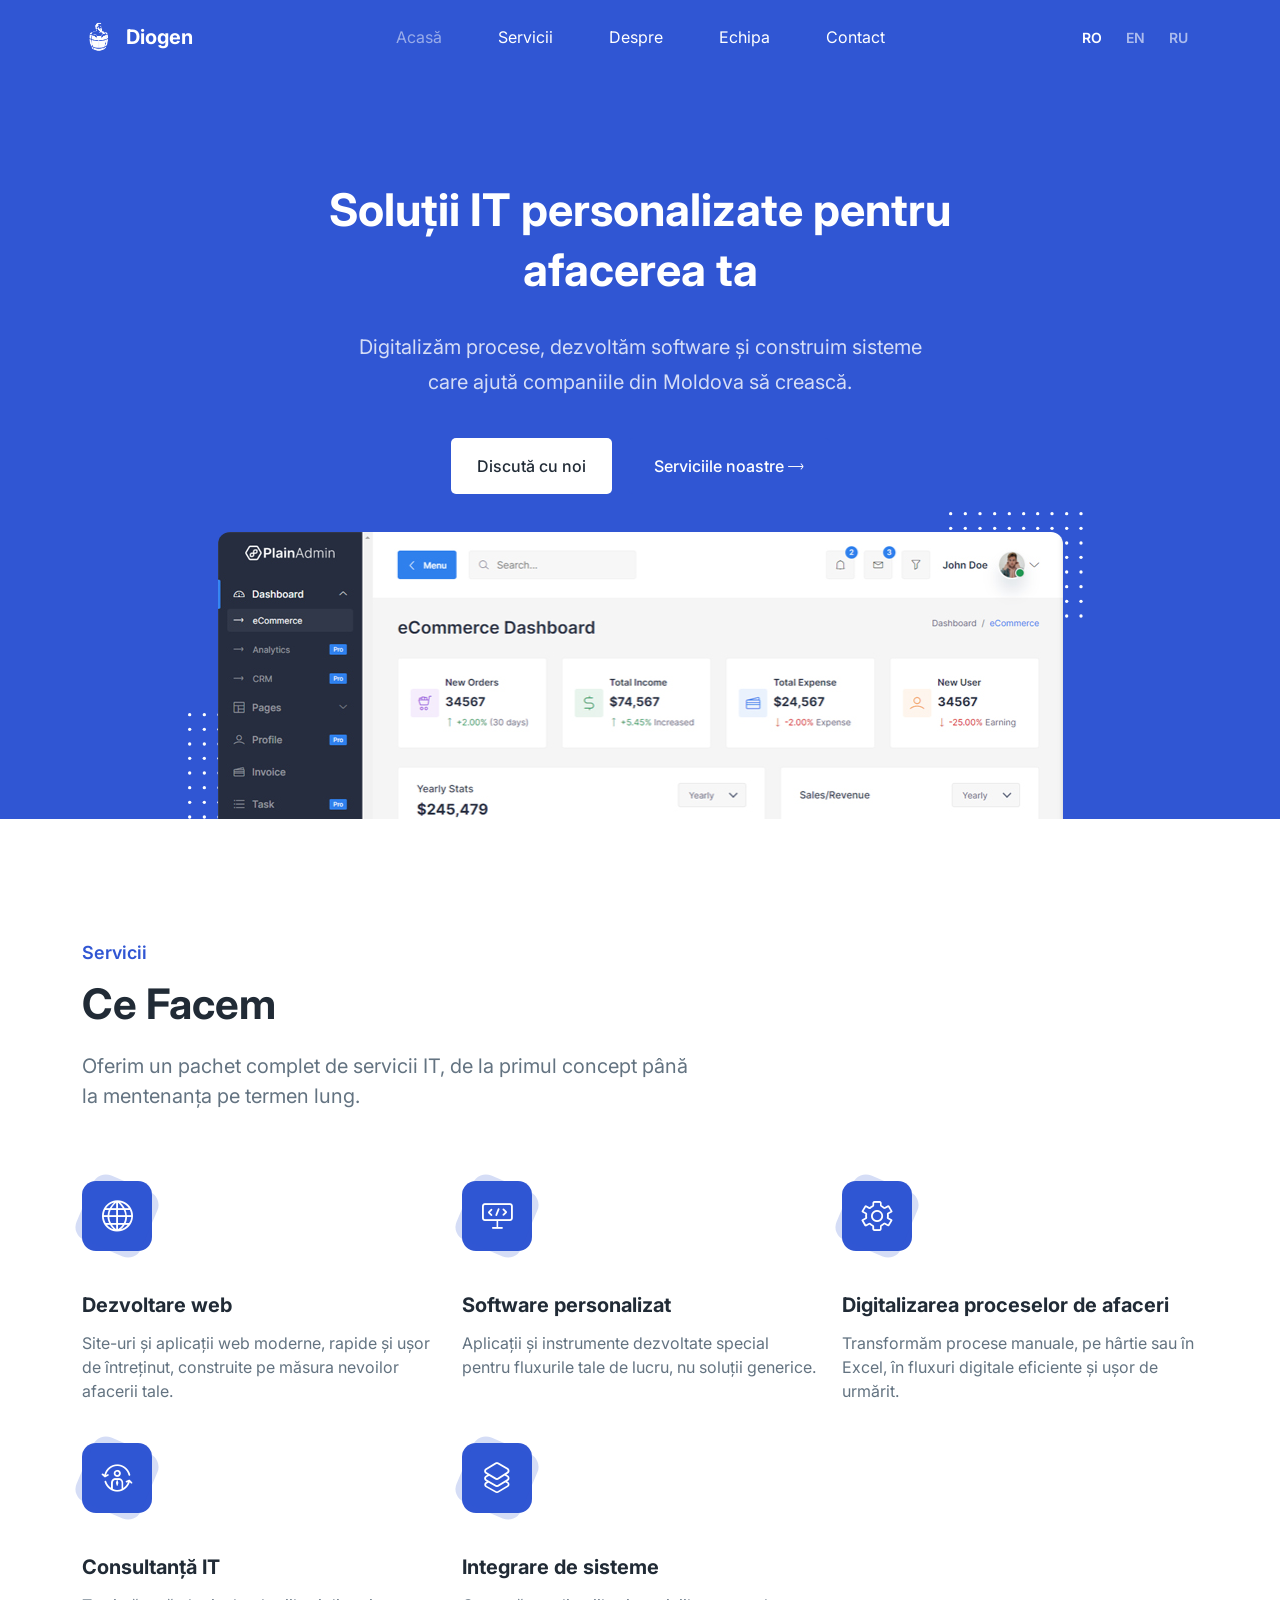
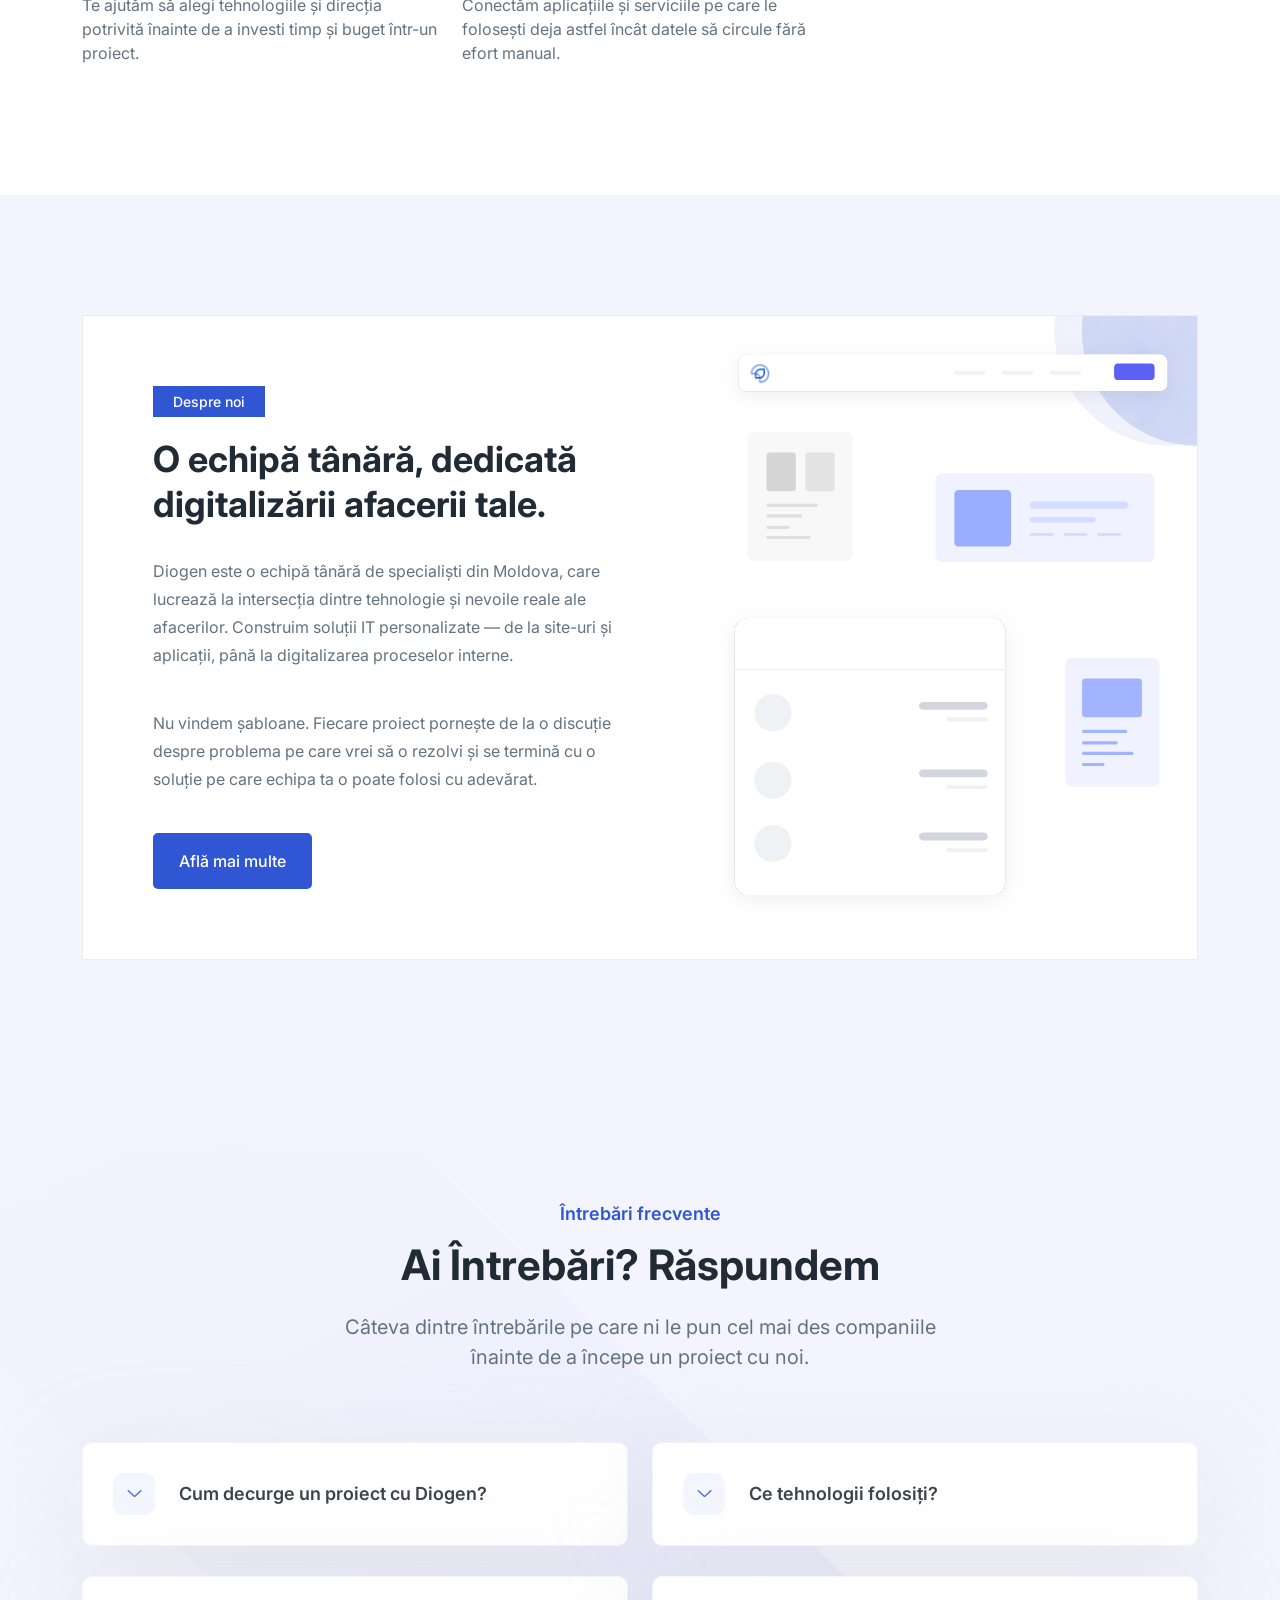
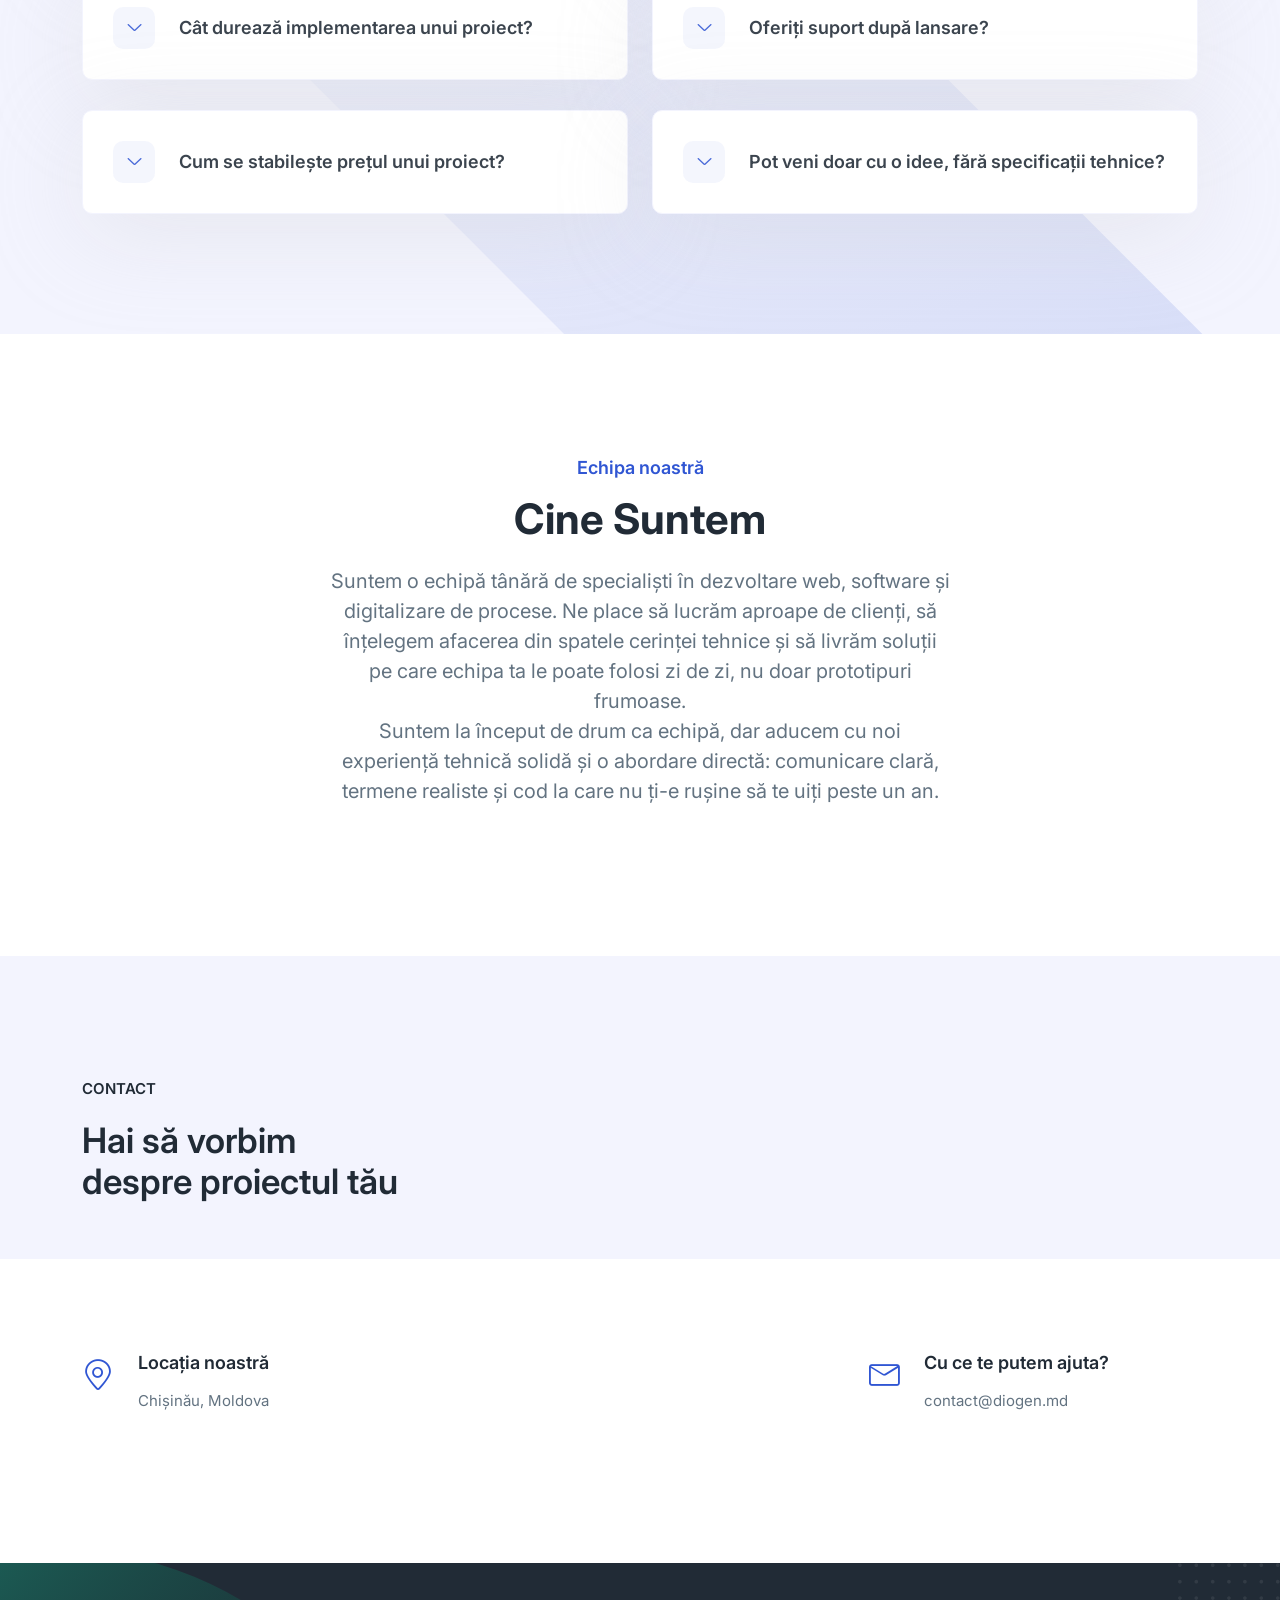
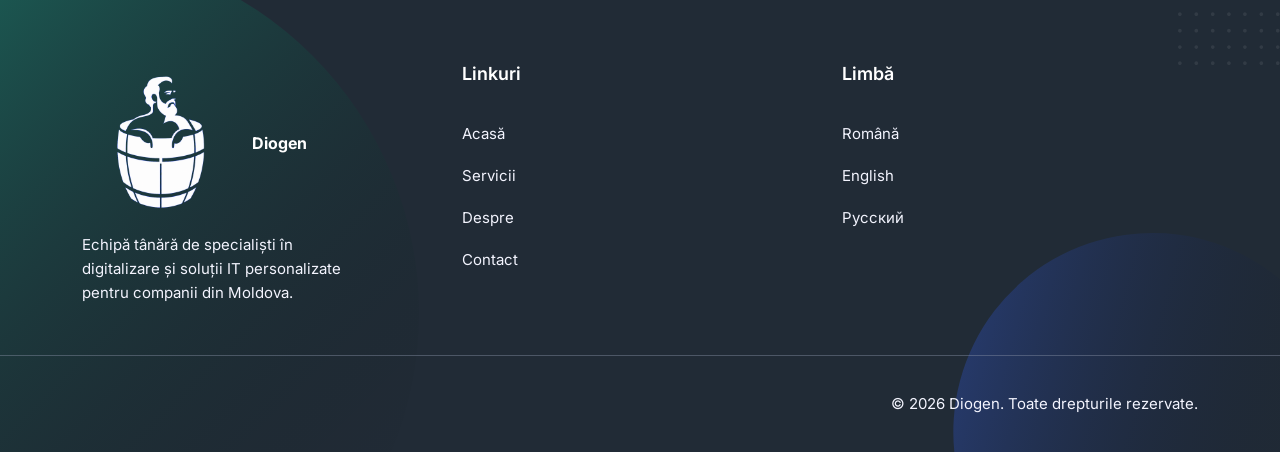
<file: index.html>
<!DOCTYPE html>
<html lang="ro">
  <head>
    <meta charset="UTF-8" />
    <meta http-equiv="X-UA-Compatible" content="IE=edge" />
    <meta name="viewport" content="width=device-width, initial-scale=1.0" />
    <title>Diogen | Digitalizare și soluții IT în Moldova</title>

    <!-- Primary Meta Tags -->
    <meta
      name="title"
      content="Diogen | Digitalizare și soluții IT în Moldova"
    />
    <meta
      name="description"
      content="Diogen este o echipă tânără de specialiști care oferă servicii de digitalizare și soluții IT personalizate pentru companii din Moldova."
    />

    <!-- Open Graph / Facebook -->
    <meta property="og:type" content="website" />
    <meta property="og:url" content="https://diogen.md/" />
    <meta
      property="og:title"
      content="Diogen | Digitalizare și soluții IT în Moldova"
    />
    <meta
      property="og:description"
      content="Diogen este o echipă tânără de specialiști care oferă servicii de digitalizare și soluții IT personalizate pentru companii din Moldova."
    />

    <!-- Twitter -->
    <meta property="twitter:card" content="summary_large_image" />
    <meta property="twitter:url" content="https://diogen.md/" />
    <meta
      property="twitter:title"
      content="Diogen | Digitalizare și soluții IT în Moldova"
    />
    <meta
      property="twitter:description"
      content="Diogen este o echipă tânără de specialiști care oferă servicii de digitalizare și soluții IT personalizate pentru companii din Moldova."
    />

    <!--====== Favicon Icon ======-->
    <link
      rel="shortcut icon"
      href="assets/images/favicon.svg"
      type="image/svg"
    />

    <!-- ===== All CSS files ===== -->
    <link rel="stylesheet" href="assets/css/bootstrap.min.css" />
    <link rel="stylesheet" href="assets/css/animate.css" />
    <link rel="stylesheet" href="assets/css/lineicons.css" />
    <link rel="stylesheet" href="assets/css/ud-styles.css" />
  </head>
  <body>
    <!-- ====== Header Start ====== -->
    <header class="ud-header">
      <div class="container">
        <div class="row">
          <div class="col-lg-12">
            <nav class="navbar navbar-expand-lg">
              <a class="navbar-brand d-flex align-items-center" href="index.html">
                <img src="assets/images/logo/logo_white.png" alt="Diogen" class="ud-logo-icon ud-logo-icon-light" />
                <img src="assets/images/logo/logo_dark.png" alt="Diogen" class="ud-logo-icon ud-logo-icon-dark" />
                <span class="fw-bold ud-logo-text">Diogen</span>
              </a>
              <button class="navbar-toggler">
                <span class="toggler-icon"> </span>
                <span class="toggler-icon"> </span>
                <span class="toggler-icon"> </span>
              </button>

              <div class="navbar-collapse">
                <ul id="nav" class="navbar-nav mx-auto">
                  <li class="nav-item">
                    <a class="ud-menu-scroll" href="#home">Acasă</a>
                  </li>
                  <li class="nav-item">
                    <a class="ud-menu-scroll" href="#features">Servicii</a>
                  </li>
                  <li class="nav-item">
                    <a class="ud-menu-scroll" href="#about">Despre</a>
                  </li>
                  <li class="nav-item">
                    <a class="ud-menu-scroll" href="#team">Echipa</a>
                  </li>
                  <li class="nav-item">
                    <a class="ud-menu-scroll" href="#contact">Contact</a>
                  </li>
                </ul>
              </div>

              <div class="navbar-btn d-none d-sm-inline-block">
                <ul class="ud-lang-switcher">
                  <li><a href="index.html" class="active">RO</a></li>
                  <li><a href="en/index.html">EN</a></li>
                  <li><a href="ru/index.html">RU</a></li>
                </ul>
              </div>
            </nav>
          </div>
        </div>
      </div>
    </header>
    <!-- ====== Header End ====== -->

    <!-- ====== Hero Start ====== -->
    <section class="ud-hero" id="home">
      <div class="container">
        <div class="row">
          <div class="col-lg-12">
            <div class="ud-hero-content wow fadeInUp" data-wow-delay=".2s">
              <h1 class="ud-hero-title">
                Soluții IT personalizate pentru afacerea ta
              </h1>
              <p class="ud-hero-desc">
                Digitalizăm procese, dezvoltăm software și construim sisteme
                care ajută companiile din Moldova să crească.
              </p>
              <ul class="ud-hero-buttons">
                <li>
                  <a href="#contact" class="ud-main-btn ud-white-btn ud-menu-scroll">
                    Discută cu noi
                  </a>
                </li>
                <li>
                  <a href="#features" class="ud-main-btn ud-link-btn ud-menu-scroll">
                    Serviciile noastre <i class="lni lni-arrow-right"></i>
                  </a>
                </li>
              </ul>
            </div>
            <div class="ud-hero-image wow fadeInUp" data-wow-delay=".25s">
              <img src="assets/images/hero/hero-image.svg" alt="hero-image" />
              <img
                src="assets/images/hero/dotted-shape.svg"
                alt="shape"
                class="shape shape-1"
              />
              <img
                src="assets/images/hero/dotted-shape.svg"
                alt="shape"
                class="shape shape-2"
              />
            </div>
          </div>
        </div>
      </div>
    </section>
    <!-- ====== Hero End ====== -->

    <!-- ====== Features Start ====== -->
    <section id="features" class="ud-features">
      <div class="container">
        <div class="row">
          <div class="col-lg-12">
            <div class="ud-section-title">
              <span>Servicii</span>
              <h2>Ce facem</h2>
              <p>
                Oferim un pachet complet de servicii IT, de la primul concept
                până la mentenanța pe termen lung.
              </p>
            </div>
          </div>
        </div>
        <div class="row">
          <div class="col-lg-4 col-md-6">
            <div class="ud-single-feature wow fadeInUp" data-wow-delay=".1s">
              <div class="ud-feature-icon">
                <i class="lni lni-world"></i>
              </div>
              <div class="ud-feature-content">
                <h3 class="ud-feature-title">Dezvoltare web</h3>
                <p class="ud-feature-desc">
                  Site-uri și aplicații web moderne, rapide și ușor de
                  întreținut, construite pe măsura nevoilor afacerii tale.
                </p>
              </div>
            </div>
          </div>
          <div class="col-lg-4 col-md-6">
            <div class="ud-single-feature wow fadeInUp" data-wow-delay=".15s">
              <div class="ud-feature-icon">
                <i class="lni lni-code-alt"></i>
              </div>
              <div class="ud-feature-content">
                <h3 class="ud-feature-title">Software personalizat</h3>
                <p class="ud-feature-desc">
                  Aplicații și instrumente dezvoltate special pentru fluxurile
                  tale de lucru, nu soluții generice.
                </p>
              </div>
            </div>
          </div>
          <div class="col-lg-4 col-md-6">
            <div class="ud-single-feature wow fadeInUp" data-wow-delay=".2s">
              <div class="ud-feature-icon">
                <i class="lni lni-cog"></i>
              </div>
              <div class="ud-feature-content">
                <h3 class="ud-feature-title">
                  Digitalizarea proceselor de afaceri
                </h3>
                <p class="ud-feature-desc">
                  Transformăm procese manuale, pe hârtie sau în Excel, în
                  fluxuri digitale eficiente și ușor de urmărit.
                </p>
              </div>
            </div>
          </div>
          <div class="col-lg-4 col-md-6">
            <div class="ud-single-feature wow fadeInUp" data-wow-delay=".25s">
              <div class="ud-feature-icon">
                <i class="lni lni-consulting"></i>
              </div>
              <div class="ud-feature-content">
                <h3 class="ud-feature-title">Consultanță IT</h3>
                <p class="ud-feature-desc">
                  Te ajutăm să alegi tehnologiile și direcția potrivită
                  înainte de a investi timp și buget într-un proiect.
                </p>
              </div>
            </div>
          </div>
          <div class="col-lg-4 col-md-6">
            <div class="ud-single-feature wow fadeInUp" data-wow-delay=".3s">
              <div class="ud-feature-icon">
                <i class="lni lni-layers"></i>
              </div>
              <div class="ud-feature-content">
                <h3 class="ud-feature-title">Integrare de sisteme</h3>
                <p class="ud-feature-desc">
                  Conectăm aplicațiile și serviciile pe care le folosești deja
                  astfel încât datele să circule fără efort manual.
                </p>
              </div>
            </div>
          </div>
        </div>
      </div>
    </section>
    <!-- ====== Features End ====== -->

    <!-- ====== About Start ====== -->
    <section id="about" class="ud-about">
      <div class="container">
        <div class="ud-about-wrapper wow fadeInUp" data-wow-delay=".2s">
          <div class="ud-about-content-wrapper">
            <div class="ud-about-content">
              <span class="tag">Despre noi</span>
              <h2>O echipă tânără, dedicată digitalizării afacerii tale.</h2>
              <p>
                Diogen este o echipă tânără de specialiști din Moldova, care
                lucrează la intersecția dintre tehnologie și nevoile reale ale
                afacerilor. Construim soluții IT personalizate — de la site-uri
                și aplicații, până la digitalizarea proceselor interne.
              </p>
              <p>
                Nu vindem șabloane. Fiecare proiect pornește de la o discuție
                despre problema pe care vrei să o rezolvi și se termină cu o
                soluție pe care echipa ta o poate folosi cu adevărat.
              </p>
              <a href="#contact" class="ud-main-btn ud-menu-scroll">Află mai multe</a>
            </div>
          </div>
          <div class="ud-about-image">
            <img src="assets/images/about/about-image.svg" alt="about-image" />
          </div>
        </div>
      </div>
    </section>
    <!-- ====== About End ====== -->

    <!-- ====== FAQ Start ====== -->
    <section id="faq" class="ud-faq">
      <div class="shape">
        <img src="assets/images/faq/shape.svg" alt="shape" />
      </div>
      <div class="container">
        <div class="row">
          <div class="col-lg-12">
            <div class="ud-section-title text-center mx-auto">
              <span>Întrebări frecvente</span>
              <h2>Ai întrebări? Răspundem</h2>
              <p>
                Câteva dintre întrebările pe care ni le pun cel mai des
                companiile înainte de a începe un proiect cu noi.
              </p>
            </div>
          </div>
        </div>

        <div class="row">
          <div class="col-lg-6">
            <div class="ud-single-faq wow fadeInUp" data-wow-delay=".1s">
              <div class="accordion">
                <button
                  class="ud-faq-btn collapsed"
                  data-bs-toggle="collapse"
                  data-bs-target="#collapseOne"
                >
                  <span class="icon flex-shrink-0">
                    <i class="lni lni-chevron-down"></i>
                  </span>
                  <span>Cum decurge un proiect cu Diogen?</span>
                </button>
                <div id="collapseOne" class="accordion-collapse collapse">
                  <div class="ud-faq-body">
                    Pornim de la o discuție despre obiectivele tale, urmată de
                    o propunere clară de scop și cost. Odată agreat proiectul,
                    lucrăm în etape scurte, cu verificări periodice, astfel
                    încât să vezi progresul constant, nu doar rezultatul final.
                  </div>
                </div>
              </div>
            </div>
            <div class="ud-single-faq wow fadeInUp" data-wow-delay=".15s">
              <div class="accordion">
                <button
                  class="ud-faq-btn collapsed"
                  data-bs-toggle="collapse"
                  data-bs-target="#collapseTwo"
                >
                  <span class="icon flex-shrink-0">
                    <i class="lni lni-chevron-down"></i>
                  </span>
                  <span>Cât durează implementarea unui proiect?</span>
                </button>
                <div id="collapseTwo" class="accordion-collapse collapse">
                  <div class="ud-faq-body">
                    Depinde de complexitate — un site de prezentare poate dura
                    câteva săptămâni, în timp ce digitalizarea unui proces
                    intern sau un sistem personalizat poate dura câteva luni.
                    Îți oferim o estimare realistă încă din faza de discuții.
                  </div>
                </div>
              </div>
            </div>
            <div class="ud-single-faq wow fadeInUp" data-wow-delay=".2s">
              <div class="accordion">
                <button
                  class="ud-faq-btn collapsed"
                  data-bs-toggle="collapse"
                  data-bs-target="#collapseThree"
                >
                  <span class="icon flex-shrink-0">
                    <i class="lni lni-chevron-down"></i>
                  </span>
                  <span>Cum se stabilește prețul unui proiect?</span>
                </button>
                <div id="collapseThree" class="accordion-collapse collapse">
                  <div class="ud-faq-body">
                    Prețul depinde de amploarea proiectului și de tehnologiile
                    implicate. După discuția inițială primești o ofertă cu
                    scopul lucrării și costul estimat, fără costuri ascunse.
                  </div>
                </div>
              </div>
            </div>
          </div>
          <div class="col-lg-6">
            <div class="ud-single-faq wow fadeInUp" data-wow-delay=".1s">
              <div class="accordion">
                <button
                  class="ud-faq-btn collapsed"
                  data-bs-toggle="collapse"
                  data-bs-target="#collapseFour"
                >
                  <span class="icon flex-shrink-0">
                    <i class="lni lni-chevron-down"></i>
                  </span>
                  <span>Ce tehnologii folosiți?</span>
                </button>
                <div id="collapseFour" class="accordion-collapse collapse">
                  <div class="ud-faq-body">
                    Alegem tehnologia în funcție de proiect, nu invers.
                    Lucrăm de obicei cu stack-uri web moderne, iar pentru
                    integrări și automatizări adaptăm soluția la sistemele pe
                    care le ai deja.
                  </div>
                </div>
              </div>
            </div>
            <div class="ud-single-faq wow fadeInUp" data-wow-delay=".15s">
              <div class="accordion">
                <button
                  class="ud-faq-btn collapsed"
                  data-bs-toggle="collapse"
                  data-bs-target="#collapseFive"
                >
                  <span class="icon flex-shrink-0">
                    <i class="lni lni-chevron-down"></i>
                  </span>
                  <span>Oferiți suport după lansare?</span>
                </button>
                <div id="collapseFive" class="accordion-collapse collapse">
                  <div class="ud-faq-body">
                    Da. După lansare rămânem disponibili pentru mentenanță,
                    remedierea eventualelor probleme și dezvoltarea de noi
                    funcționalități, pe măsură ce afacerea ta crește.
                  </div>
                </div>
              </div>
            </div>
            <div class="ud-single-faq wow fadeInUp" data-wow-delay=".2s">
              <div class="accordion">
                <button
                  class="ud-faq-btn collapsed"
                  data-bs-toggle="collapse"
                  data-bs-target="#collapseSix"
                >
                  <span class="icon flex-shrink-0">
                    <i class="lni lni-chevron-down"></i>
                  </span>
                  <span>Pot veni doar cu o idee, fără specificații tehnice?</span>
                </button>
                <div id="collapseSix" class="accordion-collapse collapse">
                  <div class="ud-faq-body">
                    Da, te ajutăm chiar noi să transformăm ideea într-un plan
                    tehnic clar. Nu ai nevoie de cunoștințe tehnice pentru a
                    începe o discuție cu noi.
                  </div>
                </div>
              </div>
            </div>
          </div>
        </div>
      </div>
    </section>
    <!-- ====== FAQ End ====== -->

    <!-- ====== Team Start ====== -->
    <section id="team" class="ud-team">
      <div class="container">
        <div class="row">
          <div class="col-lg-8 mx-auto">
            <div class="ud-section-title mx-auto text-center">
              <span>Echipa noastră</span>
              <h2>Cine suntem</h2>
              <p>
                Suntem o echipă tânără de specialiști în dezvoltare web,
                software și digitalizare de procese. Ne place să lucrăm
                aproape de clienți, să înțelegem afacerea din spatele
                cerinței tehnice și să livrăm soluții pe care echipa ta le
                poate folosi zi de zi, nu doar prototipuri frumoase.
              </p>
              <p>
                Suntem la început de drum ca echipă, dar aducem cu noi
                experiență tehnică solidă și o abordare directă: comunicare
                clară, termene realiste și cod la care nu ți-e rușine să te
                uiți peste un an.
              </p>
            </div>
          </div>
        </div>
      </div>
    </section>
    <!-- ====== Team End ====== -->

    <!-- ====== Contact Start ====== -->
    <section id="contact" class="ud-contact">
      <div class="container">
        <div class="row align-items-center">
          <div class="col-lg-12">
            <div class="ud-contact-content-wrapper">
              <div class="ud-contact-title">
                <span>CONTACT</span>
                <h2>
                  Hai să vorbim <br />
                  despre proiectul tău
                </h2>
              </div>
              <!-- TODO: replace placeholder contact details with real ones once available -->
              <div class="ud-contact-info-wrapper">
                <div class="ud-single-info">
                  <div class="ud-info-icon">
                    <i class="lni lni-map-marker"></i>
                  </div>
                  <div class="ud-info-meta">
                    <h5>Locația noastră</h5>
                    <p>Chișinău, Moldova</p>
                  </div>
                </div>
                <div class="ud-single-info">
                  <div class="ud-info-icon">
                    <i class="lni lni-envelope"></i>
                  </div>
                  <div class="ud-info-meta">
                    <h5>Cu ce te putem ajuta?</h5>
                    <p>contact@diogen.md</p>
                  </div>
                </div>
              </div>
            </div>
          </div>
        </div>
      </div>
    </section>
    <!-- ====== Contact End ====== -->

    <!-- ====== Footer Start ====== -->
    <footer class="ud-footer wow fadeInUp" data-wow-delay=".15s">
      <div class="shape shape-1">
        <img src="assets/images/footer/shape-1.svg" alt="shape" />
      </div>
      <div class="shape shape-2">
        <img src="assets/images/footer/shape-2.svg" alt="shape" />
      </div>
      <div class="shape shape-3">
        <img src="assets/images/footer/shape-3.svg" alt="shape" />
      </div>
      <div class="ud-footer-widgets">
        <div class="container">
          <div class="row">
            <div class="col-lg-4 col-md-6">
              <div class="ud-widget">
                <a href="index.html" class="ud-footer-logo d-flex align-items-center">
                  <img src="assets/images/logo/logo_white.png" alt="Diogen" class="ud-logo-icon" />
                  <span class="fw-bold text-white ud-logo-text">Diogen</span>
                </a>
                <p class="ud-widget-desc">
                  Echipă tânără de specialiști în digitalizare și soluții IT
                  personalizate pentru companii din Moldova.
                </p>
              </div>
            </div>

            <div class="col-lg-4 col-md-6">
              <div class="ud-widget">
                <h5 class="ud-widget-title">Linkuri</h5>
                <ul class="ud-widget-links">
                  <li>
                    <a href="index.html#home">Acasă</a>
                  </li>
                  <li>
                    <a href="index.html#features">Servicii</a>
                  </li>
                  <li>
                    <a href="index.html#about">Despre</a>
                  </li>
                  <li>
                    <a href="index.html#contact">Contact</a>
                  </li>
                </ul>
              </div>
            </div>
            <div class="col-lg-4 col-md-6">
              <div class="ud-widget">
                <h5 class="ud-widget-title">Limbă</h5>
                <ul class="ud-widget-links">
                  <li><a href="index.html">Română</a></li>
                  <li><a href="en/index.html">English</a></li>
                  <li><a href="ru/index.html">Русский</a></li>
                </ul>
              </div>
            </div>
          </div>
        </div>
      </div>
      <div class="ud-footer-bottom">
        <div class="container">
          <div class="row">
            <div class="col-md-12 text-center">
              <p class="ud-footer-bottom-right">
                © 2026 Diogen. Toate drepturile rezervate.
              </p>
            </div>
          </div>
        </div>
      </div>
    </footer>
    <!-- ====== Footer End ====== -->

    <!-- ====== Back To Top Start ====== -->
    <a href="javascript:void(0)" class="back-to-top">
      <i class="lni lni-chevron-up"> </i>
    </a>
    <!-- ====== Back To Top End ====== -->

    <!-- ====== All Javascript Files ====== -->
    <script src="assets/js/bootstrap.bundle.min.js"></script>
    <script src="assets/js/wow.min.js"></script>
    <script src="assets/js/main.js"></script>
    <script>
      // ==== for menu scroll
      const pageLink = document.querySelectorAll(".ud-menu-scroll");

      pageLink.forEach((elem) => {
        elem.addEventListener("click", (e) => {
          e.preventDefault();
          document.querySelector(elem.getAttribute("href")).scrollIntoView({
            behavior: "smooth",
            offsetTop: 1 - 60,
          });
        });
      });

      // section menu active
      function onScroll(event) {
        const sections = document.querySelectorAll(".ud-menu-scroll");
        const scrollPos =
          window.pageYOffset ||
          document.documentElement.scrollTop ||
          document.body.scrollTop;

        for (let i = 0; i < sections.length; i++) {
          const currLink = sections[i];
          const val = currLink.getAttribute("href");
          const refElement = document.querySelector(val);
          const scrollTopMinus = scrollPos + 73;
          if (
            refElement.offsetTop <= scrollTopMinus &&
            refElement.offsetTop + refElement.offsetHeight > scrollTopMinus
          ) {
            document
              .querySelector(".ud-menu-scroll")
              .classList.remove("active");
            currLink.classList.add("active");
          } else {
            currLink.classList.remove("active");
          }
        }
      }

      window.document.addEventListener("scroll", onScroll);
    </script>
  </body>
</html>
</file>
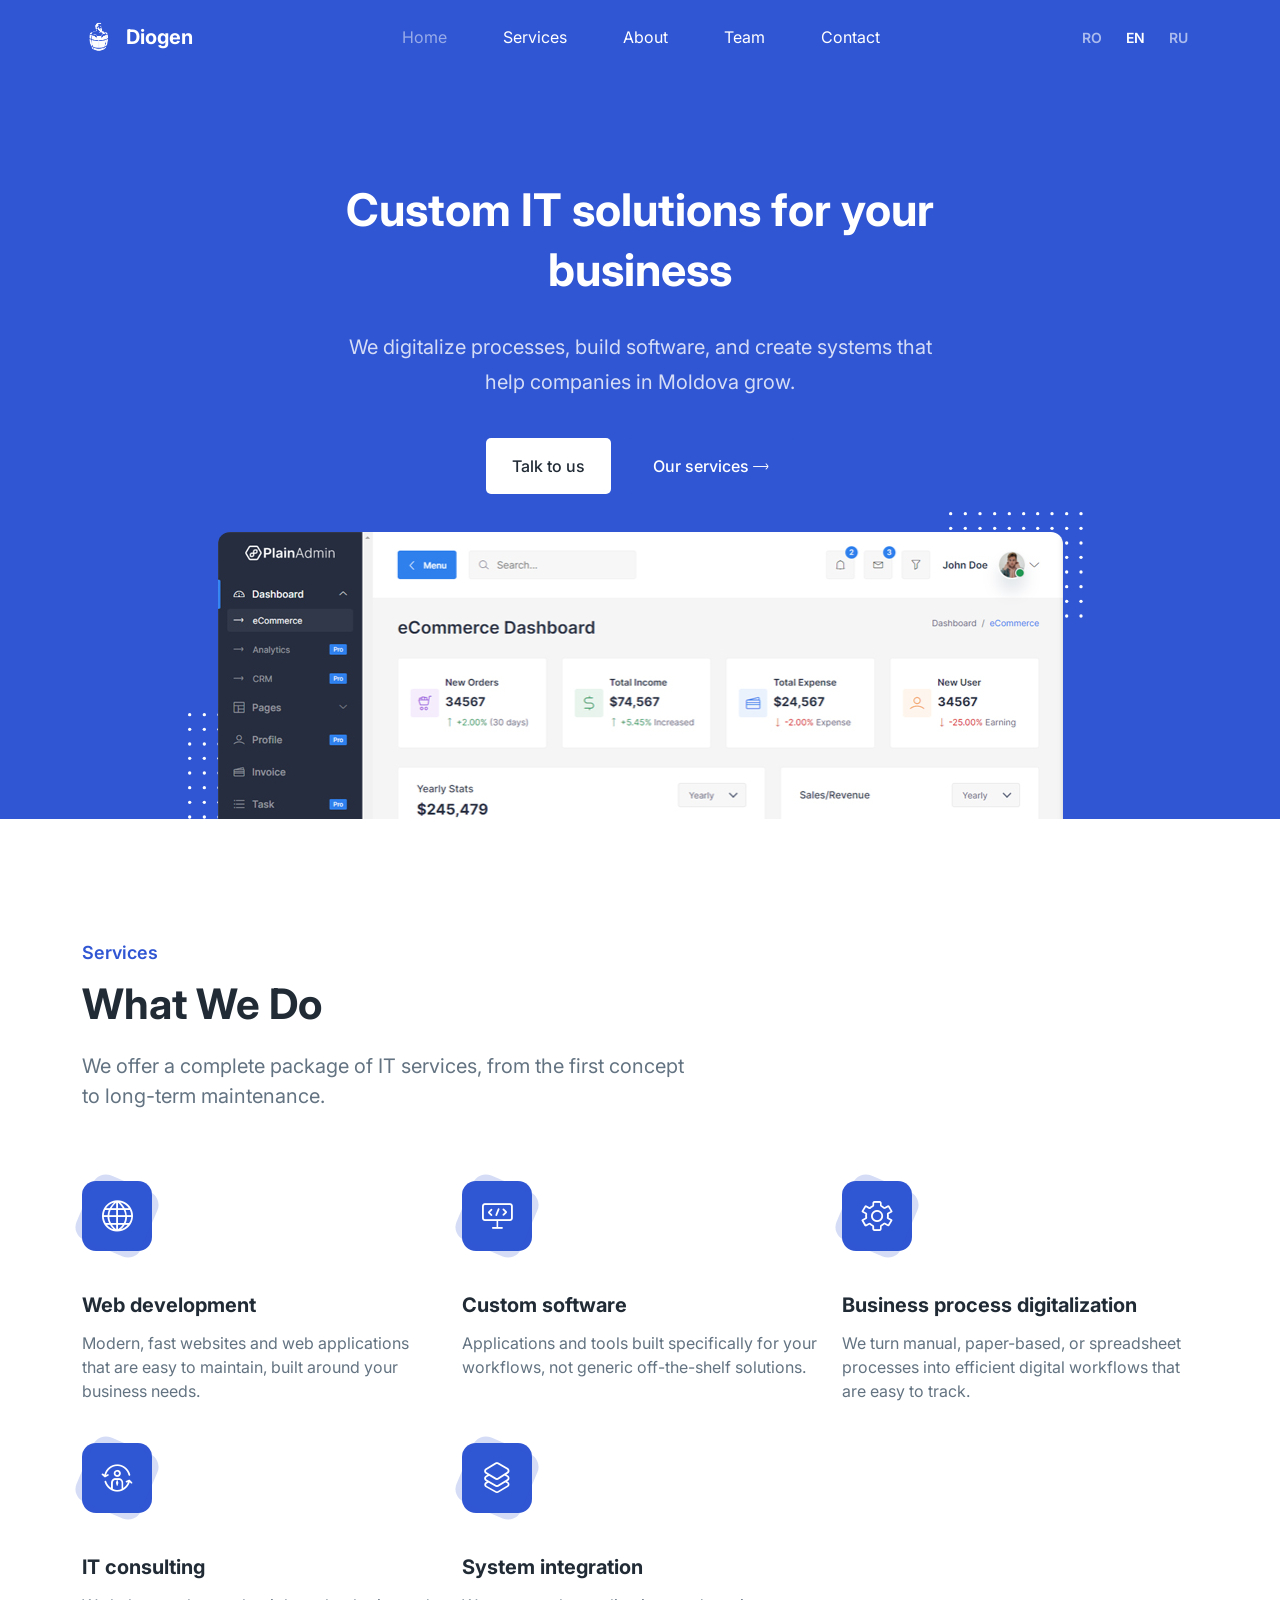
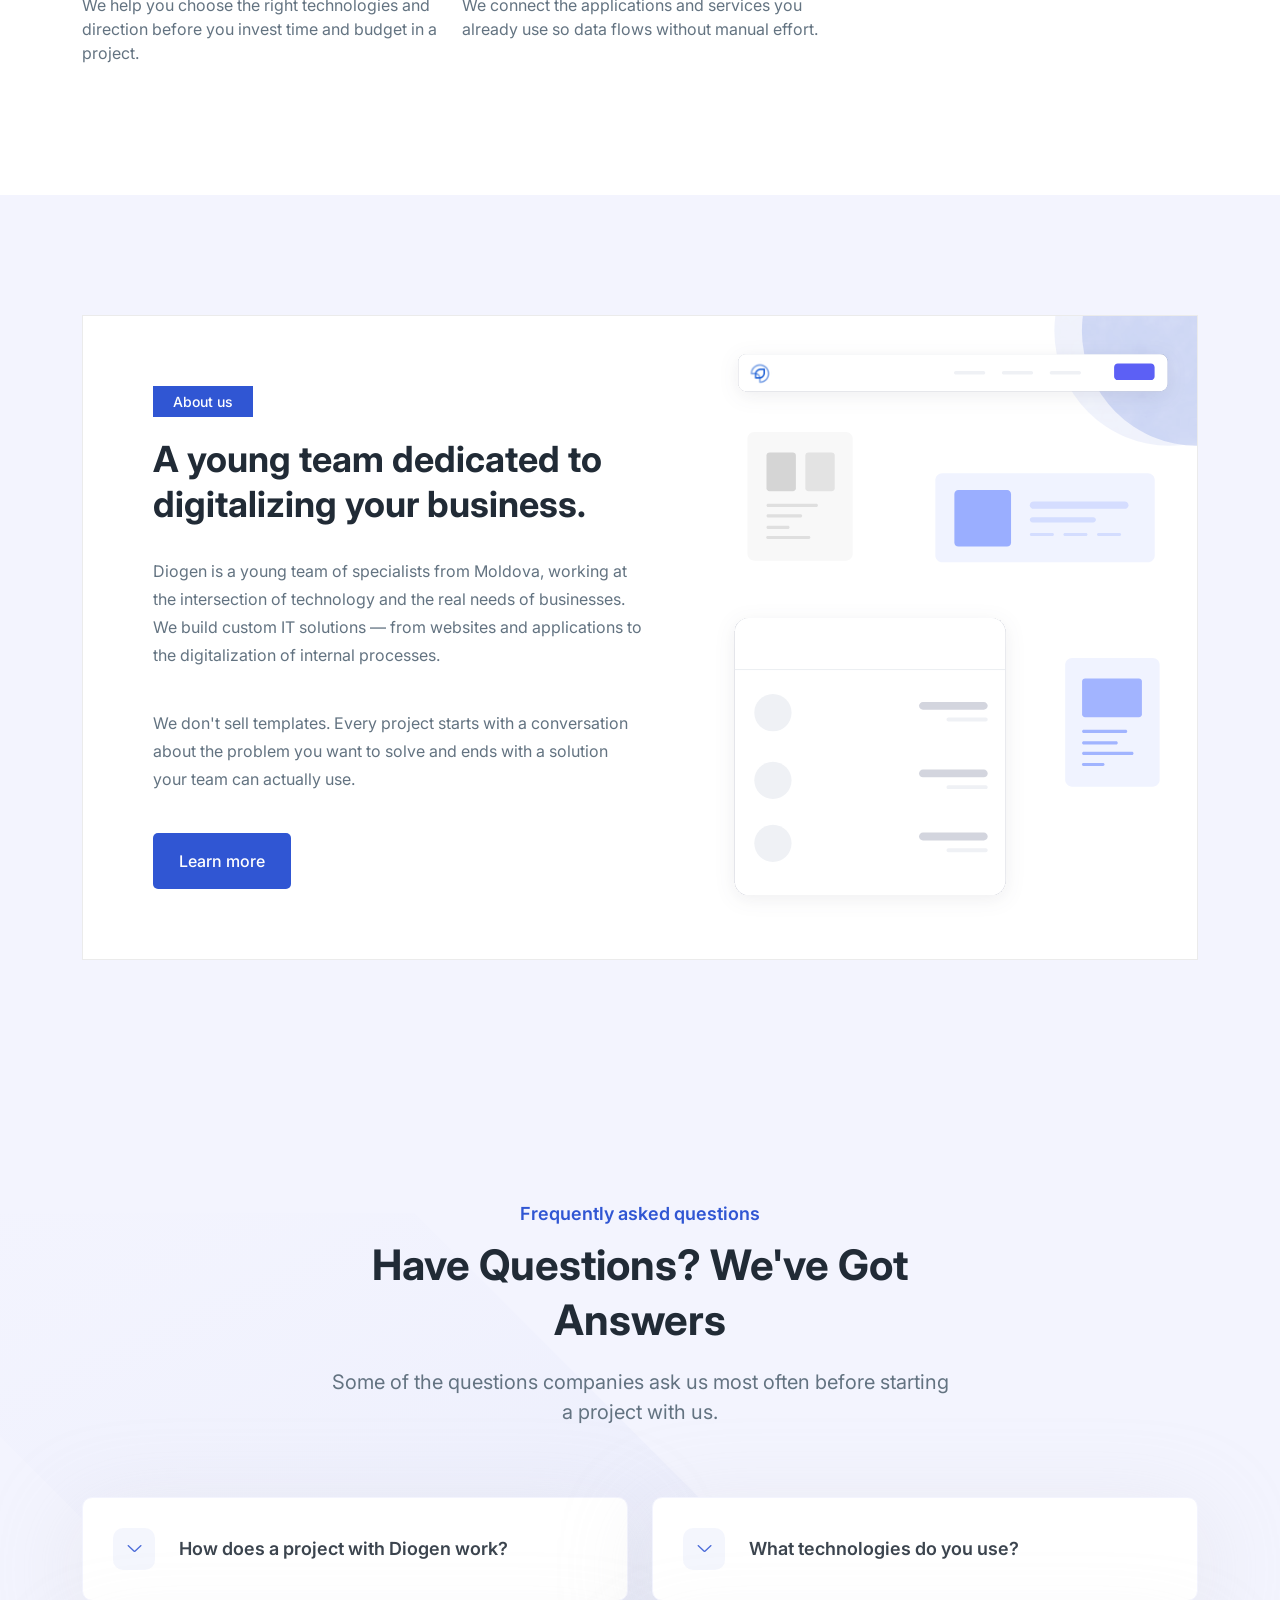
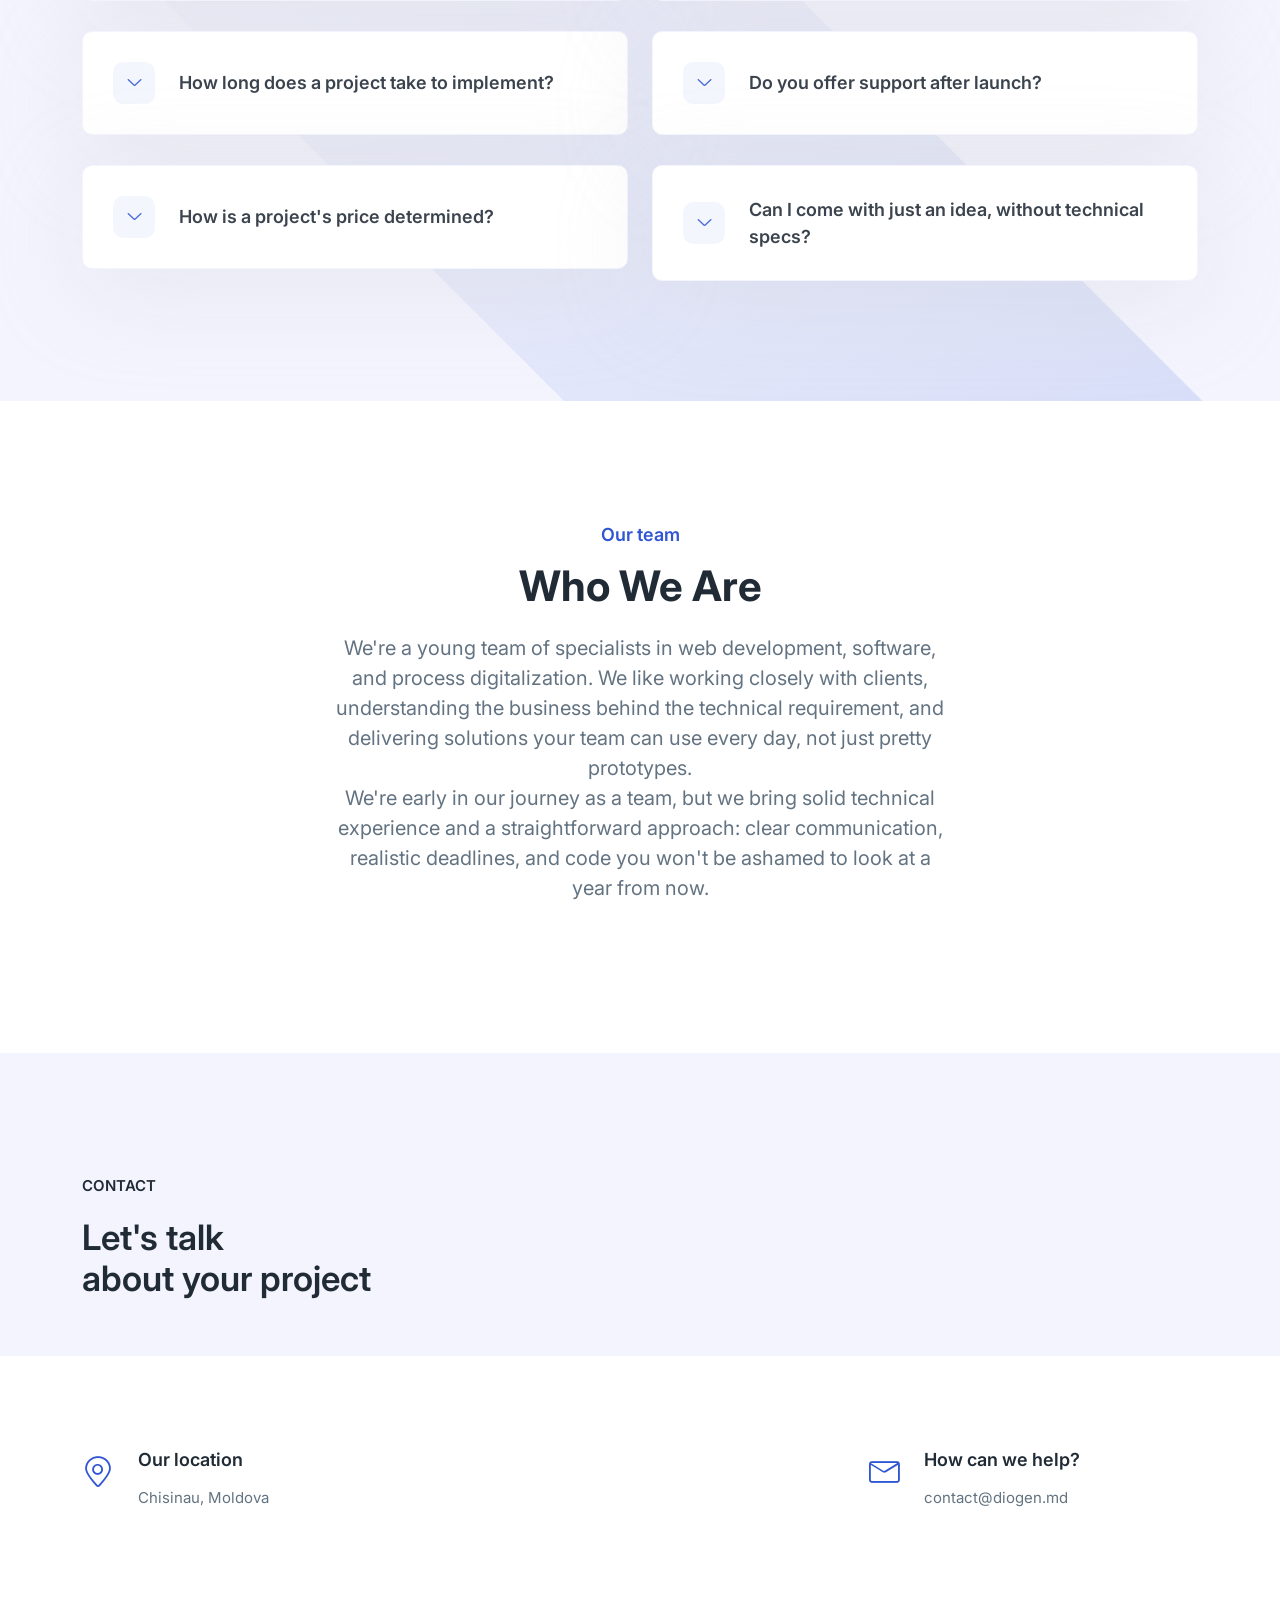
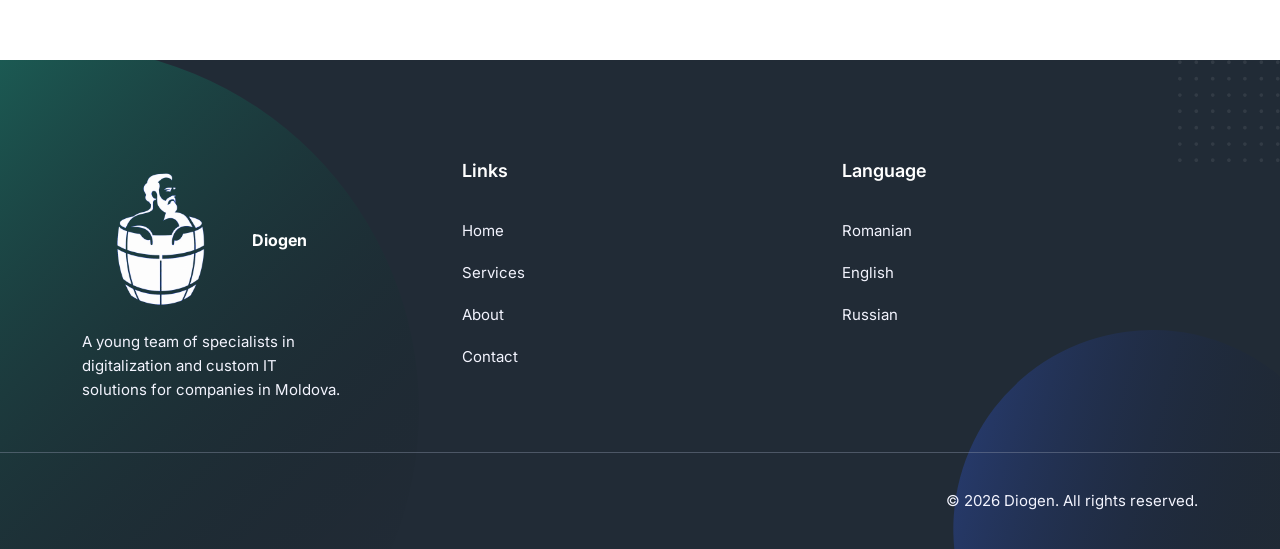
<file: en/index.html>
<!DOCTYPE html>
<html lang="en">
  <head>
    <meta charset="UTF-8" />
    <meta http-equiv="X-UA-Compatible" content="IE=edge" />
    <meta name="viewport" content="width=device-width, initial-scale=1.0" />
    <title>Diogen | IT Solutions & Digitalization in Moldova</title>

    <!-- Primary Meta Tags -->
    <meta
      name="title"
      content="Diogen | IT Solutions & Digitalization in Moldova"
    />
    <meta
      name="description"
      content="Diogen is a young team of specialists delivering digitalization services and custom IT solutions for companies in Moldova."
    />

    <!-- Open Graph / Facebook -->
    <meta property="og:type" content="website" />
    <meta property="og:url" content="https://diogen.md/en/" />
    <meta
      property="og:title"
      content="Diogen | IT Solutions & Digitalization in Moldova"
    />
    <meta
      property="og:description"
      content="Diogen is a young team of specialists delivering digitalization services and custom IT solutions for companies in Moldova."
    />

    <!-- Twitter -->
    <meta property="twitter:card" content="summary_large_image" />
    <meta property="twitter:url" content="https://diogen.md/en/" />
    <meta
      property="twitter:title"
      content="Diogen | IT Solutions & Digitalization in Moldova"
    />
    <meta
      property="twitter:description"
      content="Diogen is a young team of specialists delivering digitalization services and custom IT solutions for companies in Moldova."
    />

    <!--====== Favicon Icon ======-->
    <link
      rel="shortcut icon"
      href="../assets/images/favicon.svg"
      type="image/svg"
    />

    <!-- ===== All CSS files ===== -->
    <link rel="stylesheet" href="../assets/css/bootstrap.min.css" />
    <link rel="stylesheet" href="../assets/css/animate.css" />
    <link rel="stylesheet" href="../assets/css/lineicons.css" />
    <link rel="stylesheet" href="../assets/css/ud-styles.css" />
  </head>
  <body>
    <!-- ====== Header Start ====== -->
    <header class="ud-header">
      <div class="container">
        <div class="row">
          <div class="col-lg-12">
            <nav class="navbar navbar-expand-lg">
              <a class="navbar-brand d-flex align-items-center" href="index.html">
                <img src="../assets/images/logo/logo_white.png" alt="Diogen" class="ud-logo-icon ud-logo-icon-light" />
                <img src="../assets/images/logo/logo_dark.png" alt="Diogen" class="ud-logo-icon ud-logo-icon-dark" />
                <span class="fw-bold ud-logo-text">Diogen</span>
              </a>
              <button class="navbar-toggler">
                <span class="toggler-icon"> </span>
                <span class="toggler-icon"> </span>
                <span class="toggler-icon"> </span>
              </button>

              <div class="navbar-collapse">
                <ul id="nav" class="navbar-nav mx-auto">
                  <li class="nav-item">
                    <a class="ud-menu-scroll" href="#home">Home</a>
                  </li>
                  <li class="nav-item">
                    <a class="ud-menu-scroll" href="#features">Services</a>
                  </li>
                  <li class="nav-item">
                    <a class="ud-menu-scroll" href="#about">About</a>
                  </li>
                  <li class="nav-item">
                    <a class="ud-menu-scroll" href="#team">Team</a>
                  </li>
                  <li class="nav-item">
                    <a class="ud-menu-scroll" href="#contact">Contact</a>
                  </li>
                </ul>
              </div>

              <div class="navbar-btn d-none d-sm-inline-block">
                <ul class="ud-lang-switcher">
                  <li><a href="../index.html">RO</a></li>
                  <li><a href="index.html" class="active">EN</a></li>
                  <li><a href="../ru/index.html">RU</a></li>
                </ul>
              </div>
            </nav>
          </div>
        </div>
      </div>
    </header>
    <!-- ====== Header End ====== -->

    <!-- ====== Hero Start ====== -->
    <section class="ud-hero" id="home">
      <div class="container">
        <div class="row">
          <div class="col-lg-12">
            <div class="ud-hero-content wow fadeInUp" data-wow-delay=".2s">
              <h1 class="ud-hero-title">
                Custom IT solutions for your business
              </h1>
              <p class="ud-hero-desc">
                We digitalize processes, build software, and create systems
                that help companies in Moldova grow.
              </p>
              <ul class="ud-hero-buttons">
                <li>
                  <a href="#contact" class="ud-main-btn ud-white-btn ud-menu-scroll">
                    Talk to us
                  </a>
                </li>
                <li>
                  <a href="#features" class="ud-main-btn ud-link-btn ud-menu-scroll">
                    Our services <i class="lni lni-arrow-right"></i>
                  </a>
                </li>
              </ul>
            </div>
            <div class="ud-hero-image wow fadeInUp" data-wow-delay=".25s">
              <img src="../assets/images/hero/hero-image.svg" alt="hero-image" />
              <img
                src="../assets/images/hero/dotted-shape.svg"
                alt="shape"
                class="shape shape-1"
              />
              <img
                src="../assets/images/hero/dotted-shape.svg"
                alt="shape"
                class="shape shape-2"
              />
            </div>
          </div>
        </div>
      </div>
    </section>
    <!-- ====== Hero End ====== -->

    <!-- ====== Features Start ====== -->
    <section id="features" class="ud-features">
      <div class="container">
        <div class="row">
          <div class="col-lg-12">
            <div class="ud-section-title">
              <span>Services</span>
              <h2>What we do</h2>
              <p>
                We offer a complete package of IT services, from the first
                concept to long-term maintenance.
              </p>
            </div>
          </div>
        </div>
        <div class="row">
          <div class="col-lg-4 col-md-6">
            <div class="ud-single-feature wow fadeInUp" data-wow-delay=".1s">
              <div class="ud-feature-icon">
                <i class="lni lni-world"></i>
              </div>
              <div class="ud-feature-content">
                <h3 class="ud-feature-title">Web development</h3>
                <p class="ud-feature-desc">
                  Modern, fast websites and web applications that are easy to
                  maintain, built around your business needs.
                </p>
              </div>
            </div>
          </div>
          <div class="col-lg-4 col-md-6">
            <div class="ud-single-feature wow fadeInUp" data-wow-delay=".15s">
              <div class="ud-feature-icon">
                <i class="lni lni-code-alt"></i>
              </div>
              <div class="ud-feature-content">
                <h3 class="ud-feature-title">Custom software</h3>
                <p class="ud-feature-desc">
                  Applications and tools built specifically for your
                  workflows, not generic off-the-shelf solutions.
                </p>
              </div>
            </div>
          </div>
          <div class="col-lg-4 col-md-6">
            <div class="ud-single-feature wow fadeInUp" data-wow-delay=".2s">
              <div class="ud-feature-icon">
                <i class="lni lni-cog"></i>
              </div>
              <div class="ud-feature-content">
                <h3 class="ud-feature-title">
                  Business process digitalization
                </h3>
                <p class="ud-feature-desc">
                  We turn manual, paper-based, or spreadsheet processes into
                  efficient digital workflows that are easy to track.
                </p>
              </div>
            </div>
          </div>
          <div class="col-lg-4 col-md-6">
            <div class="ud-single-feature wow fadeInUp" data-wow-delay=".25s">
              <div class="ud-feature-icon">
                <i class="lni lni-consulting"></i>
              </div>
              <div class="ud-feature-content">
                <h3 class="ud-feature-title">IT consulting</h3>
                <p class="ud-feature-desc">
                  We help you choose the right technologies and direction
                  before you invest time and budget in a project.
                </p>
              </div>
            </div>
          </div>
          <div class="col-lg-4 col-md-6">
            <div class="ud-single-feature wow fadeInUp" data-wow-delay=".3s">
              <div class="ud-feature-icon">
                <i class="lni lni-layers"></i>
              </div>
              <div class="ud-feature-content">
                <h3 class="ud-feature-title">System integration</h3>
                <p class="ud-feature-desc">
                  We connect the applications and services you already use so
                  data flows without manual effort.
                </p>
              </div>
            </div>
          </div>
        </div>
      </div>
    </section>
    <!-- ====== Features End ====== -->

    <!-- ====== About Start ====== -->
    <section id="about" class="ud-about">
      <div class="container">
        <div class="ud-about-wrapper wow fadeInUp" data-wow-delay=".2s">
          <div class="ud-about-content-wrapper">
            <div class="ud-about-content">
              <span class="tag">About us</span>
              <h2>A young team dedicated to digitalizing your business.</h2>
              <p>
                Diogen is a young team of specialists from Moldova, working at
                the intersection of technology and the real needs of
                businesses. We build custom IT solutions — from websites and
                applications to the digitalization of internal processes.
              </p>
              <p>
                We don't sell templates. Every project starts with a
                conversation about the problem you want to solve and ends
                with a solution your team can actually use.
              </p>
              <a href="#contact" class="ud-main-btn ud-menu-scroll">Learn more</a>
            </div>
          </div>
          <div class="ud-about-image">
            <img src="../assets/images/about/about-image.svg" alt="about-image" />
          </div>
        </div>
      </div>
    </section>
    <!-- ====== About End ====== -->

    <!-- ====== FAQ Start ====== -->
    <section id="faq" class="ud-faq">
      <div class="shape">
        <img src="../assets/images/faq/shape.svg" alt="shape" />
      </div>
      <div class="container">
        <div class="row">
          <div class="col-lg-12">
            <div class="ud-section-title text-center mx-auto">
              <span>Frequently asked questions</span>
              <h2>Have questions? We've got answers</h2>
              <p>
                Some of the questions companies ask us most often before
                starting a project with us.
              </p>
            </div>
          </div>
        </div>

        <div class="row">
          <div class="col-lg-6">
            <div class="ud-single-faq wow fadeInUp" data-wow-delay=".1s">
              <div class="accordion">
                <button
                  class="ud-faq-btn collapsed"
                  data-bs-toggle="collapse"
                  data-bs-target="#collapseOne"
                >
                  <span class="icon flex-shrink-0">
                    <i class="lni lni-chevron-down"></i>
                  </span>
                  <span>How does a project with Diogen work?</span>
                </button>
                <div id="collapseOne" class="accordion-collapse collapse">
                  <div class="ud-faq-body">
                    We start with a conversation about your goals, followed by
                    a clear proposal covering scope and cost. Once the project
                    is agreed, we work in short stages with regular
                    check-ins, so you see steady progress, not just the final
                    result.
                  </div>
                </div>
              </div>
            </div>
            <div class="ud-single-faq wow fadeInUp" data-wow-delay=".15s">
              <div class="accordion">
                <button
                  class="ud-faq-btn collapsed"
                  data-bs-toggle="collapse"
                  data-bs-target="#collapseTwo"
                >
                  <span class="icon flex-shrink-0">
                    <i class="lni lni-chevron-down"></i>
                  </span>
                  <span>How long does a project take to implement?</span>
                </button>
                <div id="collapseTwo" class="accordion-collapse collapse">
                  <div class="ud-faq-body">
                    It depends on complexity — a presentation website can take
                    a few weeks, while digitalizing an internal process or a
                    custom system can take a few months. We give you a
                    realistic estimate right from the discussion phase.
                  </div>
                </div>
              </div>
            </div>
            <div class="ud-single-faq wow fadeInUp" data-wow-delay=".2s">
              <div class="accordion">
                <button
                  class="ud-faq-btn collapsed"
                  data-bs-toggle="collapse"
                  data-bs-target="#collapseThree"
                >
                  <span class="icon flex-shrink-0">
                    <i class="lni lni-chevron-down"></i>
                  </span>
                  <span>How is a project's price determined?</span>
                </button>
                <div id="collapseThree" class="accordion-collapse collapse">
                  <div class="ud-faq-body">
                    The price depends on the scope of the project and the
                    technologies involved. After the initial discussion, you
                    receive a proposal with the scope of work and the
                    estimated cost, with no hidden fees.
                  </div>
                </div>
              </div>
            </div>
          </div>
          <div class="col-lg-6">
            <div class="ud-single-faq wow fadeInUp" data-wow-delay=".1s">
              <div class="accordion">
                <button
                  class="ud-faq-btn collapsed"
                  data-bs-toggle="collapse"
                  data-bs-target="#collapseFour"
                >
                  <span class="icon flex-shrink-0">
                    <i class="lni lni-chevron-down"></i>
                  </span>
                  <span>What technologies do you use?</span>
                </button>
                <div id="collapseFour" class="accordion-collapse collapse">
                  <div class="ud-faq-body">
                    We choose the technology based on the project, not the
                    other way around. We usually work with modern web stacks,
                    and for integrations and automations we adapt the solution
                    to the systems you already have.
                  </div>
                </div>
              </div>
            </div>
            <div class="ud-single-faq wow fadeInUp" data-wow-delay=".15s">
              <div class="accordion">
                <button
                  class="ud-faq-btn collapsed"
                  data-bs-toggle="collapse"
                  data-bs-target="#collapseFive"
                >
                  <span class="icon flex-shrink-0">
                    <i class="lni lni-chevron-down"></i>
                  </span>
                  <span>Do you offer support after launch?</span>
                </button>
                <div id="collapseFive" class="accordion-collapse collapse">
                  <div class="ud-faq-body">
                    Yes. After launch we remain available for maintenance,
                    fixing any issues that come up, and building new
                    features as your business grows.
                  </div>
                </div>
              </div>
            </div>
            <div class="ud-single-faq wow fadeInUp" data-wow-delay=".2s">
              <div class="accordion">
                <button
                  class="ud-faq-btn collapsed"
                  data-bs-toggle="collapse"
                  data-bs-target="#collapseSix"
                >
                  <span class="icon flex-shrink-0">
                    <i class="lni lni-chevron-down"></i>
                  </span>
                  <span>Can I come with just an idea, without technical specs?</span>
                </button>
                <div id="collapseSix" class="accordion-collapse collapse">
                  <div class="ud-faq-body">
                    Yes, we'll even help you turn the idea into a clear
                    technical plan. You don't need technical knowledge to
                    start a conversation with us.
                  </div>
                </div>
              </div>
            </div>
          </div>
        </div>
      </div>
    </section>
    <!-- ====== FAQ End ====== -->

    <!-- ====== Team Start ====== -->
    <section id="team" class="ud-team">
      <div class="container">
        <div class="row">
          <div class="col-lg-8 mx-auto">
            <div class="ud-section-title mx-auto text-center">
              <span>Our team</span>
              <h2>Who we are</h2>
              <p>
                We're a young team of specialists in web development,
                software, and process digitalization. We like working closely
                with clients, understanding the business behind the technical
                requirement, and delivering solutions your team can use every
                day, not just pretty prototypes.
              </p>
              <p>
                We're early in our journey as a team, but we bring solid
                technical experience and a straightforward approach: clear
                communication, realistic deadlines, and code you won't be
                ashamed to look at a year from now.
              </p>
            </div>
          </div>
        </div>
      </div>
    </section>
    <!-- ====== Team End ====== -->

    <!-- ====== Contact Start ====== -->
    <section id="contact" class="ud-contact">
      <div class="container">
        <div class="row align-items-center">
          <div class="col-lg-12">
            <div class="ud-contact-content-wrapper">
              <div class="ud-contact-title">
                <span>CONTACT</span>
                <h2>
                  Let's talk <br />
                  about your project
                </h2>
              </div>
              <!-- TODO: replace placeholder contact details with real ones once available -->
              <div class="ud-contact-info-wrapper">
                <div class="ud-single-info">
                  <div class="ud-info-icon">
                    <i class="lni lni-map-marker"></i>
                  </div>
                  <div class="ud-info-meta">
                    <h5>Our location</h5>
                    <p>Chisinau, Moldova</p>
                  </div>
                </div>
                <div class="ud-single-info">
                  <div class="ud-info-icon">
                    <i class="lni lni-envelope"></i>
                  </div>
                  <div class="ud-info-meta">
                    <h5>How can we help?</h5>
                    <p>contact@diogen.md</p>
                  </div>
                </div>
              </div>
            </div>
          </div>
        </div>
      </div>
    </section>
    <!-- ====== Contact End ====== -->

    <!-- ====== Footer Start ====== -->
    <footer class="ud-footer wow fadeInUp" data-wow-delay=".15s">
      <div class="shape shape-1">
        <img src="../assets/images/footer/shape-1.svg" alt="shape" />
      </div>
      <div class="shape shape-2">
        <img src="../assets/images/footer/shape-2.svg" alt="shape" />
      </div>
      <div class="shape shape-3">
        <img src="../assets/images/footer/shape-3.svg" alt="shape" />
      </div>
      <div class="ud-footer-widgets">
        <div class="container">
          <div class="row">
            <div class="col-lg-4 col-md-6">
              <div class="ud-widget">
                <a href="index.html" class="ud-footer-logo d-flex align-items-center">
                  <img src="../assets/images/logo/logo_white.png" alt="Diogen" class="ud-logo-icon" />
                  <span class="fw-bold text-white ud-logo-text">Diogen</span>
                </a>
                <p class="ud-widget-desc">
                  A young team of specialists in digitalization and custom IT
                  solutions for companies in Moldova.
                </p>
              </div>
            </div>

            <div class="col-lg-4 col-md-6">
              <div class="ud-widget">
                <h5 class="ud-widget-title">Links</h5>
                <ul class="ud-widget-links">
                  <li>
                    <a href="index.html#home">Home</a>
                  </li>
                  <li>
                    <a href="index.html#features">Services</a>
                  </li>
                  <li>
                    <a href="index.html#about">About</a>
                  </li>
                  <li>
                    <a href="index.html#contact">Contact</a>
                  </li>
                </ul>
              </div>
            </div>
            <div class="col-lg-4 col-md-6">
              <div class="ud-widget">
                <h5 class="ud-widget-title">Language</h5>
                <ul class="ud-widget-links">
                  <li><a href="../index.html">Romanian</a></li>
                  <li><a href="index.html">English</a></li>
                  <li><a href="../ru/index.html">Russian</a></li>
                </ul>
              </div>
            </div>
          </div>
        </div>
      </div>
      <div class="ud-footer-bottom">
        <div class="container">
          <div class="row">
            <div class="col-md-12 text-center">
              <p class="ud-footer-bottom-right">
                © 2026 Diogen. All rights reserved.
              </p>
            </div>
          </div>
        </div>
      </div>
    </footer>
    <!-- ====== Footer End ====== -->

    <!-- ====== Back To Top Start ====== -->
    <a href="javascript:void(0)" class="back-to-top">
      <i class="lni lni-chevron-up"> </i>
    </a>
    <!-- ====== Back To Top End ====== -->

    <!-- ====== All Javascript Files ====== -->
    <script src="../assets/js/bootstrap.bundle.min.js"></script>
    <script src="../assets/js/wow.min.js"></script>
    <script src="../assets/js/main.js"></script>
    <script>
      // ==== for menu scroll
      const pageLink = document.querySelectorAll(".ud-menu-scroll");

      pageLink.forEach((elem) => {
        elem.addEventListener("click", (e) => {
          e.preventDefault();
          document.querySelector(elem.getAttribute("href")).scrollIntoView({
            behavior: "smooth",
            offsetTop: 1 - 60,
          });
        });
      });

      // section menu active
      function onScroll(event) {
        const sections = document.querySelectorAll(".ud-menu-scroll");
        const scrollPos =
          window.pageYOffset ||
          document.documentElement.scrollTop ||
          document.body.scrollTop;

        for (let i = 0; i < sections.length; i++) {
          const currLink = sections[i];
          const val = currLink.getAttribute("href");
          const refElement = document.querySelector(val);
          const scrollTopMinus = scrollPos + 73;
          if (
            refElement.offsetTop <= scrollTopMinus &&
            refElement.offsetTop + refElement.offsetHeight > scrollTopMinus
          ) {
            document
              .querySelector(".ud-menu-scroll")
              .classList.remove("active");
            currLink.classList.add("active");
          } else {
            currLink.classList.remove("active");
          }
        }
      }

      window.document.addEventListener("scroll", onScroll);
    </script>
  </body>
</html>
</file>
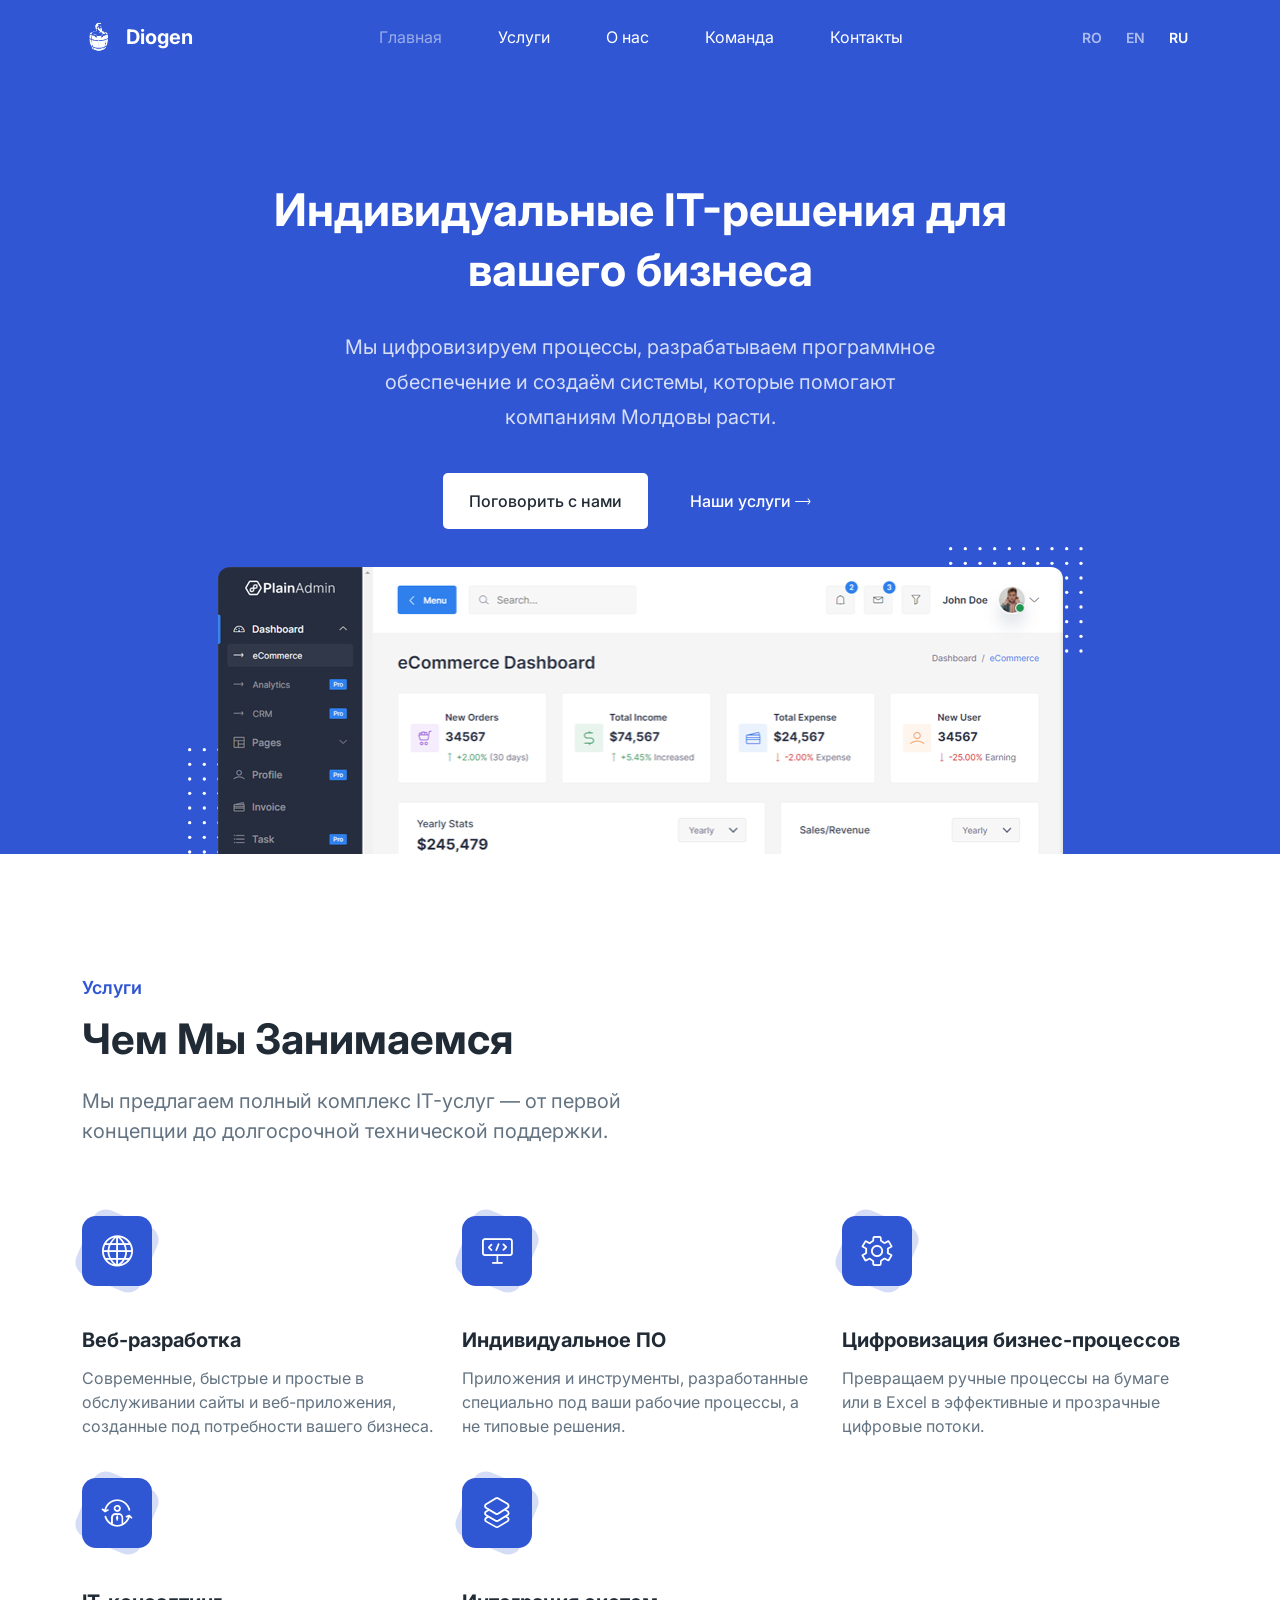
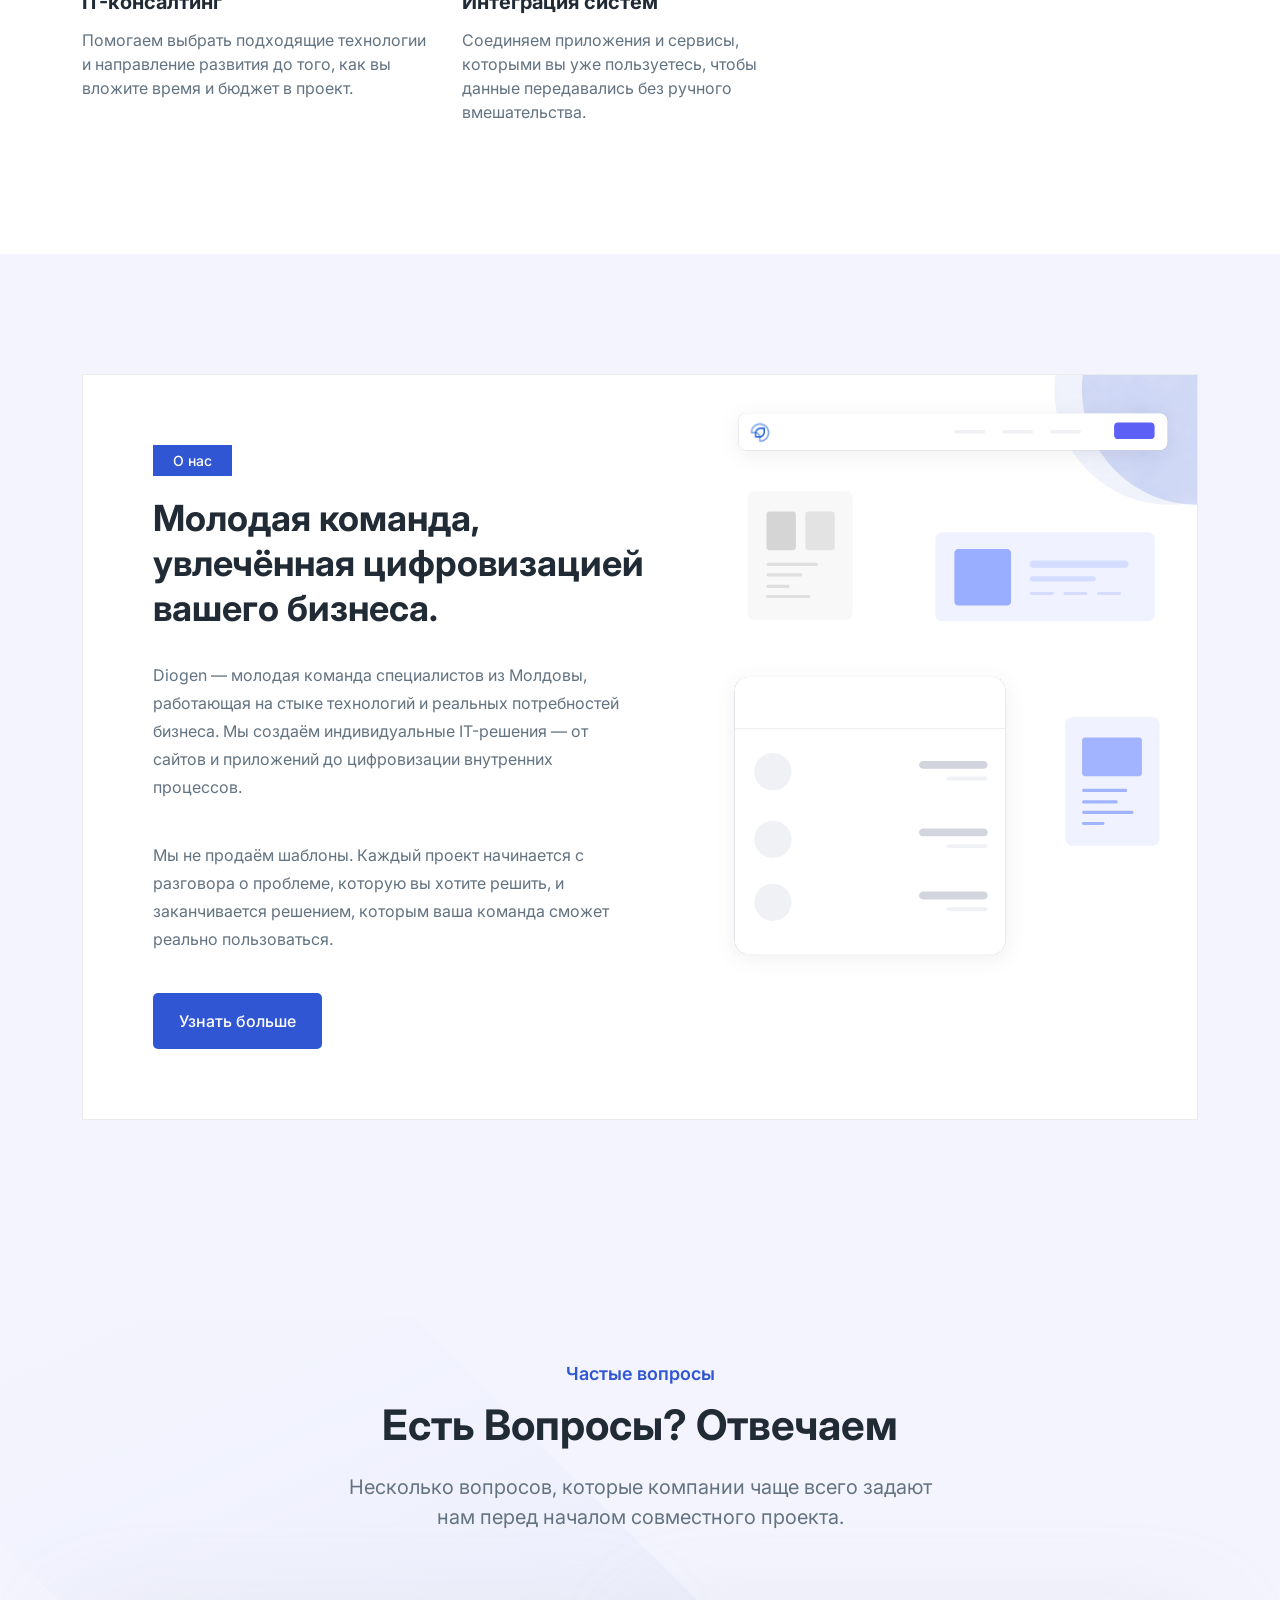
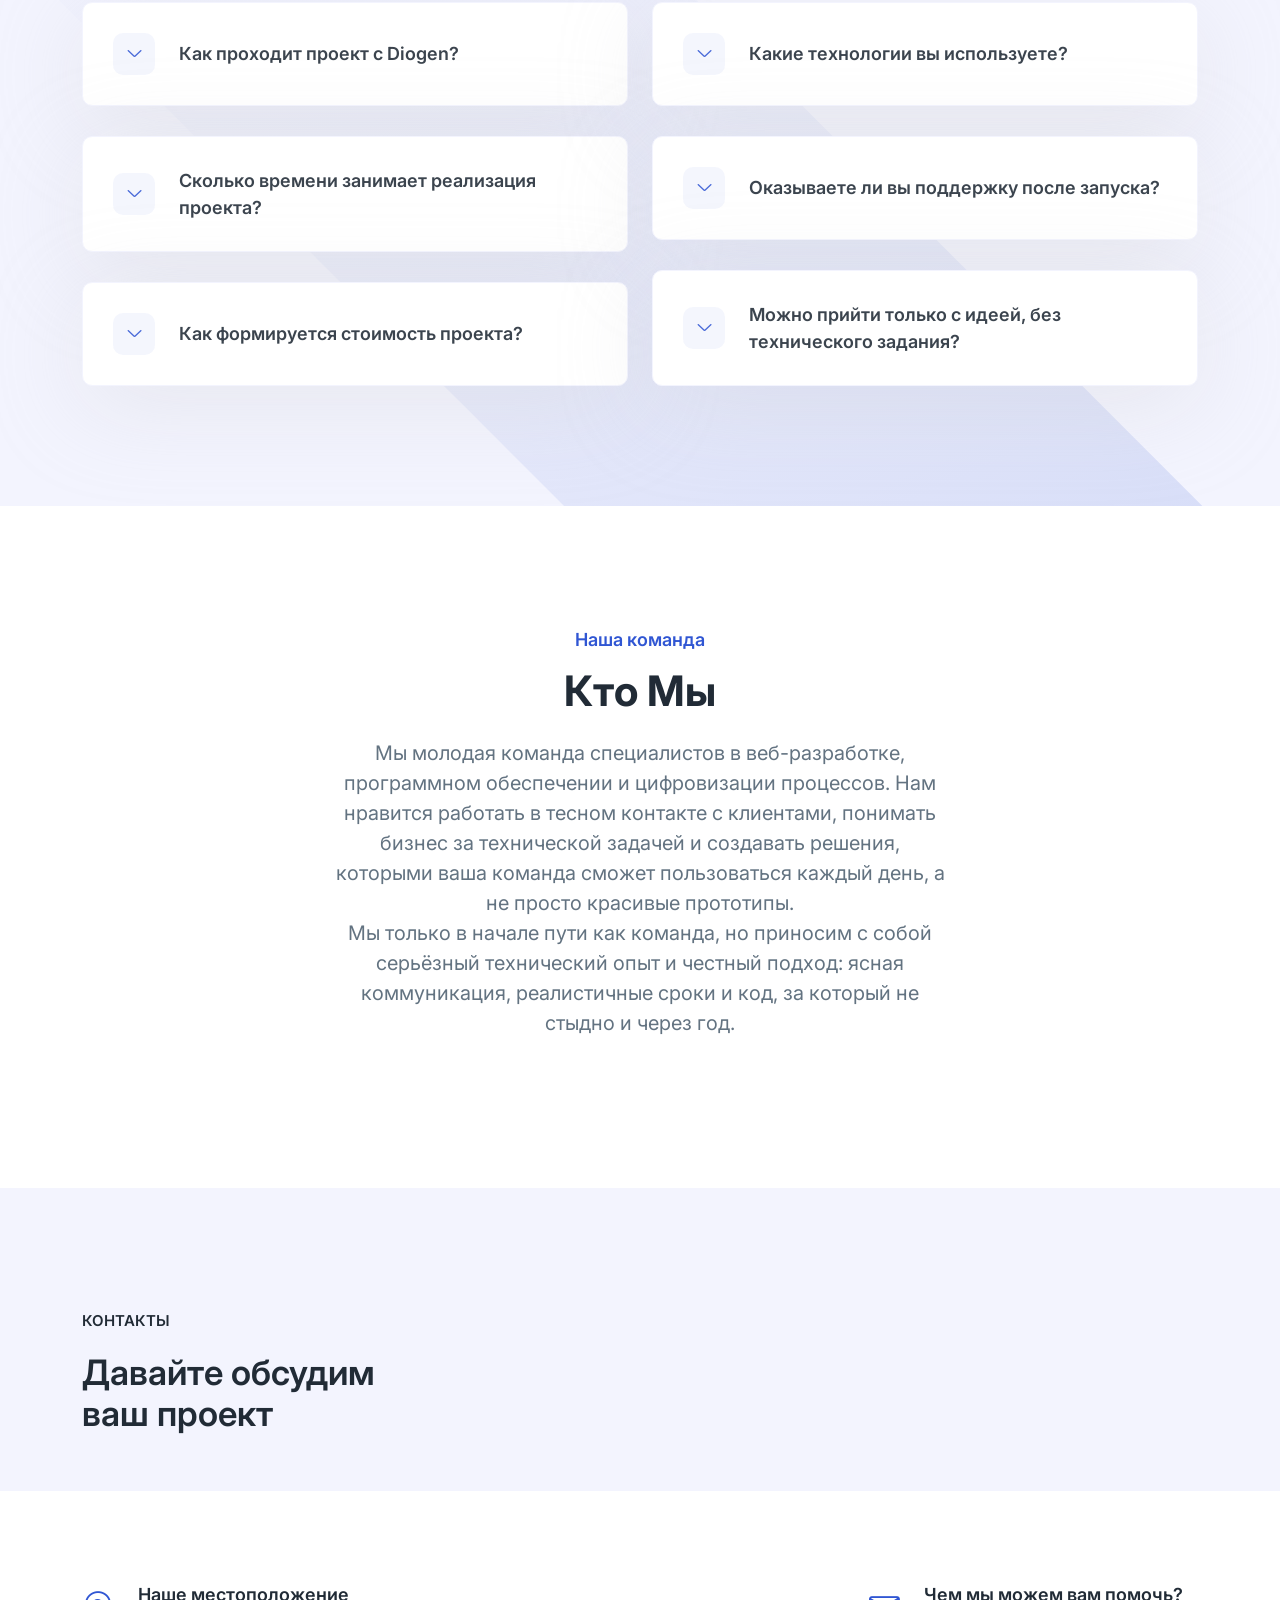
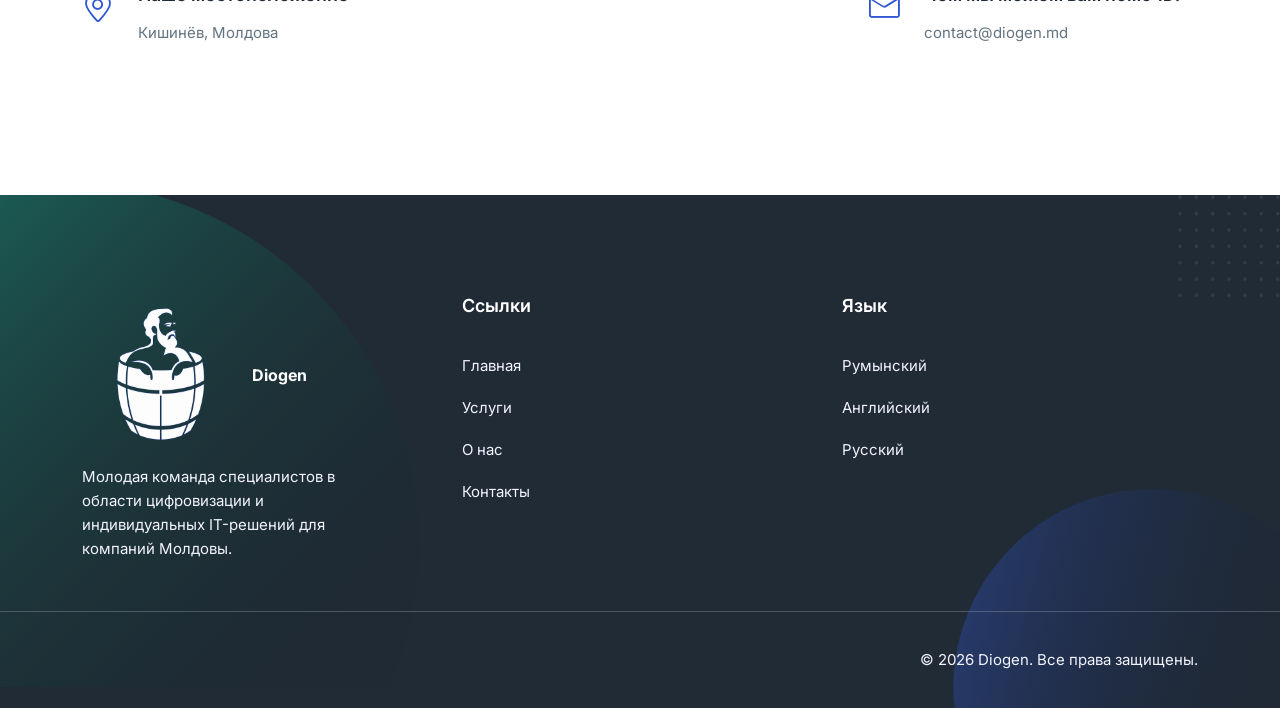
<file: ru/index.html>
<!DOCTYPE html>
<html lang="ru">
  <head>
    <meta charset="UTF-8" />
    <meta http-equiv="X-UA-Compatible" content="IE=edge" />
    <meta name="viewport" content="width=device-width, initial-scale=1.0" />
    <title>Diogen | Цифровизация и IT-решения в Молдове</title>

    <!-- Primary Meta Tags -->
    <meta
      name="title"
      content="Diogen | Цифровизация и IT-решения в Молдове"
    />
    <meta
      name="description"
      content="Diogen — молодая команда специалистов, предоставляющая услуги цифровизации и индивидуальные IT-решения для компаний Молдовы."
    />

    <!-- Open Graph / Facebook -->
    <meta property="og:type" content="website" />
    <meta property="og:url" content="https://diogen.md/ru/" />
    <meta
      property="og:title"
      content="Diogen | Цифровизация и IT-решения в Молдове"
    />
    <meta
      property="og:description"
      content="Diogen — молодая команда специалистов, предоставляющая услуги цифровизации и индивидуальные IT-решения для компаний Молдовы."
    />

    <!-- Twitter -->
    <meta property="twitter:card" content="summary_large_image" />
    <meta property="twitter:url" content="https://diogen.md/ru/" />
    <meta
      property="twitter:title"
      content="Diogen | Цифровизация и IT-решения в Молдове"
    />
    <meta
      property="twitter:description"
      content="Diogen — молодая команда специалистов, предоставляющая услуги цифровизации и индивидуальные IT-решения для компаний Молдовы."
    />

    <!--====== Favicon Icon ======-->
    <link
      rel="shortcut icon"
      href="../assets/images/favicon.svg"
      type="image/svg"
    />

    <!-- ===== All CSS files ===== -->
    <link rel="stylesheet" href="../assets/css/bootstrap.min.css" />
    <link rel="stylesheet" href="../assets/css/animate.css" />
    <link rel="stylesheet" href="../assets/css/lineicons.css" />
    <link rel="stylesheet" href="../assets/css/ud-styles.css" />
  </head>
  <body>
    <!-- ====== Header Start ====== -->
    <header class="ud-header">
      <div class="container">
        <div class="row">
          <div class="col-lg-12">
            <nav class="navbar navbar-expand-lg">
              <a class="navbar-brand d-flex align-items-center" href="index.html">
                <img src="../assets/images/logo/logo_white.png" alt="Diogen" class="ud-logo-icon ud-logo-icon-light" />
                <img src="../assets/images/logo/logo_dark.png" alt="Diogen" class="ud-logo-icon ud-logo-icon-dark" />
                <span class="fw-bold ud-logo-text">Diogen</span>
              </a>
              <button class="navbar-toggler">
                <span class="toggler-icon"> </span>
                <span class="toggler-icon"> </span>
                <span class="toggler-icon"> </span>
              </button>

              <div class="navbar-collapse">
                <ul id="nav" class="navbar-nav mx-auto">
                  <li class="nav-item">
                    <a class="ud-menu-scroll" href="#home">Главная</a>
                  </li>
                  <li class="nav-item">
                    <a class="ud-menu-scroll" href="#features">Услуги</a>
                  </li>
                  <li class="nav-item">
                    <a class="ud-menu-scroll" href="#about">О нас</a>
                  </li>
                  <li class="nav-item">
                    <a class="ud-menu-scroll" href="#team">Команда</a>
                  </li>
                  <li class="nav-item">
                    <a class="ud-menu-scroll" href="#contact">Контакты</a>
                  </li>
                </ul>
              </div>

              <div class="navbar-btn d-none d-sm-inline-block">
                <ul class="ud-lang-switcher">
                  <li><a href="../index.html">RO</a></li>
                  <li><a href="../en/index.html">EN</a></li>
                  <li><a href="index.html" class="active">RU</a></li>
                </ul>
              </div>
            </nav>
          </div>
        </div>
      </div>
    </header>
    <!-- ====== Header End ====== -->

    <!-- ====== Hero Start ====== -->
    <section class="ud-hero" id="home">
      <div class="container">
        <div class="row">
          <div class="col-lg-12">
            <div class="ud-hero-content wow fadeInUp" data-wow-delay=".2s">
              <h1 class="ud-hero-title">
                Индивидуальные IT-решения для вашего бизнеса
              </h1>
              <p class="ud-hero-desc">
                Мы цифровизируем процессы, разрабатываем программное
                обеспечение и создаём системы, которые помогают компаниям
                Молдовы расти.
              </p>
              <ul class="ud-hero-buttons">
                <li>
                  <a href="#contact" class="ud-main-btn ud-white-btn ud-menu-scroll">
                    Поговорить с нами
                  </a>
                </li>
                <li>
                  <a href="#features" class="ud-main-btn ud-link-btn ud-menu-scroll">
                    Наши услуги <i class="lni lni-arrow-right"></i>
                  </a>
                </li>
              </ul>
            </div>
            <div class="ud-hero-image wow fadeInUp" data-wow-delay=".25s">
              <img src="../assets/images/hero/hero-image.svg" alt="hero-image" />
              <img
                src="../assets/images/hero/dotted-shape.svg"
                alt="shape"
                class="shape shape-1"
              />
              <img
                src="../assets/images/hero/dotted-shape.svg"
                alt="shape"
                class="shape shape-2"
              />
            </div>
          </div>
        </div>
      </div>
    </section>
    <!-- ====== Hero End ====== -->

    <!-- ====== Features Start ====== -->
    <section id="features" class="ud-features">
      <div class="container">
        <div class="row">
          <div class="col-lg-12">
            <div class="ud-section-title">
              <span>Услуги</span>
              <h2>Чем мы занимаемся</h2>
              <p>
                Мы предлагаем полный комплекс IT-услуг — от первой концепции
                до долгосрочной технической поддержки.
              </p>
            </div>
          </div>
        </div>
        <div class="row">
          <div class="col-lg-4 col-md-6">
            <div class="ud-single-feature wow fadeInUp" data-wow-delay=".1s">
              <div class="ud-feature-icon">
                <i class="lni lni-world"></i>
              </div>
              <div class="ud-feature-content">
                <h3 class="ud-feature-title">Веб-разработка</h3>
                <p class="ud-feature-desc">
                  Современные, быстрые и простые в обслуживании сайты и
                  веб-приложения, созданные под потребности вашего бизнеса.
                </p>
              </div>
            </div>
          </div>
          <div class="col-lg-4 col-md-6">
            <div class="ud-single-feature wow fadeInUp" data-wow-delay=".15s">
              <div class="ud-feature-icon">
                <i class="lni lni-code-alt"></i>
              </div>
              <div class="ud-feature-content">
                <h3 class="ud-feature-title">Индивидуальное ПО</h3>
                <p class="ud-feature-desc">
                  Приложения и инструменты, разработанные специально под ваши
                  рабочие процессы, а не типовые решения.
                </p>
              </div>
            </div>
          </div>
          <div class="col-lg-4 col-md-6">
            <div class="ud-single-feature wow fadeInUp" data-wow-delay=".2s">
              <div class="ud-feature-icon">
                <i class="lni lni-cog"></i>
              </div>
              <div class="ud-feature-content">
                <h3 class="ud-feature-title">
                  Цифровизация бизнес-процессов
                </h3>
                <p class="ud-feature-desc">
                  Превращаем ручные процессы на бумаге или в Excel в
                  эффективные и прозрачные цифровые потоки.
                </p>
              </div>
            </div>
          </div>
          <div class="col-lg-4 col-md-6">
            <div class="ud-single-feature wow fadeInUp" data-wow-delay=".25s">
              <div class="ud-feature-icon">
                <i class="lni lni-consulting"></i>
              </div>
              <div class="ud-feature-content">
                <h3 class="ud-feature-title">IT-консалтинг</h3>
                <p class="ud-feature-desc">
                  Помогаем выбрать подходящие технологии и направление
                  развития до того, как вы вложите время и бюджет в проект.
                </p>
              </div>
            </div>
          </div>
          <div class="col-lg-4 col-md-6">
            <div class="ud-single-feature wow fadeInUp" data-wow-delay=".3s">
              <div class="ud-feature-icon">
                <i class="lni lni-layers"></i>
              </div>
              <div class="ud-feature-content">
                <h3 class="ud-feature-title">Интеграция систем</h3>
                <p class="ud-feature-desc">
                  Соединяем приложения и сервисы, которыми вы уже пользуетесь,
                  чтобы данные передавались без ручного вмешательства.
                </p>
              </div>
            </div>
          </div>
        </div>
      </div>
    </section>
    <!-- ====== Features End ====== -->

    <!-- ====== About Start ====== -->
    <section id="about" class="ud-about">
      <div class="container">
        <div class="ud-about-wrapper wow fadeInUp" data-wow-delay=".2s">
          <div class="ud-about-content-wrapper">
            <div class="ud-about-content">
              <span class="tag">О нас</span>
              <h2>Молодая команда, увлечённая цифровизацией вашего бизнеса.</h2>
              <p>
                Diogen — молодая команда специалистов из Молдовы, работающая
                на стыке технологий и реальных потребностей бизнеса. Мы
                создаём индивидуальные IT-решения — от сайтов и приложений до
                цифровизации внутренних процессов.
              </p>
              <p>
                Мы не продаём шаблоны. Каждый проект начинается с разговора о
                проблеме, которую вы хотите решить, и заканчивается
                решением, которым ваша команда сможет реально пользоваться.
              </p>
              <a href="#contact" class="ud-main-btn ud-menu-scroll">Узнать больше</a>
            </div>
          </div>
          <div class="ud-about-image">
            <img src="../assets/images/about/about-image.svg" alt="about-image" />
          </div>
        </div>
      </div>
    </section>
    <!-- ====== About End ====== -->

    <!-- ====== FAQ Start ====== -->
    <section id="faq" class="ud-faq">
      <div class="shape">
        <img src="../assets/images/faq/shape.svg" alt="shape" />
      </div>
      <div class="container">
        <div class="row">
          <div class="col-lg-12">
            <div class="ud-section-title text-center mx-auto">
              <span>Частые вопросы</span>
              <h2>Есть вопросы? Отвечаем</h2>
              <p>
                Несколько вопросов, которые компании чаще всего задают нам
                перед началом совместного проекта.
              </p>
            </div>
          </div>
        </div>

        <div class="row">
          <div class="col-lg-6">
            <div class="ud-single-faq wow fadeInUp" data-wow-delay=".1s">
              <div class="accordion">
                <button
                  class="ud-faq-btn collapsed"
                  data-bs-toggle="collapse"
                  data-bs-target="#collapseOne"
                >
                  <span class="icon flex-shrink-0">
                    <i class="lni lni-chevron-down"></i>
                  </span>
                  <span>Как проходит проект с Diogen?</span>
                </button>
                <div id="collapseOne" class="accordion-collapse collapse">
                  <div class="ud-faq-body">
                    Мы начинаем с обсуждения ваших целей, после чего готовим
                    чёткое предложение с объёмом работ и стоимостью. После
                    согласования проекта работаем короткими этапами с
                    регулярными проверками, чтобы вы видели постоянный
                    прогресс, а не только конечный результат.
                  </div>
                </div>
              </div>
            </div>
            <div class="ud-single-faq wow fadeInUp" data-wow-delay=".15s">
              <div class="accordion">
                <button
                  class="ud-faq-btn collapsed"
                  data-bs-toggle="collapse"
                  data-bs-target="#collapseTwo"
                >
                  <span class="icon flex-shrink-0">
                    <i class="lni lni-chevron-down"></i>
                  </span>
                  <span>Сколько времени занимает реализация проекта?</span>
                </button>
                <div id="collapseTwo" class="accordion-collapse collapse">
                  <div class="ud-faq-body">
                    Всё зависит от сложности — презентационный сайт может
                    занять несколько недель, тогда как цифровизация
                    внутреннего процесса или индивидуальная система — несколько
                    месяцев. Реалистичную оценку мы даём уже на этапе
                    обсуждения.
                  </div>
                </div>
              </div>
            </div>
            <div class="ud-single-faq wow fadeInUp" data-wow-delay=".2s">
              <div class="accordion">
                <button
                  class="ud-faq-btn collapsed"
                  data-bs-toggle="collapse"
                  data-bs-target="#collapseThree"
                >
                  <span class="icon flex-shrink-0">
                    <i class="lni lni-chevron-down"></i>
                  </span>
                  <span>Как формируется стоимость проекта?</span>
                </button>
                <div id="collapseThree" class="accordion-collapse collapse">
                  <div class="ud-faq-body">
                    Стоимость зависит от масштаба проекта и используемых
                    технологий. После первичного обсуждения вы получаете
                    предложение с объёмом работ и предполагаемой стоимостью,
                    без скрытых платежей.
                  </div>
                </div>
              </div>
            </div>
          </div>
          <div class="col-lg-6">
            <div class="ud-single-faq wow fadeInUp" data-wow-delay=".1s">
              <div class="accordion">
                <button
                  class="ud-faq-btn collapsed"
                  data-bs-toggle="collapse"
                  data-bs-target="#collapseFour"
                >
                  <span class="icon flex-shrink-0">
                    <i class="lni lni-chevron-down"></i>
                  </span>
                  <span>Какие технологии вы используете?</span>
                </button>
                <div id="collapseFour" class="accordion-collapse collapse">
                  <div class="ud-faq-body">
                    Мы выбираем технологию под проект, а не наоборот. Обычно
                    работаем с современными веб-стеками, а для интеграций и
                    автоматизации адаптируем решение под ваши существующие
                    системы.
                  </div>
                </div>
              </div>
            </div>
            <div class="ud-single-faq wow fadeInUp" data-wow-delay=".15s">
              <div class="accordion">
                <button
                  class="ud-faq-btn collapsed"
                  data-bs-toggle="collapse"
                  data-bs-target="#collapseFive"
                >
                  <span class="icon flex-shrink-0">
                    <i class="lni lni-chevron-down"></i>
                  </span>
                  <span>Оказываете ли вы поддержку после запуска?</span>
                </button>
                <div id="collapseFive" class="accordion-collapse collapse">
                  <div class="ud-faq-body">
                    Да. После запуска мы остаёмся на связи для технической
                    поддержки, устранения возможных проблем и разработки новых
                    функций по мере роста вашего бизнеса.
                  </div>
                </div>
              </div>
            </div>
            <div class="ud-single-faq wow fadeInUp" data-wow-delay=".2s">
              <div class="accordion">
                <button
                  class="ud-faq-btn collapsed"
                  data-bs-toggle="collapse"
                  data-bs-target="#collapseSix"
                >
                  <span class="icon flex-shrink-0">
                    <i class="lni lni-chevron-down"></i>
                  </span>
                  <span>Можно прийти только с идеей, без технического задания?</span>
                </button>
                <div id="collapseSix" class="accordion-collapse collapse">
                  <div class="ud-faq-body">
                    Да, мы сами поможем превратить идею в чёткий технический
                    план. Технические знания для начала разговора с нами не
                    нужны.
                  </div>
                </div>
              </div>
            </div>
          </div>
        </div>
      </div>
    </section>
    <!-- ====== FAQ End ====== -->

    <!-- ====== Team Start ====== -->
    <section id="team" class="ud-team">
      <div class="container">
        <div class="row">
          <div class="col-lg-8 mx-auto">
            <div class="ud-section-title mx-auto text-center">
              <span>Наша команда</span>
              <h2>Кто мы</h2>
              <p>
                Мы молодая команда специалистов в веб-разработке, программном
                обеспечении и цифровизации процессов. Нам нравится работать в
                тесном контакте с клиентами, понимать бизнес за технической
                задачей и создавать решения, которыми ваша команда сможет
                пользоваться каждый день, а не просто красивые прототипы.
              </p>
              <p>
                Мы только в начале пути как команда, но приносим с собой
                серьёзный технический опыт и честный подход: ясная
                коммуникация, реалистичные сроки и код, за который не стыдно
                и через год.
              </p>
            </div>
          </div>
        </div>
      </div>
    </section>
    <!-- ====== Team End ====== -->

    <!-- ====== Contact Start ====== -->
    <section id="contact" class="ud-contact">
      <div class="container">
        <div class="row align-items-center">
          <div class="col-lg-12">
            <div class="ud-contact-content-wrapper">
              <div class="ud-contact-title">
                <span>КОНТАКТЫ</span>
                <h2>
                  Давайте обсудим <br />
                  ваш проект
                </h2>
              </div>
              <!-- TODO: replace placeholder contact details with real ones once available -->
              <div class="ud-contact-info-wrapper">
                <div class="ud-single-info">
                  <div class="ud-info-icon">
                    <i class="lni lni-map-marker"></i>
                  </div>
                  <div class="ud-info-meta">
                    <h5>Наше местоположение</h5>
                    <p>Кишинёв, Молдова</p>
                  </div>
                </div>
                <div class="ud-single-info">
                  <div class="ud-info-icon">
                    <i class="lni lni-envelope"></i>
                  </div>
                  <div class="ud-info-meta">
                    <h5>Чем мы можем вам помочь?</h5>
                    <p>contact@diogen.md</p>
                  </div>
                </div>
              </div>
            </div>
          </div>
        </div>
      </div>
    </section>
    <!-- ====== Contact End ====== -->

    <!-- ====== Footer Start ====== -->
    <footer class="ud-footer wow fadeInUp" data-wow-delay=".15s">
      <div class="shape shape-1">
        <img src="../assets/images/footer/shape-1.svg" alt="shape" />
      </div>
      <div class="shape shape-2">
        <img src="../assets/images/footer/shape-2.svg" alt="shape" />
      </div>
      <div class="shape shape-3">
        <img src="../assets/images/footer/shape-3.svg" alt="shape" />
      </div>
      <div class="ud-footer-widgets">
        <div class="container">
          <div class="row">
            <div class="col-lg-4 col-md-6">
              <div class="ud-widget">
                <a href="index.html" class="ud-footer-logo d-flex align-items-center">
                  <img src="../assets/images/logo/logo_white.png" alt="Diogen" class="ud-logo-icon" />
                  <span class="fw-bold text-white ud-logo-text">Diogen</span>
                </a>
                <p class="ud-widget-desc">
                  Молодая команда специалистов в области цифровизации и
                  индивидуальных IT-решений для компаний Молдовы.
                </p>
              </div>
            </div>

            <div class="col-lg-4 col-md-6">
              <div class="ud-widget">
                <h5 class="ud-widget-title">Ссылки</h5>
                <ul class="ud-widget-links">
                  <li>
                    <a href="index.html#home">Главная</a>
                  </li>
                  <li>
                    <a href="index.html#features">Услуги</a>
                  </li>
                  <li>
                    <a href="index.html#about">О нас</a>
                  </li>
                  <li>
                    <a href="index.html#contact">Контакты</a>
                  </li>
                </ul>
              </div>
            </div>
            <div class="col-lg-4 col-md-6">
              <div class="ud-widget">
                <h5 class="ud-widget-title">Язык</h5>
                <ul class="ud-widget-links">
                  <li><a href="../index.html">Румынский</a></li>
                  <li><a href="../en/index.html">Английский</a></li>
                  <li><a href="index.html">Русский</a></li>
                </ul>
              </div>
            </div>
          </div>
        </div>
      </div>
      <div class="ud-footer-bottom">
        <div class="container">
          <div class="row">
            <div class="col-md-12 text-center">
              <p class="ud-footer-bottom-right">
                © 2026 Diogen. Все права защищены.
              </p>
            </div>
          </div>
        </div>
      </div>
    </footer>
    <!-- ====== Footer End ====== -->

    <!-- ====== Back To Top Start ====== -->
    <a href="javascript:void(0)" class="back-to-top">
      <i class="lni lni-chevron-up"> </i>
    </a>
    <!-- ====== Back To Top End ====== -->

    <!-- ====== All Javascript Files ====== -->
    <script src="../assets/js/bootstrap.bundle.min.js"></script>
    <script src="../assets/js/wow.min.js"></script>
    <script src="../assets/js/main.js"></script>
    <script>
      // ==== for menu scroll
      const pageLink = document.querySelectorAll(".ud-menu-scroll");

      pageLink.forEach((elem) => {
        elem.addEventListener("click", (e) => {
          e.preventDefault();
          document.querySelector(elem.getAttribute("href")).scrollIntoView({
            behavior: "smooth",
            offsetTop: 1 - 60,
          });
        });
      });

      // section menu active
      function onScroll(event) {
        const sections = document.querySelectorAll(".ud-menu-scroll");
        const scrollPos =
          window.pageYOffset ||
          document.documentElement.scrollTop ||
          document.body.scrollTop;

        for (let i = 0; i < sections.length; i++) {
          const currLink = sections[i];
          const val = currLink.getAttribute("href");
          const refElement = document.querySelector(val);
          const scrollTopMinus = scrollPos + 73;
          if (
            refElement.offsetTop <= scrollTopMinus &&
            refElement.offsetTop + refElement.offsetHeight > scrollTopMinus
          ) {
            document
              .querySelector(".ud-menu-scroll")
              .classList.remove("active");
            currLink.classList.add("active");
          } else {
            currLink.classList.remove("active");
          }
        }
      }

      window.document.addEventListener("scroll", onScroll);
    </script>
  </body>
</html>
</file>
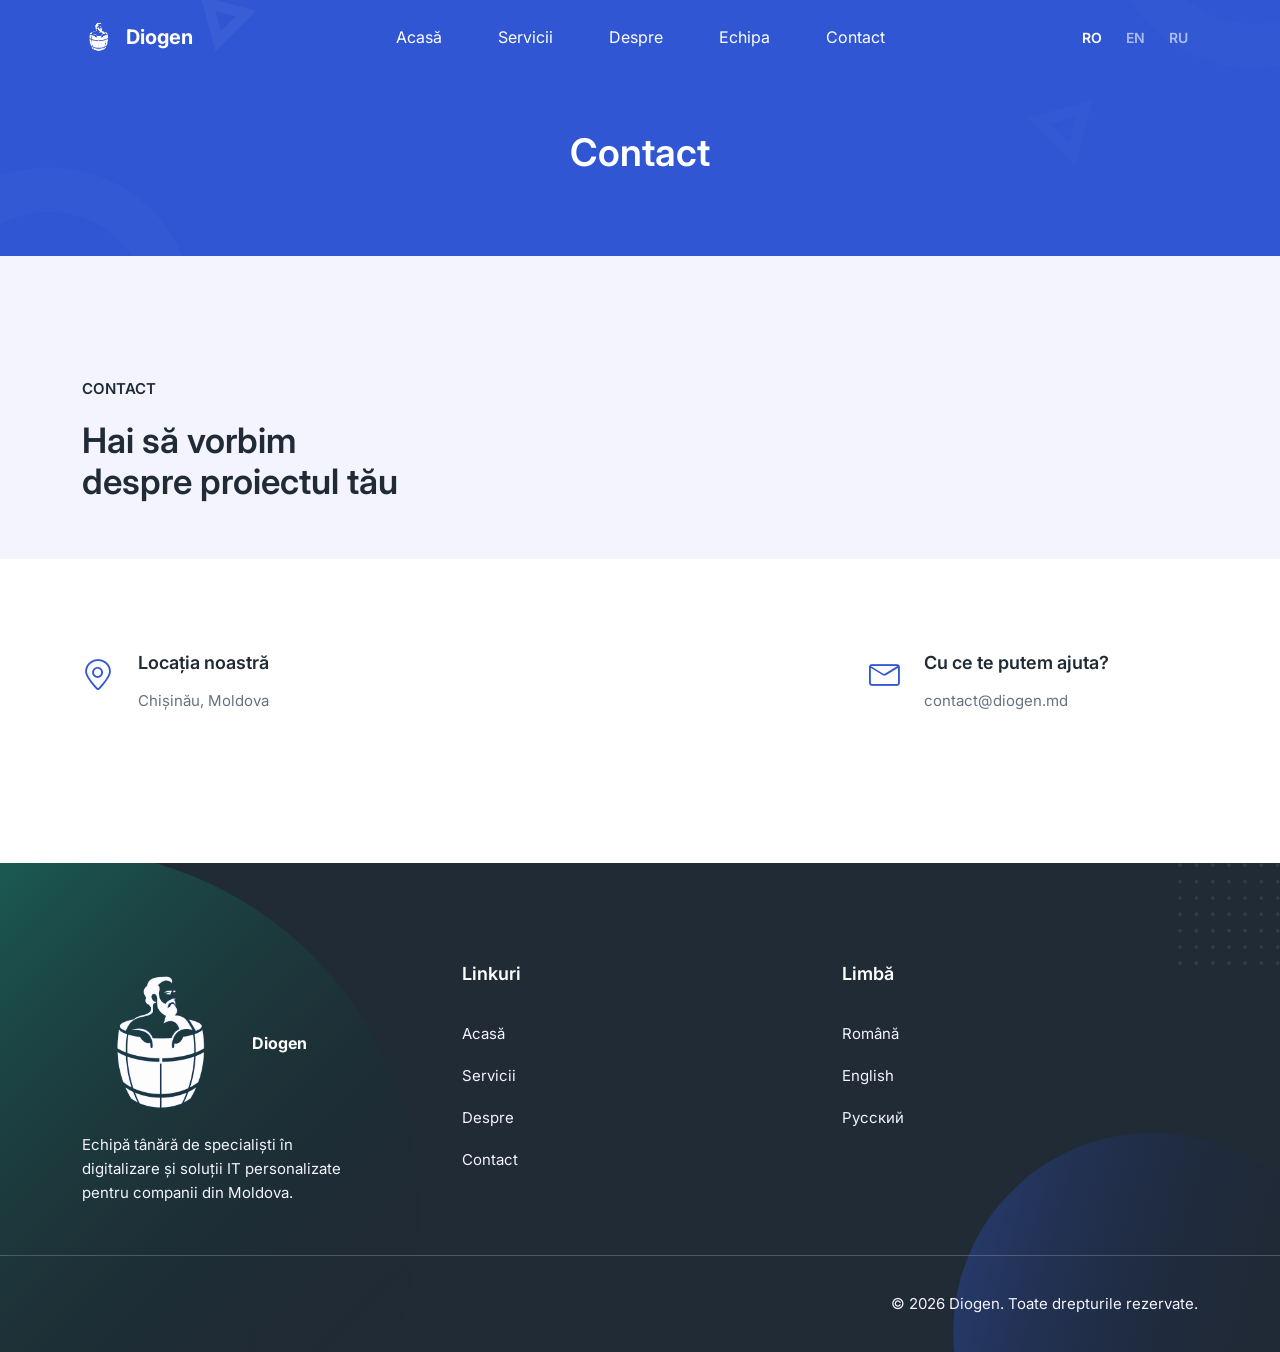
<file: contact.html>
<!DOCTYPE html>
<html lang="ro">
  <head>
    <meta charset="UTF-8" />
    <meta http-equiv="X-UA-Compatible" content="IE=edge" />
    <meta name="viewport" content="width=device-width, initial-scale=1.0" />
    <title>Contact | Diogen</title>
    <meta
      name="description"
      content="Contactează echipa Diogen pentru a discuta despre proiectul tău."
    />

    <!--====== Favicon Icon ======-->
    <link
      rel="shortcut icon"
      href="assets/images/favicon.svg"
      type="image/svg"
    />

    <!-- ===== All CSS files ===== -->
    <link rel="stylesheet" href="assets/css/bootstrap.min.css" />
    <link rel="stylesheet" href="assets/css/animate.css" />
    <link rel="stylesheet" href="assets/css/lineicons.css" />
    <link rel="stylesheet" href="assets/css/ud-styles.css" />
  </head>
  <body>
    <!-- ====== Header Start ====== -->
    <header class="ud-header">
      <div class="container">
        <div class="row">
          <div class="col-lg-12">
            <nav class="navbar navbar-expand-lg">
              <a class="navbar-brand d-flex align-items-center" href="index.html">
                <img src="assets/images/logo/logo_white.png" alt="Diogen" class="ud-logo-icon ud-logo-icon-light" />
                <img src="assets/images/logo/logo_dark.png" alt="Diogen" class="ud-logo-icon ud-logo-icon-dark" />
                <span class="fw-bold ud-logo-text">Diogen</span>
              </a>
              <button class="navbar-toggler">
                <span class="toggler-icon"> </span>
                <span class="toggler-icon"> </span>
                <span class="toggler-icon"> </span>
              </button>

              <div class="navbar-collapse">
                <ul id="nav" class="navbar-nav mx-auto">
                  <li class="nav-item">
                    <a href="index.html#home">Acasă</a>
                  </li>
                  <li class="nav-item">
                    <a href="index.html#features">Servicii</a>
                  </li>
                  <li class="nav-item">
                    <a href="despre.html#about">Despre</a>
                  </li>
                  <li class="nav-item">
                    <a href="despre.html#team">Echipa</a>
                  </li>
                  <li class="nav-item">
                    <a class="ud-menu-scroll" href="#contact">Contact</a>
                  </li>
                </ul>
              </div>

              <div class="navbar-btn d-none d-sm-inline-block">
                <ul class="ud-lang-switcher">
                  <li><a href="contact.html" class="active">RO</a></li>
                  <li><a href="en/contact.html">EN</a></li>
                  <li><a href="ru/contact.html">RU</a></li>
                </ul>
              </div>
            </nav>
          </div>
        </div>
      </div>
    </header>
    <!-- ====== Header End ====== -->

    <!-- ====== Banner Start ====== -->
    <section class="ud-page-banner">
      <div class="container">
        <div class="row">
          <div class="col-lg-12">
            <div class="ud-banner-content">
              <h1>Contact</h1>
            </div>
          </div>
        </div>
      </div>
    </section>
    <!-- ====== Banner End ====== -->

    <!-- ====== Contact Start ====== -->
    <section id="contact" class="ud-contact">
      <div class="container">
        <div class="row align-items-center">
          <div class="col-lg-12">
            <div class="ud-contact-content-wrapper">
              <div class="ud-contact-title">
                <span>CONTACT</span>
                <h2>
                  Hai să vorbim <br />
                  despre proiectul tău
                </h2>
              </div>
              <!-- TODO: replace placeholder contact details with real ones once available -->
              <div class="ud-contact-info-wrapper">
                <div class="ud-single-info">
                  <div class="ud-info-icon">
                    <i class="lni lni-map-marker"></i>
                  </div>
                  <div class="ud-info-meta">
                    <h5>Locația noastră</h5>
                    <p>Chișinău, Moldova</p>
                  </div>
                </div>
                <div class="ud-single-info">
                  <div class="ud-info-icon">
                    <i class="lni lni-envelope"></i>
                  </div>
                  <div class="ud-info-meta">
                    <h5>Cu ce te putem ajuta?</h5>
                    <p>contact@diogen.md</p>
                  </div>
                </div>
              </div>
            </div>
          </div>
        </div>
      </div>
    </section>
    <!-- ====== Contact End ====== -->

    <!-- ====== Footer Start ====== -->
    <footer class="ud-footer wow fadeInUp" data-wow-delay=".15s">
      <div class="shape shape-1">
        <img src="assets/images/footer/shape-1.svg" alt="shape" />
      </div>
      <div class="shape shape-2">
        <img src="assets/images/footer/shape-2.svg" alt="shape" />
      </div>
      <div class="shape shape-3">
        <img src="assets/images/footer/shape-3.svg" alt="shape" />
      </div>
      <div class="ud-footer-widgets">
        <div class="container">
          <div class="row">
            <div class="col-lg-4 col-md-6">
              <div class="ud-widget">
                <a href="index.html" class="ud-footer-logo d-flex align-items-center">
                  <img src="assets/images/logo/logo_white.png" alt="Diogen" class="ud-logo-icon" />
                  <span class="fw-bold text-white ud-logo-text">Diogen</span>
                </a>
                <p class="ud-widget-desc">
                  Echipă tânără de specialiști în digitalizare și soluții IT
                  personalizate pentru companii din Moldova.
                </p>
              </div>
            </div>

            <div class="col-lg-4 col-md-6">
              <div class="ud-widget">
                <h5 class="ud-widget-title">Linkuri</h5>
                <ul class="ud-widget-links">
                  <li>
                    <a href="index.html#home">Acasă</a>
                  </li>
                  <li>
                    <a href="index.html#features">Servicii</a>
                  </li>
                  <li>
                    <a href="index.html#about">Despre</a>
                  </li>
                  <li>
                    <a href="contact.html">Contact</a>
                  </li>
                </ul>
              </div>
            </div>
            <div class="col-lg-4 col-md-6">
              <div class="ud-widget">
                <h5 class="ud-widget-title">Limbă</h5>
                <ul class="ud-widget-links">
                  <li><a href="contact.html">Română</a></li>
                  <li><a href="en/contact.html">English</a></li>
                  <li><a href="ru/contact.html">Русский</a></li>
                </ul>
              </div>
            </div>
          </div>
        </div>
      </div>
      <div class="ud-footer-bottom">
        <div class="container">
          <div class="row">
            <div class="col-md-12 text-center">
              <p class="ud-footer-bottom-right">
                © 2026 Diogen. Toate drepturile rezervate.
              </p>
            </div>
          </div>
        </div>
      </div>
    </footer>
    <!-- ====== Footer End ====== -->

    <!-- ====== Back To Top Start ====== -->
    <a href="javascript:void(0)" class="back-to-top">
      <i class="lni lni-chevron-up"> </i>
    </a>
    <!-- ====== Back To Top End ====== -->

    <!-- ====== All Javascript Files ====== -->
    <script src="assets/js/bootstrap.bundle.min.js"></script>
    <script src="assets/js/wow.min.js"></script>
    <script src="assets/js/main.js"></script>
  </body>
</html>
</file>
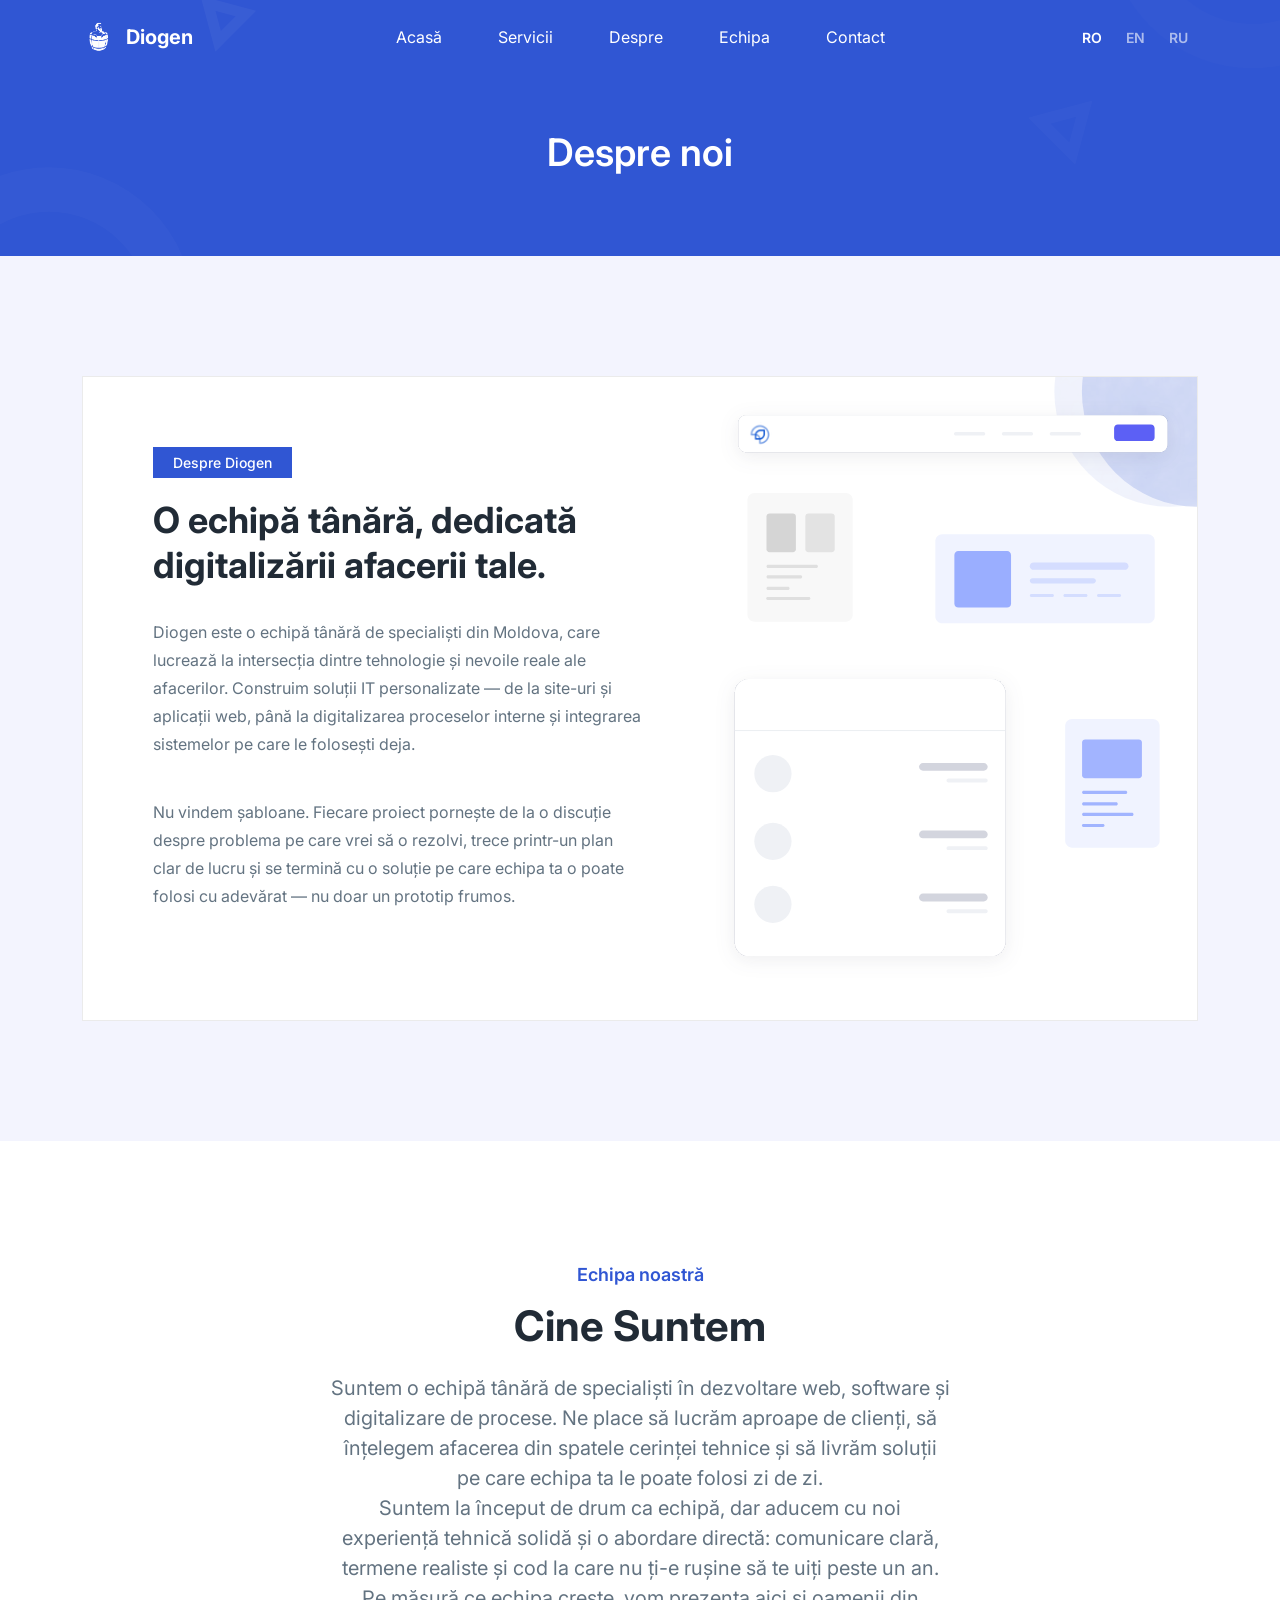
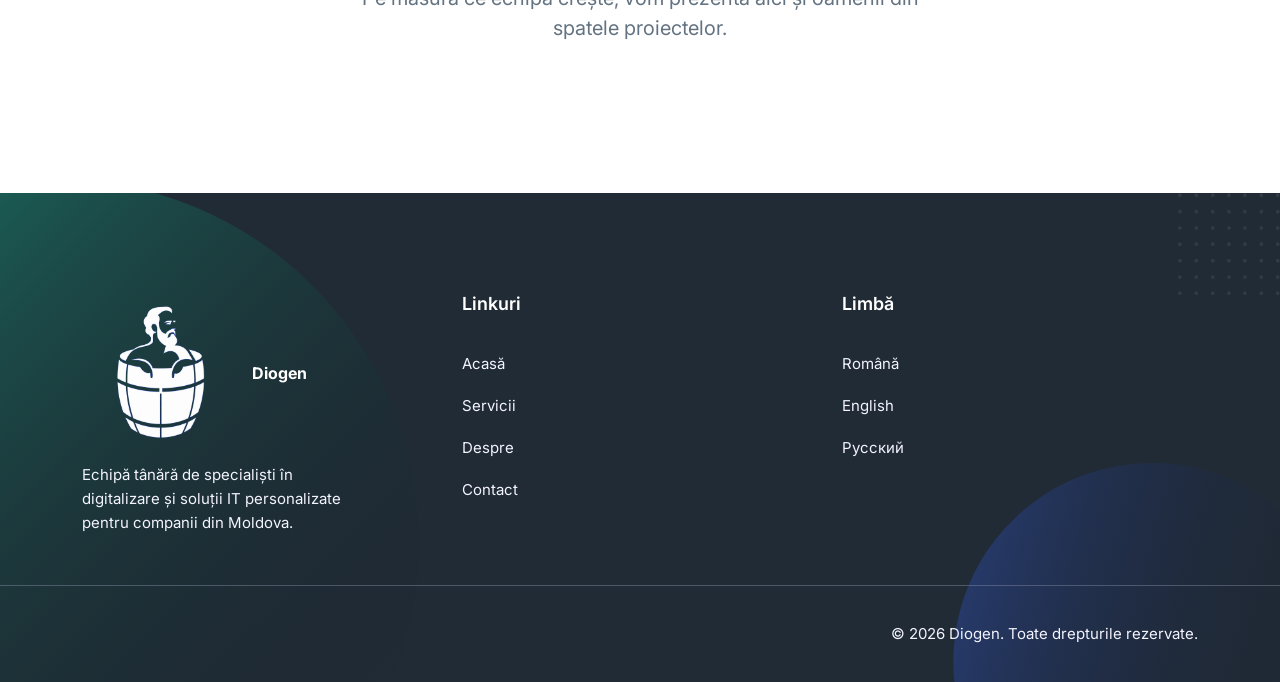
<file: despre.html>
<!DOCTYPE html>
<html lang="ro">
  <head>
    <meta charset="UTF-8" />
    <meta http-equiv="X-UA-Compatible" content="IE=edge" />
    <meta name="viewport" content="width=device-width, initial-scale=1.0" />
    <title>Despre noi | Diogen</title>
    <meta
      name="description"
      content="Diogen este o echipă tânără de specialiști în digitalizare și dezvoltare software, bazată în Moldova."
    />

    <!--====== Favicon Icon ======-->
    <link
      rel="shortcut icon"
      href="assets/images/favicon.svg"
      type="image/svg"
    />

    <!-- ===== All CSS files ===== -->
    <link rel="stylesheet" href="assets/css/bootstrap.min.css" />
    <link rel="stylesheet" href="assets/css/animate.css" />
    <link rel="stylesheet" href="assets/css/lineicons.css" />
    <link rel="stylesheet" href="assets/css/ud-styles.css" />
  </head>
  <body>
    <!-- ====== Header Start ====== -->
    <header class="ud-header">
      <div class="container">
        <div class="row">
          <div class="col-lg-12">
            <nav class="navbar navbar-expand-lg">
              <a class="navbar-brand d-flex align-items-center" href="index.html">
                <img src="assets/images/logo/logo_white.png" alt="Diogen" class="ud-logo-icon ud-logo-icon-light" />
                <img src="assets/images/logo/logo_dark.png" alt="Diogen" class="ud-logo-icon ud-logo-icon-dark" />
                <span class="fw-bold ud-logo-text">Diogen</span>
              </a>
              <button class="navbar-toggler">
                <span class="toggler-icon"> </span>
                <span class="toggler-icon"> </span>
                <span class="toggler-icon"> </span>
              </button>

              <div class="navbar-collapse">
                <ul id="nav" class="navbar-nav mx-auto">
                  <li class="nav-item">
                    <a href="index.html#home">Acasă</a>
                  </li>
                  <li class="nav-item">
                    <a href="index.html#features">Servicii</a>
                  </li>
                  <li class="nav-item">
                    <a class="ud-menu-scroll" href="#about">Despre</a>
                  </li>
                  <li class="nav-item">
                    <a class="ud-menu-scroll" href="#team">Echipa</a>
                  </li>
                  <li class="nav-item">
                    <a href="contact.html">Contact</a>
                  </li>
                </ul>
              </div>

              <div class="navbar-btn d-none d-sm-inline-block">
                <ul class="ud-lang-switcher">
                  <li><a href="despre.html" class="active">RO</a></li>
                  <li><a href="en/about.html">EN</a></li>
                  <li><a href="ru/about.html">RU</a></li>
                </ul>
              </div>
            </nav>
          </div>
        </div>
      </div>
    </header>
    <!-- ====== Header End ====== -->

    <!-- ====== Banner Start ====== -->
    <section class="ud-page-banner">
      <div class="container">
        <div class="row">
          <div class="col-lg-12">
            <div class="ud-banner-content">
              <h1>Despre noi</h1>
            </div>
          </div>
        </div>
      </div>
    </section>
    <!-- ====== Banner End ====== -->

    <!-- ====== About Start ====== -->
    <section id="about" class="ud-about">
      <div class="container">
        <div class="ud-about-wrapper wow fadeInUp" data-wow-delay=".2s">
          <div class="ud-about-content-wrapper">
            <div class="ud-about-content">
              <span class="tag">Despre Diogen</span>
              <h2>O echipă tânără, dedicată digitalizării afacerii tale.</h2>
              <p>
                Diogen este o echipă tânără de specialiști din Moldova, care
                lucrează la intersecția dintre tehnologie și nevoile reale ale
                afacerilor. Construim soluții IT personalizate — de la
                site-uri și aplicații web, până la digitalizarea proceselor
                interne și integrarea sistemelor pe care le folosești deja.
              </p>
              <p>
                Nu vindem șabloane. Fiecare proiect pornește de la o discuție
                despre problema pe care vrei să o rezolvi, trece printr-un plan
                clar de lucru și se termină cu o soluție pe care echipa ta o
                poate folosi cu adevărat — nu doar un prototip frumos.
              </p>
            </div>
          </div>
          <div class="ud-about-image">
            <img src="assets/images/about/about-image.svg" alt="about-image" />
          </div>
        </div>
      </div>
    </section>
    <!-- ====== About End ====== -->

    <!-- ====== Team Start ====== -->
    <section id="team" class="ud-team">
      <div class="container">
        <div class="row">
          <div class="col-lg-8 mx-auto">
            <div class="ud-section-title mx-auto text-center">
              <span>Echipa noastră</span>
              <h2>Cine suntem</h2>
              <p>
                Suntem o echipă tânără de specialiști în dezvoltare web,
                software și digitalizare de procese. Ne place să lucrăm
                aproape de clienți, să înțelegem afacerea din spatele
                cerinței tehnice și să livrăm soluții pe care echipa ta le
                poate folosi zi de zi.
              </p>
              <p>
                Suntem la început de drum ca echipă, dar aducem cu noi
                experiență tehnică solidă și o abordare directă: comunicare
                clară, termene realiste și cod la care nu ți-e rușine să te
                uiți peste un an. Pe măsură ce echipa crește, vom prezenta aici
                și oamenii din spatele proiectelor.
              </p>
            </div>
          </div>
        </div>
      </div>
    </section>
    <!-- ====== Team End ====== -->

    <!-- ====== Footer Start ====== -->
    <footer class="ud-footer wow fadeInUp" data-wow-delay=".15s">
      <div class="shape shape-1">
        <img src="assets/images/footer/shape-1.svg" alt="shape" />
      </div>
      <div class="shape shape-2">
        <img src="assets/images/footer/shape-2.svg" alt="shape" />
      </div>
      <div class="shape shape-3">
        <img src="assets/images/footer/shape-3.svg" alt="shape" />
      </div>
      <div class="ud-footer-widgets">
        <div class="container">
          <div class="row">
            <div class="col-lg-4 col-md-6">
              <div class="ud-widget">
                <a href="index.html" class="ud-footer-logo d-flex align-items-center">
                  <img src="assets/images/logo/logo_white.png" alt="Diogen" class="ud-logo-icon" />
                  <span class="fw-bold text-white ud-logo-text">Diogen</span>
                </a>
                <p class="ud-widget-desc">
                  Echipă tânără de specialiști în digitalizare și soluții IT
                  personalizate pentru companii din Moldova.
                </p>
              </div>
            </div>

            <div class="col-lg-4 col-md-6">
              <div class="ud-widget">
                <h5 class="ud-widget-title">Linkuri</h5>
                <ul class="ud-widget-links">
                  <li>
                    <a href="index.html#home">Acasă</a>
                  </li>
                  <li>
                    <a href="index.html#features">Servicii</a>
                  </li>
                  <li>
                    <a href="index.html#about">Despre</a>
                  </li>
                  <li>
                    <a href="contact.html">Contact</a>
                  </li>
                </ul>
              </div>
            </div>
            <div class="col-lg-4 col-md-6">
              <div class="ud-widget">
                <h5 class="ud-widget-title">Limbă</h5>
                <ul class="ud-widget-links">
                  <li><a href="despre.html">Română</a></li>
                  <li><a href="en/about.html">English</a></li>
                  <li><a href="ru/about.html">Русский</a></li>
                </ul>
              </div>
            </div>
          </div>
        </div>
      </div>
      <div class="ud-footer-bottom">
        <div class="container">
          <div class="row">
            <div class="col-md-12 text-center">
              <p class="ud-footer-bottom-right">
                © 2026 Diogen. Toate drepturile rezervate.
              </p>
            </div>
          </div>
        </div>
      </div>
    </footer>
    <!-- ====== Footer End ====== -->

    <!-- ====== Back To Top Start ====== -->
    <a href="javascript:void(0)" class="back-to-top">
      <i class="lni lni-chevron-up"> </i>
    </a>
    <!-- ====== Back To Top End ====== -->

    <!-- ====== All Javascript Files ====== -->
    <script src="assets/js/bootstrap.bundle.min.js"></script>
    <script src="assets/js/wow.min.js"></script>
    <script src="assets/js/main.js"></script>
  </body>
</html>
</file>
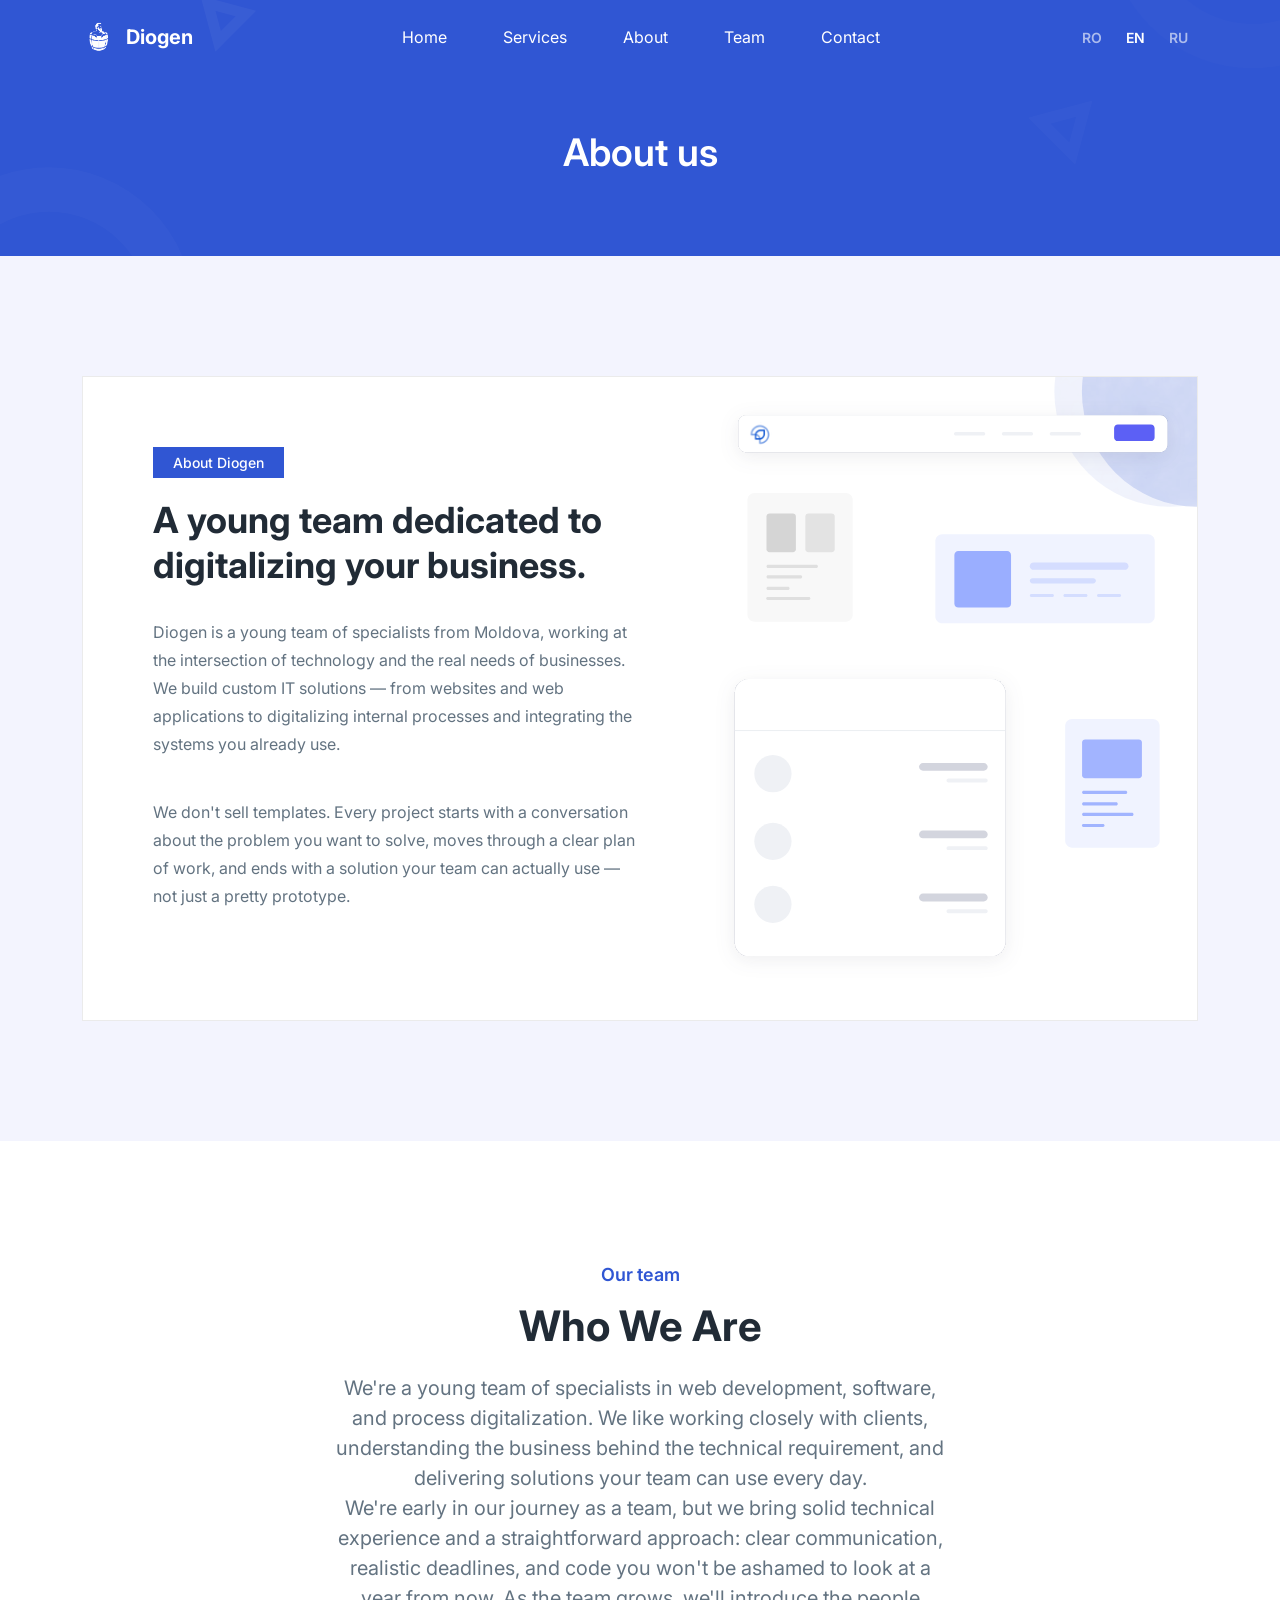
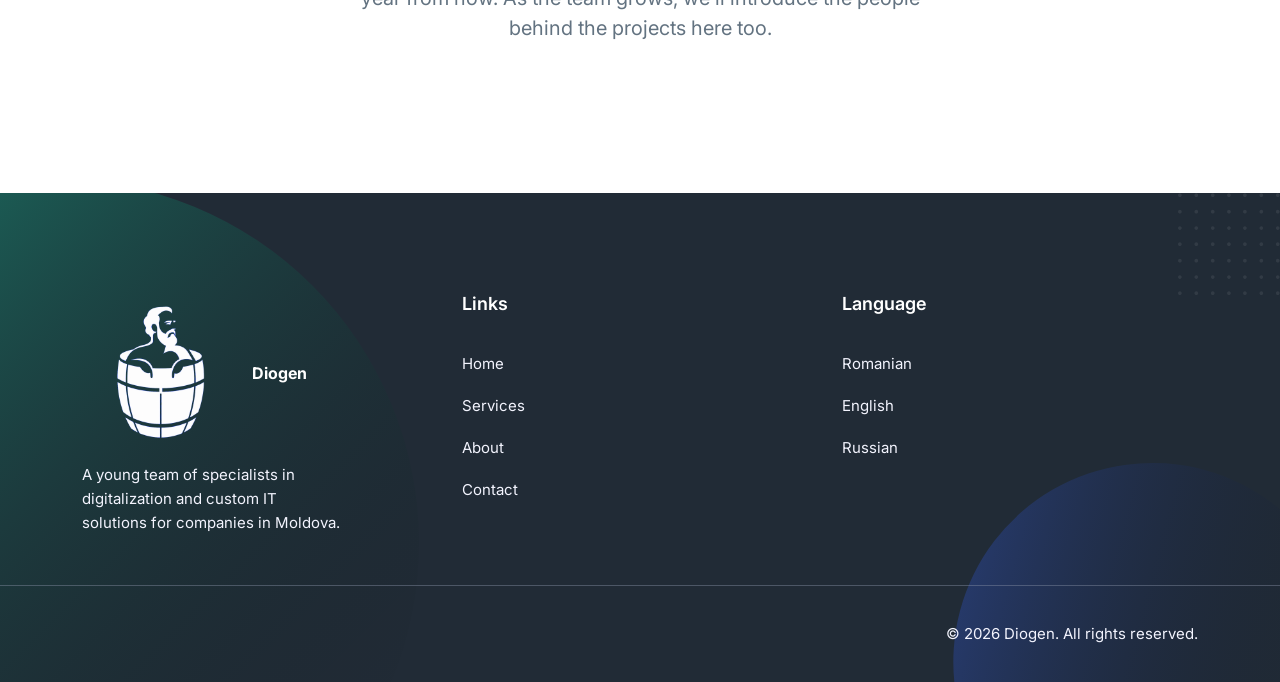
<file: en/about.html>
<!DOCTYPE html>
<html lang="en">
  <head>
    <meta charset="UTF-8" />
    <meta http-equiv="X-UA-Compatible" content="IE=edge" />
    <meta name="viewport" content="width=device-width, initial-scale=1.0" />
    <title>About us | Diogen</title>
    <meta
      name="description"
      content="Diogen is a young team of specialists in digitalization and software development, based in Moldova."
    />

    <!--====== Favicon Icon ======-->
    <link
      rel="shortcut icon"
      href="../assets/images/favicon.svg"
      type="image/svg"
    />

    <!-- ===== All CSS files ===== -->
    <link rel="stylesheet" href="../assets/css/bootstrap.min.css" />
    <link rel="stylesheet" href="../assets/css/animate.css" />
    <link rel="stylesheet" href="../assets/css/lineicons.css" />
    <link rel="stylesheet" href="../assets/css/ud-styles.css" />
  </head>
  <body>
    <!-- ====== Header Start ====== -->
    <header class="ud-header">
      <div class="container">
        <div class="row">
          <div class="col-lg-12">
            <nav class="navbar navbar-expand-lg">
              <a class="navbar-brand d-flex align-items-center" href="index.html">
                <img src="../assets/images/logo/logo_white.png" alt="Diogen" class="ud-logo-icon ud-logo-icon-light" />
                <img src="../assets/images/logo/logo_dark.png" alt="Diogen" class="ud-logo-icon ud-logo-icon-dark" />
                <span class="fw-bold ud-logo-text">Diogen</span>
              </a>
              <button class="navbar-toggler">
                <span class="toggler-icon"> </span>
                <span class="toggler-icon"> </span>
                <span class="toggler-icon"> </span>
              </button>

              <div class="navbar-collapse">
                <ul id="nav" class="navbar-nav mx-auto">
                  <li class="nav-item">
                    <a href="index.html#home">Home</a>
                  </li>
                  <li class="nav-item">
                    <a href="index.html#features">Services</a>
                  </li>
                  <li class="nav-item">
                    <a class="ud-menu-scroll" href="#about">About</a>
                  </li>
                  <li class="nav-item">
                    <a class="ud-menu-scroll" href="#team">Team</a>
                  </li>
                  <li class="nav-item">
                    <a href="contact.html">Contact</a>
                  </li>
                </ul>
              </div>

              <div class="navbar-btn d-none d-sm-inline-block">
                <ul class="ud-lang-switcher">
                  <li><a href="../despre.html">RO</a></li>
                  <li><a href="about.html" class="active">EN</a></li>
                  <li><a href="../ru/about.html">RU</a></li>
                </ul>
              </div>
            </nav>
          </div>
        </div>
      </div>
    </header>
    <!-- ====== Header End ====== -->

    <!-- ====== Banner Start ====== -->
    <section class="ud-page-banner">
      <div class="container">
        <div class="row">
          <div class="col-lg-12">
            <div class="ud-banner-content">
              <h1>About us</h1>
            </div>
          </div>
        </div>
      </div>
    </section>
    <!-- ====== Banner End ====== -->

    <!-- ====== About Start ====== -->
    <section id="about" class="ud-about">
      <div class="container">
        <div class="ud-about-wrapper wow fadeInUp" data-wow-delay=".2s">
          <div class="ud-about-content-wrapper">
            <div class="ud-about-content">
              <span class="tag">About Diogen</span>
              <h2>A young team dedicated to digitalizing your business.</h2>
              <p>
                Diogen is a young team of specialists from Moldova, working at
                the intersection of technology and the real needs of
                businesses. We build custom IT solutions — from websites and
                web applications to digitalizing internal processes and
                integrating the systems you already use.
              </p>
              <p>
                We don't sell templates. Every project starts with a
                conversation about the problem you want to solve, moves
                through a clear plan of work, and ends with a solution your
                team can actually use — not just a pretty prototype.
              </p>
            </div>
          </div>
          <div class="ud-about-image">
            <img src="../assets/images/about/about-image.svg" alt="about-image" />
          </div>
        </div>
      </div>
    </section>
    <!-- ====== About End ====== -->

    <!-- ====== Team Start ====== -->
    <section id="team" class="ud-team">
      <div class="container">
        <div class="row">
          <div class="col-lg-8 mx-auto">
            <div class="ud-section-title mx-auto text-center">
              <span>Our team</span>
              <h2>Who we are</h2>
              <p>
                We're a young team of specialists in web development,
                software, and process digitalization. We like working closely
                with clients, understanding the business behind the technical
                requirement, and delivering solutions your team can use every
                day.
              </p>
              <p>
                We're early in our journey as a team, but we bring solid
                technical experience and a straightforward approach: clear
                communication, realistic deadlines, and code you won't be
                ashamed to look at a year from now. As the team grows, we'll
                introduce the people behind the projects here too.
              </p>
            </div>
          </div>
        </div>
      </div>
    </section>
    <!-- ====== Team End ====== -->

    <!-- ====== Footer Start ====== -->
    <footer class="ud-footer wow fadeInUp" data-wow-delay=".15s">
      <div class="shape shape-1">
        <img src="../assets/images/footer/shape-1.svg" alt="shape" />
      </div>
      <div class="shape shape-2">
        <img src="../assets/images/footer/shape-2.svg" alt="shape" />
      </div>
      <div class="shape shape-3">
        <img src="../assets/images/footer/shape-3.svg" alt="shape" />
      </div>
      <div class="ud-footer-widgets">
        <div class="container">
          <div class="row">
            <div class="col-lg-4 col-md-6">
              <div class="ud-widget">
                <a href="index.html" class="ud-footer-logo d-flex align-items-center">
                  <img src="../assets/images/logo/logo_white.png" alt="Diogen" class="ud-logo-icon" />
                  <span class="fw-bold text-white ud-logo-text">Diogen</span>
                </a>
                <p class="ud-widget-desc">
                  A young team of specialists in digitalization and custom IT
                  solutions for companies in Moldova.
                </p>
              </div>
            </div>

            <div class="col-lg-4 col-md-6">
              <div class="ud-widget">
                <h5 class="ud-widget-title">Links</h5>
                <ul class="ud-widget-links">
                  <li>
                    <a href="index.html#home">Home</a>
                  </li>
                  <li>
                    <a href="index.html#features">Services</a>
                  </li>
                  <li>
                    <a href="index.html#about">About</a>
                  </li>
                  <li>
                    <a href="contact.html">Contact</a>
                  </li>
                </ul>
              </div>
            </div>
            <div class="col-lg-4 col-md-6">
              <div class="ud-widget">
                <h5 class="ud-widget-title">Language</h5>
                <ul class="ud-widget-links">
                  <li><a href="../despre.html">Romanian</a></li>
                  <li><a href="about.html">English</a></li>
                  <li><a href="../ru/about.html">Russian</a></li>
                </ul>
              </div>
            </div>
          </div>
        </div>
      </div>
      <div class="ud-footer-bottom">
        <div class="container">
          <div class="row">
            <div class="col-md-12 text-center">
              <p class="ud-footer-bottom-right">
                © 2026 Diogen. All rights reserved.
              </p>
            </div>
          </div>
        </div>
      </div>
    </footer>
    <!-- ====== Footer End ====== -->

    <!-- ====== Back To Top Start ====== -->
    <a href="javascript:void(0)" class="back-to-top">
      <i class="lni lni-chevron-up"> </i>
    </a>
    <!-- ====== Back To Top End ====== -->

    <!-- ====== All Javascript Files ====== -->
    <script src="../assets/js/bootstrap.bundle.min.js"></script>
    <script src="../assets/js/wow.min.js"></script>
    <script src="../assets/js/main.js"></script>
  </body>
</html>
</file>
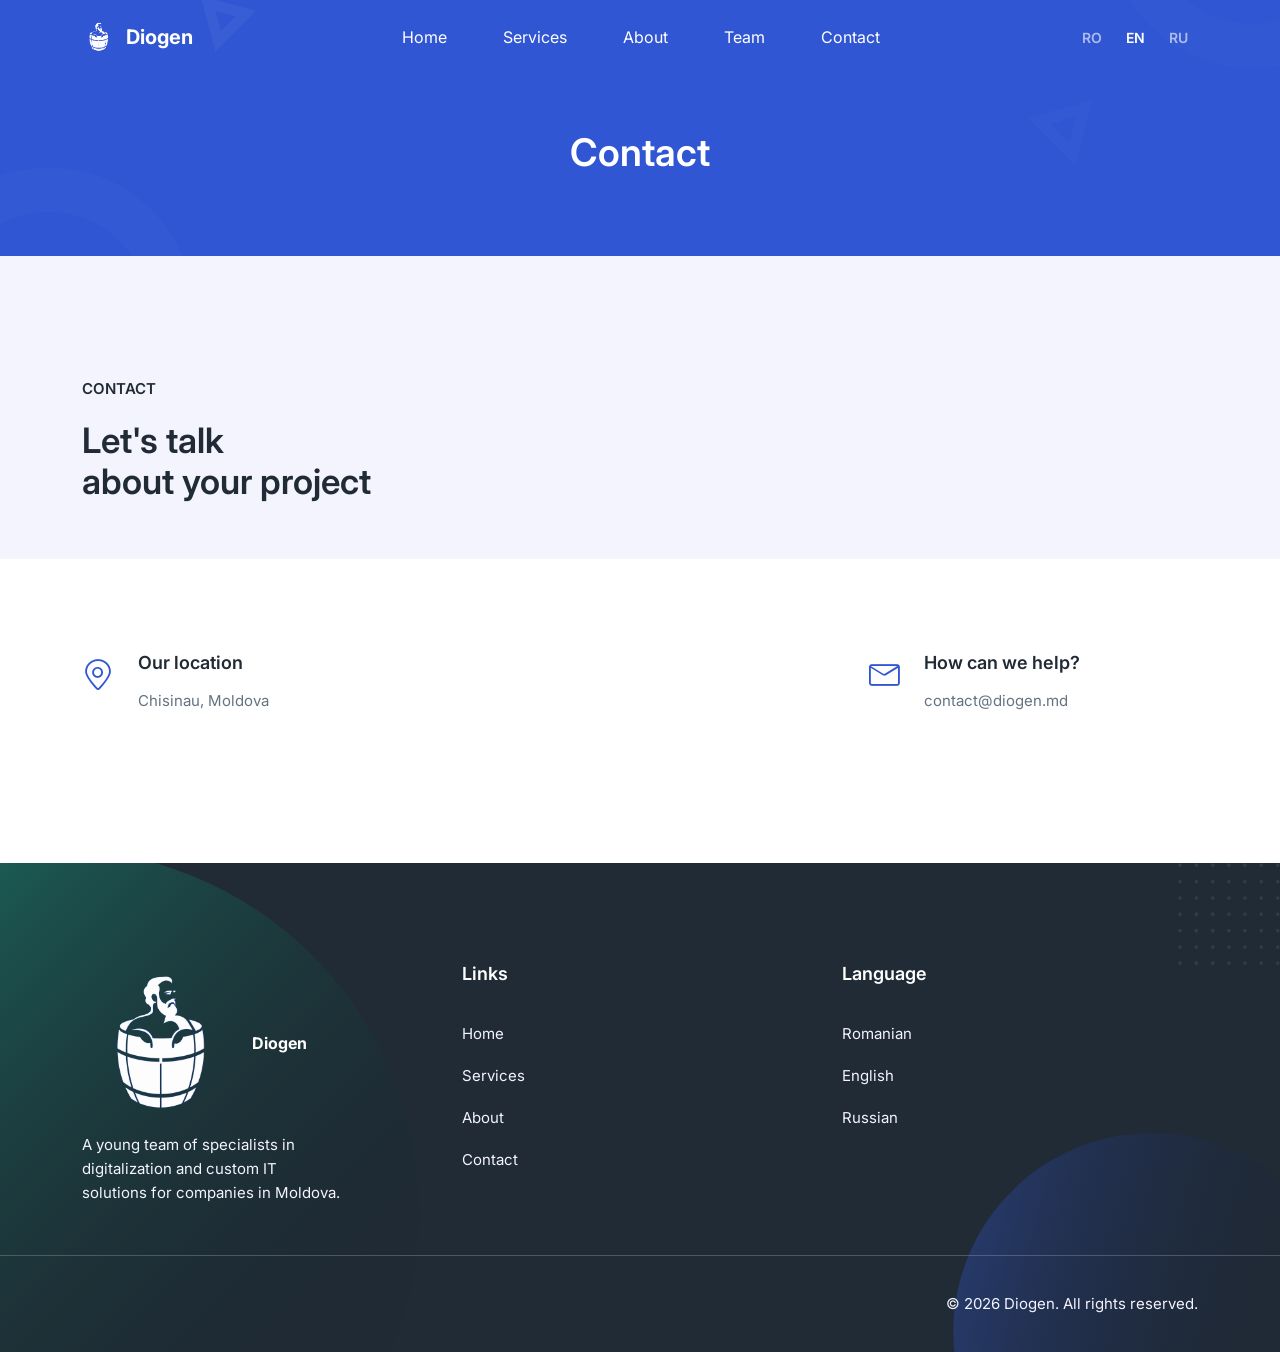
<file: en/contact.html>
<!DOCTYPE html>
<html lang="en">
  <head>
    <meta charset="UTF-8" />
    <meta http-equiv="X-UA-Compatible" content="IE=edge" />
    <meta name="viewport" content="width=device-width, initial-scale=1.0" />
    <title>Contact | Diogen</title>
    <meta
      name="description"
      content="Get in touch with the Diogen team to talk about your project."
    />

    <!--====== Favicon Icon ======-->
    <link
      rel="shortcut icon"
      href="../assets/images/favicon.svg"
      type="image/svg"
    />

    <!-- ===== All CSS files ===== -->
    <link rel="stylesheet" href="../assets/css/bootstrap.min.css" />
    <link rel="stylesheet" href="../assets/css/animate.css" />
    <link rel="stylesheet" href="../assets/css/lineicons.css" />
    <link rel="stylesheet" href="../assets/css/ud-styles.css" />
  </head>
  <body>
    <!-- ====== Header Start ====== -->
    <header class="ud-header">
      <div class="container">
        <div class="row">
          <div class="col-lg-12">
            <nav class="navbar navbar-expand-lg">
              <a class="navbar-brand d-flex align-items-center" href="index.html">
                <img src="../assets/images/logo/logo_white.png" alt="Diogen" class="ud-logo-icon ud-logo-icon-light" />
                <img src="../assets/images/logo/logo_dark.png" alt="Diogen" class="ud-logo-icon ud-logo-icon-dark" />
                <span class="fw-bold ud-logo-text">Diogen</span>
              </a>
              <button class="navbar-toggler">
                <span class="toggler-icon"> </span>
                <span class="toggler-icon"> </span>
                <span class="toggler-icon"> </span>
              </button>

              <div class="navbar-collapse">
                <ul id="nav" class="navbar-nav mx-auto">
                  <li class="nav-item">
                    <a href="index.html#home">Home</a>
                  </li>
                  <li class="nav-item">
                    <a href="index.html#features">Services</a>
                  </li>
                  <li class="nav-item">
                    <a href="about.html#about">About</a>
                  </li>
                  <li class="nav-item">
                    <a href="about.html#team">Team</a>
                  </li>
                  <li class="nav-item">
                    <a class="ud-menu-scroll" href="#contact">Contact</a>
                  </li>
                </ul>
              </div>

              <div class="navbar-btn d-none d-sm-inline-block">
                <ul class="ud-lang-switcher">
                  <li><a href="../contact.html">RO</a></li>
                  <li><a href="contact.html" class="active">EN</a></li>
                  <li><a href="../ru/contact.html">RU</a></li>
                </ul>
              </div>
            </nav>
          </div>
        </div>
      </div>
    </header>
    <!-- ====== Header End ====== -->

    <!-- ====== Banner Start ====== -->
    <section class="ud-page-banner">
      <div class="container">
        <div class="row">
          <div class="col-lg-12">
            <div class="ud-banner-content">
              <h1>Contact</h1>
            </div>
          </div>
        </div>
      </div>
    </section>
    <!-- ====== Banner End ====== -->

    <!-- ====== Contact Start ====== -->
    <section id="contact" class="ud-contact">
      <div class="container">
        <div class="row align-items-center">
          <div class="col-lg-12">
            <div class="ud-contact-content-wrapper">
              <div class="ud-contact-title">
                <span>CONTACT</span>
                <h2>
                  Let's talk <br />
                  about your project
                </h2>
              </div>
              <!-- TODO: replace placeholder contact details with real ones once available -->
              <div class="ud-contact-info-wrapper">
                <div class="ud-single-info">
                  <div class="ud-info-icon">
                    <i class="lni lni-map-marker"></i>
                  </div>
                  <div class="ud-info-meta">
                    <h5>Our location</h5>
                    <p>Chisinau, Moldova</p>
                  </div>
                </div>
                <div class="ud-single-info">
                  <div class="ud-info-icon">
                    <i class="lni lni-envelope"></i>
                  </div>
                  <div class="ud-info-meta">
                    <h5>How can we help?</h5>
                    <p>contact@diogen.md</p>
                  </div>
                </div>
              </div>
            </div>
          </div>
        </div>
      </div>
    </section>
    <!-- ====== Contact End ====== -->

    <!-- ====== Footer Start ====== -->
    <footer class="ud-footer wow fadeInUp" data-wow-delay=".15s">
      <div class="shape shape-1">
        <img src="../assets/images/footer/shape-1.svg" alt="shape" />
      </div>
      <div class="shape shape-2">
        <img src="../assets/images/footer/shape-2.svg" alt="shape" />
      </div>
      <div class="shape shape-3">
        <img src="../assets/images/footer/shape-3.svg" alt="shape" />
      </div>
      <div class="ud-footer-widgets">
        <div class="container">
          <div class="row">
            <div class="col-lg-4 col-md-6">
              <div class="ud-widget">
                <a href="index.html" class="ud-footer-logo d-flex align-items-center">
                  <img src="../assets/images/logo/logo_white.png" alt="Diogen" class="ud-logo-icon" />
                  <span class="fw-bold text-white ud-logo-text">Diogen</span>
                </a>
                <p class="ud-widget-desc">
                  A young team of specialists in digitalization and custom IT
                  solutions for companies in Moldova.
                </p>
              </div>
            </div>

            <div class="col-lg-4 col-md-6">
              <div class="ud-widget">
                <h5 class="ud-widget-title">Links</h5>
                <ul class="ud-widget-links">
                  <li>
                    <a href="index.html#home">Home</a>
                  </li>
                  <li>
                    <a href="index.html#features">Services</a>
                  </li>
                  <li>
                    <a href="index.html#about">About</a>
                  </li>
                  <li>
                    <a href="contact.html">Contact</a>
                  </li>
                </ul>
              </div>
            </div>
            <div class="col-lg-4 col-md-6">
              <div class="ud-widget">
                <h5 class="ud-widget-title">Language</h5>
                <ul class="ud-widget-links">
                  <li><a href="../contact.html">Romanian</a></li>
                  <li><a href="contact.html">English</a></li>
                  <li><a href="../ru/contact.html">Russian</a></li>
                </ul>
              </div>
            </div>
          </div>
        </div>
      </div>
      <div class="ud-footer-bottom">
        <div class="container">
          <div class="row">
            <div class="col-md-12 text-center">
              <p class="ud-footer-bottom-right">
                © 2026 Diogen. All rights reserved.
              </p>
            </div>
          </div>
        </div>
      </div>
    </footer>
    <!-- ====== Footer End ====== -->

    <!-- ====== Back To Top Start ====== -->
    <a href="javascript:void(0)" class="back-to-top">
      <i class="lni lni-chevron-up"> </i>
    </a>
    <!-- ====== Back To Top End ====== -->

    <!-- ====== All Javascript Files ====== -->
    <script src="../assets/js/bootstrap.bundle.min.js"></script>
    <script src="../assets/js/wow.min.js"></script>
    <script src="../assets/js/main.js"></script>
  </body>
</html>
</file>
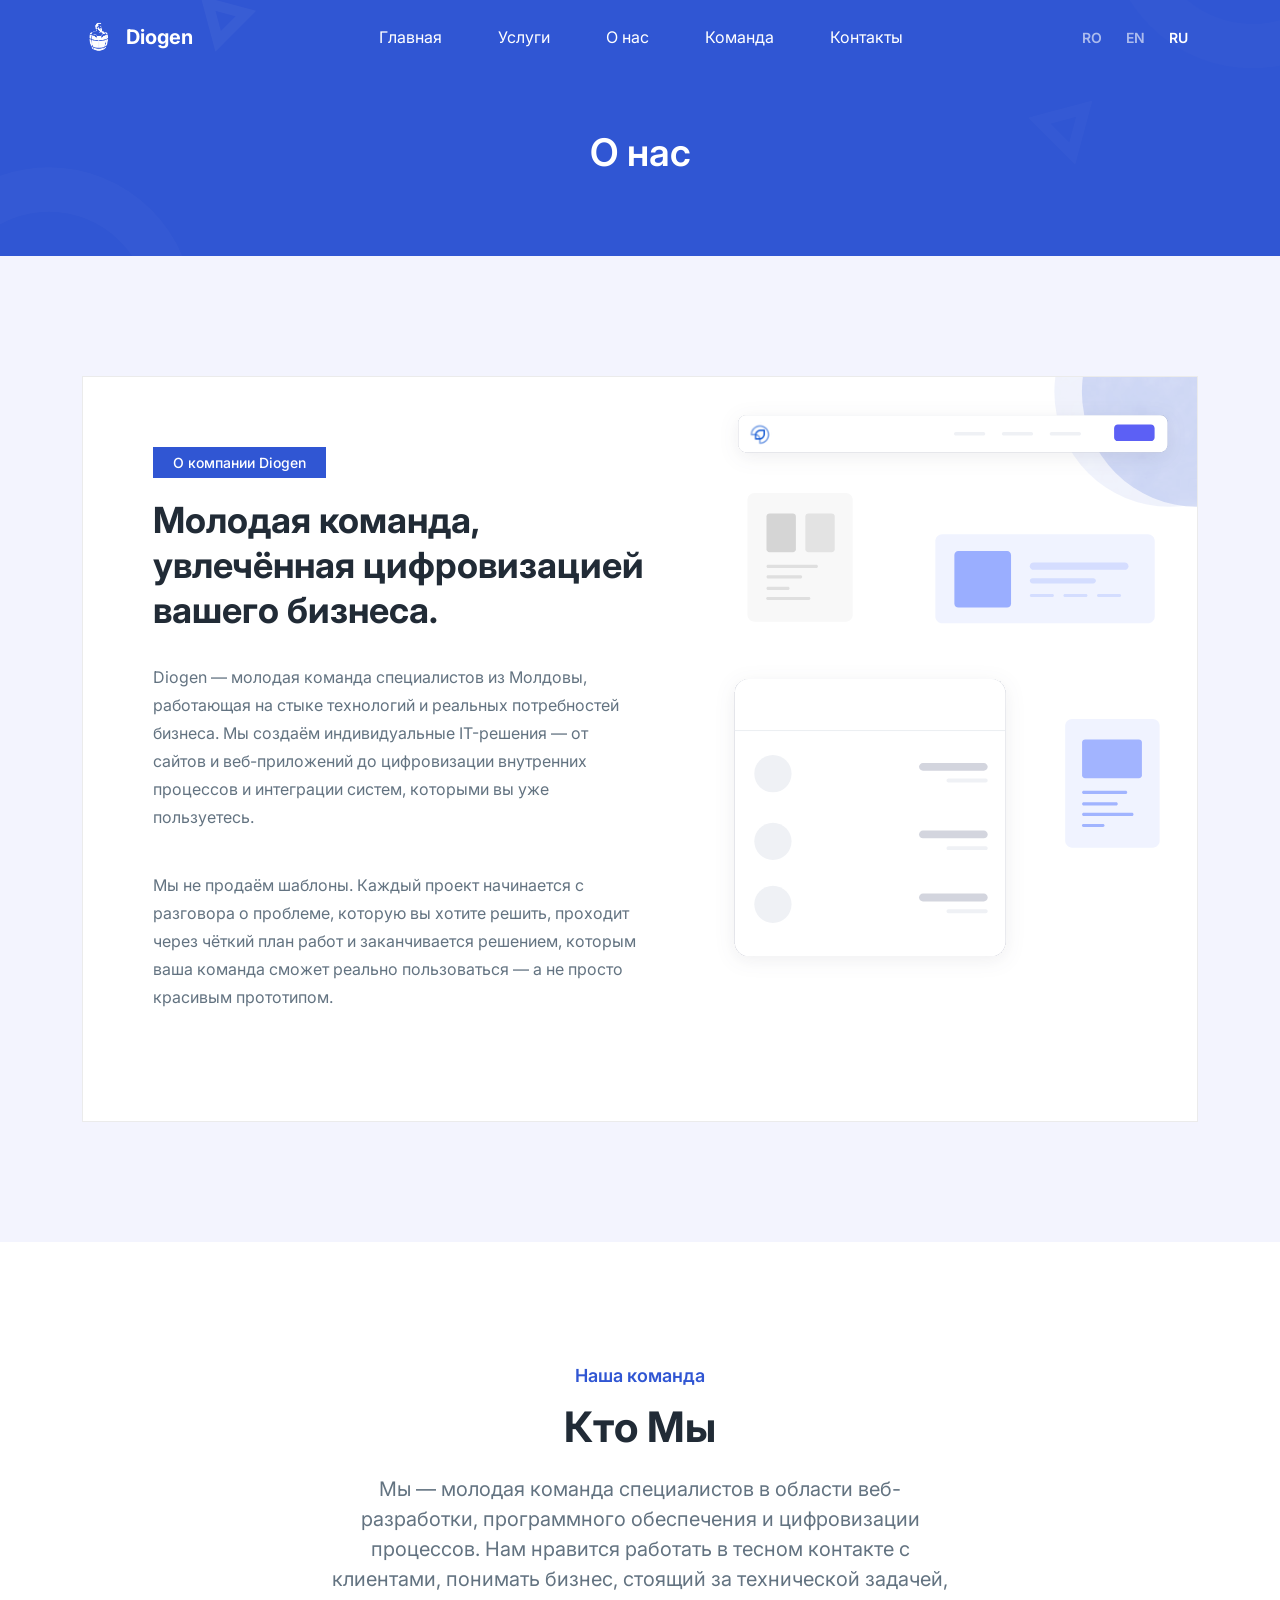
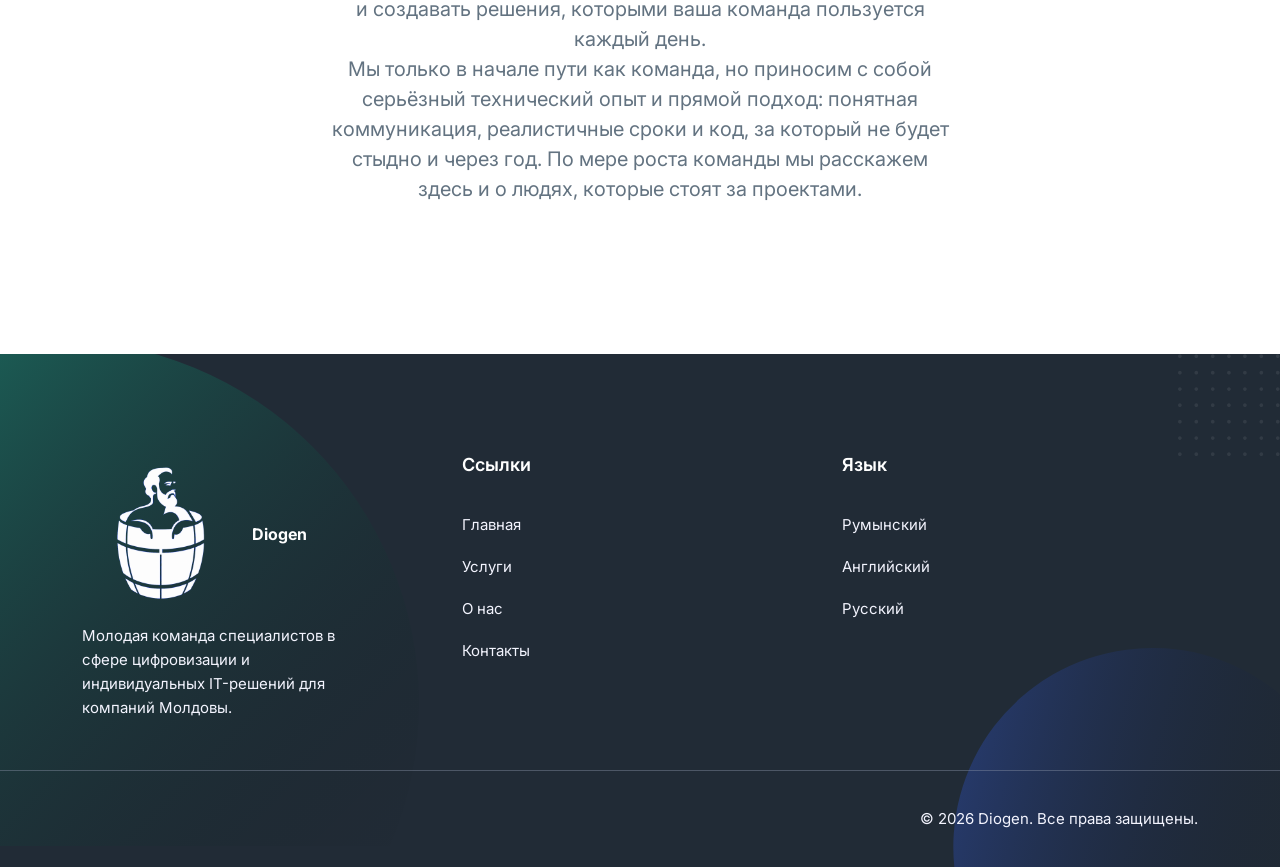
<file: ru/about.html>
<!DOCTYPE html>
<html lang="ru">
  <head>
    <meta charset="UTF-8" />
    <meta http-equiv="X-UA-Compatible" content="IE=edge" />
    <meta name="viewport" content="width=device-width, initial-scale=1.0" />
    <title>О нас | Diogen</title>
    <meta
      name="description"
      content="Diogen — молодая команда специалистов в сфере цифровизации и разработки ПО, базирующаяся в Молдове."
    />

    <!--====== Favicon Icon ======-->
    <link
      rel="shortcut icon"
      href="../assets/images/favicon.svg"
      type="image/svg"
    />

    <!-- ===== All CSS files ===== -->
    <link rel="stylesheet" href="../assets/css/bootstrap.min.css" />
    <link rel="stylesheet" href="../assets/css/animate.css" />
    <link rel="stylesheet" href="../assets/css/lineicons.css" />
    <link rel="stylesheet" href="../assets/css/ud-styles.css" />
  </head>
  <body>
    <!-- ====== Header Start ====== -->
    <header class="ud-header">
      <div class="container">
        <div class="row">
          <div class="col-lg-12">
            <nav class="navbar navbar-expand-lg">
              <a class="navbar-brand d-flex align-items-center" href="index.html">
                <img src="../assets/images/logo/logo_white.png" alt="Diogen" class="ud-logo-icon ud-logo-icon-light" />
                <img src="../assets/images/logo/logo_dark.png" alt="Diogen" class="ud-logo-icon ud-logo-icon-dark" />
                <span class="fw-bold ud-logo-text">Diogen</span>
              </a>
              <button class="navbar-toggler">
                <span class="toggler-icon"> </span>
                <span class="toggler-icon"> </span>
                <span class="toggler-icon"> </span>
              </button>

              <div class="navbar-collapse">
                <ul id="nav" class="navbar-nav mx-auto">
                  <li class="nav-item">
                    <a href="index.html#home">Главная</a>
                  </li>
                  <li class="nav-item">
                    <a href="index.html#features">Услуги</a>
                  </li>
                  <li class="nav-item">
                    <a class="ud-menu-scroll" href="#about">О нас</a>
                  </li>
                  <li class="nav-item">
                    <a class="ud-menu-scroll" href="#team">Команда</a>
                  </li>
                  <li class="nav-item">
                    <a href="contact.html">Контакты</a>
                  </li>
                </ul>
              </div>

              <div class="navbar-btn d-none d-sm-inline-block">
                <ul class="ud-lang-switcher">
                  <li><a href="../despre.html">RO</a></li>
                  <li><a href="../en/about.html">EN</a></li>
                  <li><a href="about.html" class="active">RU</a></li>
                </ul>
              </div>
            </nav>
          </div>
        </div>
      </div>
    </header>
    <!-- ====== Header End ====== -->

    <!-- ====== Banner Start ====== -->
    <section class="ud-page-banner">
      <div class="container">
        <div class="row">
          <div class="col-lg-12">
            <div class="ud-banner-content">
              <h1>О нас</h1>
            </div>
          </div>
        </div>
      </div>
    </section>
    <!-- ====== Banner End ====== -->

    <!-- ====== About Start ====== -->
    <section id="about" class="ud-about">
      <div class="container">
        <div class="ud-about-wrapper wow fadeInUp" data-wow-delay=".2s">
          <div class="ud-about-content-wrapper">
            <div class="ud-about-content">
              <span class="tag">О компании Diogen</span>
              <h2>Молодая команда, увлечённая цифровизацией вашего бизнеса.</h2>
              <p>
                Diogen — молодая команда специалистов из Молдовы, работающая
                на стыке технологий и реальных потребностей бизнеса. Мы
                создаём индивидуальные IT-решения — от сайтов и веб-приложений
                до цифровизации внутренних процессов и интеграции систем,
                которыми вы уже пользуетесь.
              </p>
              <p>
                Мы не продаём шаблоны. Каждый проект начинается с разговора о
                проблеме, которую вы хотите решить, проходит через чёткий план
                работ и заканчивается решением, которым ваша команда сможет
                реально пользоваться — а не просто красивым прототипом.
              </p>
            </div>
          </div>
          <div class="ud-about-image">
            <img src="../assets/images/about/about-image.svg" alt="about-image" />
          </div>
        </div>
      </div>
    </section>
    <!-- ====== About End ====== -->

    <!-- ====== Team Start ====== -->
    <section id="team" class="ud-team">
      <div class="container">
        <div class="row">
          <div class="col-lg-8 mx-auto">
            <div class="ud-section-title mx-auto text-center">
              <span>Наша команда</span>
              <h2>Кто мы</h2>
              <p>
                Мы — молодая команда специалистов в области веб-разработки,
                программного обеспечения и цифровизации процессов. Нам
                нравится работать в тесном контакте с клиентами, понимать
                бизнес, стоящий за технической задачей, и создавать решения,
                которыми ваша команда пользуется каждый день.
              </p>
              <p>
                Мы только в начале пути как команда, но приносим с собой
                серьёзный технический опыт и прямой подход: понятная
                коммуникация, реалистичные сроки и код, за который не будет
                стыдно и через год. По мере роста команды мы расскажем здесь
                и о людях, которые стоят за проектами.
              </p>
            </div>
          </div>
        </div>
      </div>
    </section>
    <!-- ====== Team End ====== -->

    <!-- ====== Footer Start ====== -->
    <footer class="ud-footer wow fadeInUp" data-wow-delay=".15s">
      <div class="shape shape-1">
        <img src="../assets/images/footer/shape-1.svg" alt="shape" />
      </div>
      <div class="shape shape-2">
        <img src="../assets/images/footer/shape-2.svg" alt="shape" />
      </div>
      <div class="shape shape-3">
        <img src="../assets/images/footer/shape-3.svg" alt="shape" />
      </div>
      <div class="ud-footer-widgets">
        <div class="container">
          <div class="row">
            <div class="col-lg-4 col-md-6">
              <div class="ud-widget">
                <a href="index.html" class="ud-footer-logo d-flex align-items-center">
                  <img src="../assets/images/logo/logo_white.png" alt="Diogen" class="ud-logo-icon" />
                  <span class="fw-bold text-white ud-logo-text">Diogen</span>
                </a>
                <p class="ud-widget-desc">
                  Молодая команда специалистов в сфере цифровизации и
                  индивидуальных IT-решений для компаний Молдовы.
                </p>
              </div>
            </div>

            <div class="col-lg-4 col-md-6">
              <div class="ud-widget">
                <h5 class="ud-widget-title">Ссылки</h5>
                <ul class="ud-widget-links">
                  <li>
                    <a href="index.html#home">Главная</a>
                  </li>
                  <li>
                    <a href="index.html#features">Услуги</a>
                  </li>
                  <li>
                    <a href="index.html#about">О нас</a>
                  </li>
                  <li>
                    <a href="contact.html">Контакты</a>
                  </li>
                </ul>
              </div>
            </div>
            <div class="col-lg-4 col-md-6">
              <div class="ud-widget">
                <h5 class="ud-widget-title">Язык</h5>
                <ul class="ud-widget-links">
                  <li><a href="../despre.html">Румынский</a></li>
                  <li><a href="../en/about.html">Английский</a></li>
                  <li><a href="about.html">Русский</a></li>
                </ul>
              </div>
            </div>
          </div>
        </div>
      </div>
      <div class="ud-footer-bottom">
        <div class="container">
          <div class="row">
            <div class="col-md-12 text-center">
              <p class="ud-footer-bottom-right">
                © 2026 Diogen. Все права защищены.
              </p>
            </div>
          </div>
        </div>
      </div>
    </footer>
    <!-- ====== Footer End ====== -->

    <!-- ====== Back To Top Start ====== -->
    <a href="javascript:void(0)" class="back-to-top">
      <i class="lni lni-chevron-up"> </i>
    </a>
    <!-- ====== Back To Top End ====== -->

    <!-- ====== All Javascript Files ====== -->
    <script src="../assets/js/bootstrap.bundle.min.js"></script>
    <script src="../assets/js/wow.min.js"></script>
    <script src="../assets/js/main.js"></script>
  </body>
</html>
</file>
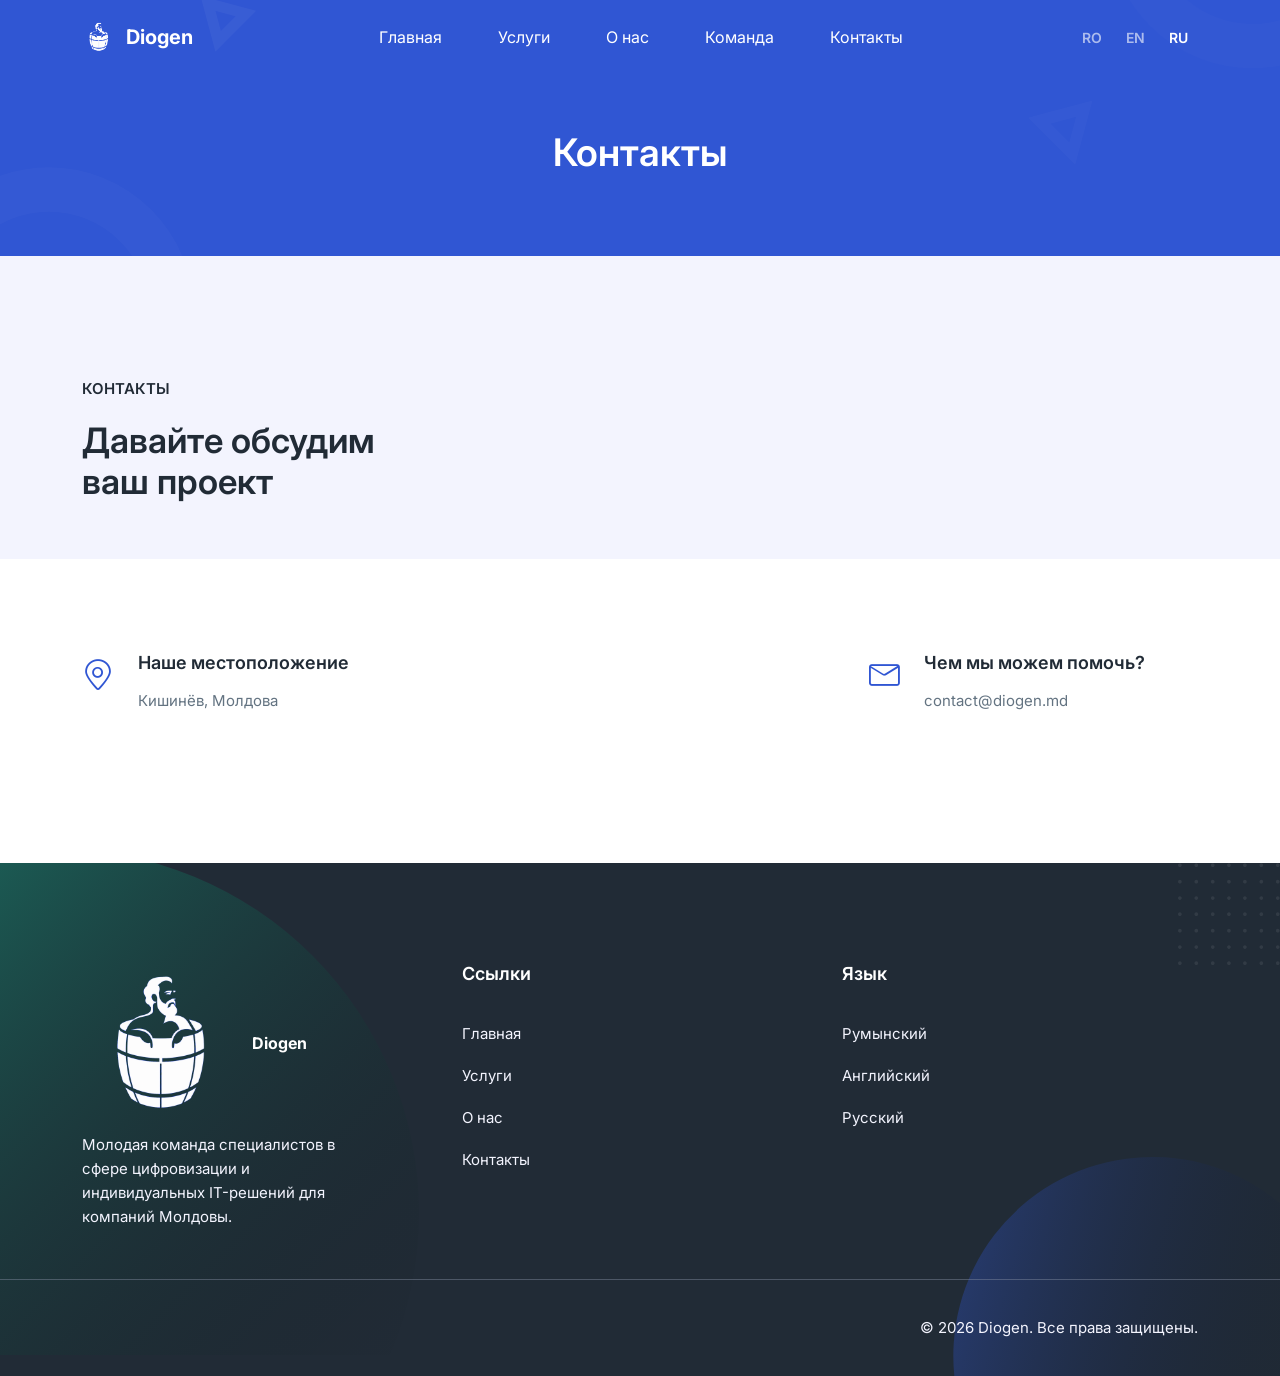
<file: ru/contact.html>
<!DOCTYPE html>
<html lang="ru">
  <head>
    <meta charset="UTF-8" />
    <meta http-equiv="X-UA-Compatible" content="IE=edge" />
    <meta name="viewport" content="width=device-width, initial-scale=1.0" />
    <title>Контакты | Diogen</title>
    <meta
      name="description"
      content="Свяжитесь с командой Diogen, чтобы обсудить ваш проект."
    />

    <!--====== Favicon Icon ======-->
    <link
      rel="shortcut icon"
      href="../assets/images/favicon.svg"
      type="image/svg"
    />

    <!-- ===== All CSS files ===== -->
    <link rel="stylesheet" href="../assets/css/bootstrap.min.css" />
    <link rel="stylesheet" href="../assets/css/animate.css" />
    <link rel="stylesheet" href="../assets/css/lineicons.css" />
    <link rel="stylesheet" href="../assets/css/ud-styles.css" />
  </head>
  <body>
    <!-- ====== Header Start ====== -->
    <header class="ud-header">
      <div class="container">
        <div class="row">
          <div class="col-lg-12">
            <nav class="navbar navbar-expand-lg">
              <a class="navbar-brand d-flex align-items-center" href="index.html">
                <img src="../assets/images/logo/logo_white.png" alt="Diogen" class="ud-logo-icon ud-logo-icon-light" />
                <img src="../assets/images/logo/logo_dark.png" alt="Diogen" class="ud-logo-icon ud-logo-icon-dark" />
                <span class="fw-bold ud-logo-text">Diogen</span>
              </a>
              <button class="navbar-toggler">
                <span class="toggler-icon"> </span>
                <span class="toggler-icon"> </span>
                <span class="toggler-icon"> </span>
              </button>

              <div class="navbar-collapse">
                <ul id="nav" class="navbar-nav mx-auto">
                  <li class="nav-item">
                    <a href="index.html#home">Главная</a>
                  </li>
                  <li class="nav-item">
                    <a href="index.html#features">Услуги</a>
                  </li>
                  <li class="nav-item">
                    <a href="about.html#about">О нас</a>
                  </li>
                  <li class="nav-item">
                    <a href="about.html#team">Команда</a>
                  </li>
                  <li class="nav-item">
                    <a class="ud-menu-scroll" href="#contact">Контакты</a>
                  </li>
                </ul>
              </div>

              <div class="navbar-btn d-none d-sm-inline-block">
                <ul class="ud-lang-switcher">
                  <li><a href="../contact.html">RO</a></li>
                  <li><a href="../en/contact.html">EN</a></li>
                  <li><a href="contact.html" class="active">RU</a></li>
                </ul>
              </div>
            </nav>
          </div>
        </div>
      </div>
    </header>
    <!-- ====== Header End ====== -->

    <!-- ====== Banner Start ====== -->
    <section class="ud-page-banner">
      <div class="container">
        <div class="row">
          <div class="col-lg-12">
            <div class="ud-banner-content">
              <h1>Контакты</h1>
            </div>
          </div>
        </div>
      </div>
    </section>
    <!-- ====== Banner End ====== -->

    <!-- ====== Contact Start ====== -->
    <section id="contact" class="ud-contact">
      <div class="container">
        <div class="row align-items-center">
          <div class="col-lg-12">
            <div class="ud-contact-content-wrapper">
              <div class="ud-contact-title">
                <span>КОНТАКТЫ</span>
                <h2>
                  Давайте обсудим <br />
                  ваш проект
                </h2>
              </div>
              <!-- TODO: replace placeholder contact details with real ones once available -->
              <div class="ud-contact-info-wrapper">
                <div class="ud-single-info">
                  <div class="ud-info-icon">
                    <i class="lni lni-map-marker"></i>
                  </div>
                  <div class="ud-info-meta">
                    <h5>Наше местоположение</h5>
                    <p>Кишинёв, Молдова</p>
                  </div>
                </div>
                <div class="ud-single-info">
                  <div class="ud-info-icon">
                    <i class="lni lni-envelope"></i>
                  </div>
                  <div class="ud-info-meta">
                    <h5>Чем мы можем помочь?</h5>
                    <p>contact@diogen.md</p>
                  </div>
                </div>
              </div>
            </div>
          </div>
        </div>
      </div>
    </section>
    <!-- ====== Contact End ====== -->

    <!-- ====== Footer Start ====== -->
    <footer class="ud-footer wow fadeInUp" data-wow-delay=".15s">
      <div class="shape shape-1">
        <img src="../assets/images/footer/shape-1.svg" alt="shape" />
      </div>
      <div class="shape shape-2">
        <img src="../assets/images/footer/shape-2.svg" alt="shape" />
      </div>
      <div class="shape shape-3">
        <img src="../assets/images/footer/shape-3.svg" alt="shape" />
      </div>
      <div class="ud-footer-widgets">
        <div class="container">
          <div class="row">
            <div class="col-lg-4 col-md-6">
              <div class="ud-widget">
                <a href="index.html" class="ud-footer-logo d-flex align-items-center">
                  <img src="../assets/images/logo/logo_white.png" alt="Diogen" class="ud-logo-icon" />
                  <span class="fw-bold text-white ud-logo-text">Diogen</span>
                </a>
                <p class="ud-widget-desc">
                  Молодая команда специалистов в сфере цифровизации и
                  индивидуальных IT-решений для компаний Молдовы.
                </p>
              </div>
            </div>

            <div class="col-lg-4 col-md-6">
              <div class="ud-widget">
                <h5 class="ud-widget-title">Ссылки</h5>
                <ul class="ud-widget-links">
                  <li>
                    <a href="index.html#home">Главная</a>
                  </li>
                  <li>
                    <a href="index.html#features">Услуги</a>
                  </li>
                  <li>
                    <a href="index.html#about">О нас</a>
                  </li>
                  <li>
                    <a href="contact.html">Контакты</a>
                  </li>
                </ul>
              </div>
            </div>
            <div class="col-lg-4 col-md-6">
              <div class="ud-widget">
                <h5 class="ud-widget-title">Язык</h5>
                <ul class="ud-widget-links">
                  <li><a href="../contact.html">Румынский</a></li>
                  <li><a href="../en/contact.html">Английский</a></li>
                  <li><a href="contact.html">Русский</a></li>
                </ul>
              </div>
            </div>
          </div>
        </div>
      </div>
      <div class="ud-footer-bottom">
        <div class="container">
          <div class="row">
            <div class="col-md-12 text-center">
              <p class="ud-footer-bottom-right">
                © 2026 Diogen. Все права защищены.
              </p>
            </div>
          </div>
        </div>
      </div>
    </footer>
    <!-- ====== Footer End ====== -->

    <!-- ====== Back To Top Start ====== -->
    <a href="javascript:void(0)" class="back-to-top">
      <i class="lni lni-chevron-up"> </i>
    </a>
    <!-- ====== Back To Top End ====== -->

    <!-- ====== All Javascript Files ====== -->
    <script src="../assets/js/bootstrap.bundle.min.js"></script>
    <script src="../assets/js/wow.min.js"></script>
    <script src="../assets/js/main.js"></script>
  </body>
</html>
</file>
<file: assets/css/ud-styles.css>
/*===========================
  COMMON css 
===========================*/
@import url("https://fonts.googleapis.com/css2?family=Inter:wght@200;300;400;500;600;700;800;900&display=swap");
:root {
  --font: "Inter", sans-serif;
  --body-color: #637381;
  --heading-color: #212b36;
  --primary-color: #3056d3;
  --white: #ffffff;
}

body {
  font-family: var(--font);
  font-weight: normal;
  font-style: normal;
  color: var(--body-color);
  overflow-x: hidden;
}

.ud-logo-icon {
  height: 34px;
  width: auto;
  margin-right: 10px;
}

* {
  margin: 0;
  padding: 0;
  -webkit-box-sizing: border-box;
  box-sizing: border-box;
}

img {
  max-width: 100%;
}

a,
button,
input,
textarea {
  -webkit-transition: all 0.3s ease-out 0s;
  transition: all 0.3s ease-out 0s;
}

a,
a:focus,
input:focus,
textarea:focus,
button:focus,
.navbar-toggler:focus {
  text-decoration: none;
  outline: none;
  -webkit-box-shadow: none;
          box-shadow: none;
}

a:focus,
a:hover {
  text-decoration: none;
}

i,
span,
a {
  display: inline-block;
}

audio,
canvas,
iframe,
img,
svg,
video {
  vertical-align: middle;
}

h1,
h2,
h3,
h4,
h5,
h6 {
  font-weight: 700;
  color: var(--heading-color);
  margin: 0px;
}

h1 {
  font-size: 48px;
}

h2 {
  font-size: 36px;
}

h3 {
  font-size: 28px;
}

h4 {
  font-size: 22px;
}

h5 {
  font-size: 18px;
}

h6 {
  font-size: 16px;
}

ul,
ol {
  margin: 0px;
  padding: 0px;
  list-style-type: none;
}

p {
  font-size: 16px;
  font-weight: 400;
  line-height: 26px;
  color: var(--body-color);
  margin: 0px;
}

.bg_cover {
  background-position: center center;
  background-size: cover;
  background-repeat: no-repeat;
  width: 100%;
  height: 100%;
}

/*===== All Button Style =====*/
.ud-main-btn {
  display: inline-block;
  text-align: center;
  white-space: nowrap;
  vertical-align: middle;
  font-weight: 500;
  font-size: 16px;
  border-radius: 5px;
  padding: 15px 25px;
  border: 1px solid transparent;
  color: var(--white);
  cursor: pointer;
  z-index: 5;
  -webkit-transition: all 0.4s ease-out 0s;
  transition: all 0.4s ease-out 0s;
  background: var(--primary-color);
}

.ud-main-btn:hover {
  color: var(--white);
  background: var(--heading-color);
}

@media (max-width: 767px) {
  .container {
    padding-left: 40px;
    padding-right: 40px;
  }
}

@media only screen and (min-width: 576px) and (max-width: 767px) {
  .container {
    padding-left: 20px;
    padding-right: 20px;
  }
}

.back-to-top {
  width: 40px;
  height: 40px;
  line-height: 40px;
  background: var(--primary-color);
  -webkit-box-shadow: 0px 0px 5px rgba(0, 0, 0, 0.2);
          box-shadow: 0px 0px 5px rgba(0, 0, 0, 0.2);
  text-align: center;
  -webkit-box-pack: center;
      -ms-flex-pack: center;
          justify-content: center;
  -webkit-box-align: center;
      -ms-flex-align: center;
          align-items: center;
  border-radius: 5px;
  position: fixed;
  right: 30px;
  bottom: 30px;
  z-index: 99;
  color: var(--white);
}

.back-to-top:hover {
  color: var(--white);
  background: var(--heading-color);
}

/* ===== Header CSS ===== */
.ud-header {
  position: absolute;
  top: 0;
  left: 0;
  width: 100%;
  z-index: 99;
  -webkit-transition: all 0.3s ease-out 0s;
  transition: all 0.3s ease-out 0s;
}

.sticky {
  position: fixed;
  z-index: 99;
  background-color: rgba(255, 255, 255, 0.8);
  -webkit-backdrop-filter: blur(5px);
          backdrop-filter: blur(5px);
  -webkit-box-shadow: inset 0 -1px 0 0 rgba(0, 0, 0, 0.1);
  box-shadow: inset 0 -1px 0 0 rgba(0, 0, 0, 0.1);
  -webkit-transition: all 0.3s ease-out 0s;
  transition: all 0.3s ease-out 0s;
}

.sticky .navbar {
  padding: 0;
}
.navbar .startup-logo{
  color: var(--white);
}
.sticky .navbar .startup-logo{
  color: var(--primary-color) !important;
}
.navbar {
  padding: 0px 0;
  border-radius: 5px;
  position: relative;
  -webkit-transition: all 0.3s ease-out 0s;
  transition: all 0.3s ease-out 0s;
}

.navbar-brand {
  padding: 0;
}

@media only screen and (min-width: 768px) and (max-width: 991px), (max-width: 767px) {
  .navbar-brand {
    padding: 5px 0px;
  }
}

.navbar-brand img {
  max-width: 160px;
}

.ud-logo-icon-dark {
  display: none;
}

.ud-logo-text {
  color: var(--white);
  -webkit-transition: all 0.3s ease-out 0s;
  transition: all 0.3s ease-out 0s;
}

.navbar-toggler {
  padding: 0;
}

.navbar-toggler .toggler-icon {
  width: 30px;
  height: 2px;
  background-color: var(--white);
  display: block;
  margin: 5px 0;
  position: relative;
  -webkit-transition: all 0.3s ease-out 0s;
  transition: all 0.3s ease-out 0s;
}

.navbar-toggler.active .toggler-icon:nth-of-type(1) {
  -webkit-transform: rotate(45deg);
  transform: rotate(45deg);
  top: 7px;
}

.navbar-toggler.active .toggler-icon:nth-of-type(2) {
  opacity: 0;
}

.navbar-toggler.active .toggler-icon:nth-of-type(3) {
  -webkit-transform: rotate(135deg);
  transform: rotate(135deg);
  top: -7px;
}

@media only screen and (min-width: 768px) and (max-width: 991px), (max-width: 767px) {
  .navbar-collapse {
    position: absolute;
    top: 100%;
    right: 0;
    max-width: 300px;
    width: 100%;
    background-color: var(--white);
    z-index: 9;
    -webkit-box-shadow: 0px 15px 20px 0px rgba(0, 0, 0, 0.1);
    box-shadow: 0px 15px 20px 0px rgba(0, 0, 0, 0.1);
    padding: 0px;
    display: none;
    border-radius: 5px;
  }
  .navbar-collapse.show {
    display: block;
  }
}

@media only screen and (min-width: 768px) and (max-width: 991px), (max-width: 767px) {
  .navbar-nav {
    padding: 20px 30px;
  }
}

.navbar-nav .nav-item {
  position: relative;
  padding: 0px 20px;
}

@media only screen and (min-width: 992px) and (max-width: 1199px) {
  .navbar-nav .nav-item {
    padding: 0px 12px;
  }
}

@media only screen and (min-width: 768px) and (max-width: 991px), (max-width: 767px) {
  .navbar-nav .nav-item {
    padding: 0px;
  }
}

.navbar-nav .nav-item > a {
  font-size: 16px;
  font-weight: 400;
  color: var(--white);
  -webkit-transition: all 0.3s ease-out 0s;
  transition: all 0.3s ease-out 0s;
  padding: 25px 8px;
  position: relative;
}

@media only screen and (min-width: 768px) and (max-width: 991px), (max-width: 767px) {
  .navbar-nav .nav-item > a {
    display: block;
    padding: 8px 0;
    color: var(--heading-color);
  }
}

.navbar-nav .nav-item > a:hover, .navbar-nav .nav-item > a.active {
  color: var(--white);
  opacity: 0.5;
}

@media only screen and (min-width: 768px) and (max-width: 991px), (max-width: 767px) {
  .navbar-nav .nav-item > a:hover, .navbar-nav .nav-item > a.active {
    color: var(--primary-color);
    opacity: 1;
  }
}

.navbar-nav .nav-item .ud-submenu {
  position: absolute;
  width: 250px;
  background: var(--white);
  top: 110%;
  padding: 20px 30px;
  -webkit-box-shadow: 0 15px 44px rgba(140, 140, 140, 0.18);
          box-shadow: 0 15px 44px rgba(140, 140, 140, 0.18);
  border-radius: 5px;
  opacity: 0;
  visibility: hidden;
  -webkit-transition: all 0.3s ease-out 0s;
  transition: all 0.3s ease-out 0s;
}

@media only screen and (min-width: 768px) and (max-width: 991px), (max-width: 767px) {
  .navbar-nav .nav-item .ud-submenu {
    position: static;
    -webkit-box-shadow: none;
            box-shadow: none;
    width: 100%;
    padding: 0px;
    opacity: 1;
    visibility: visible;
    display: none;
  }
}

.navbar-nav .nav-item .ud-submenu.show {
  display: block;
}

.navbar-nav .nav-item .ud-submenu .ud-submenu-link {
  padding: 7px 0;
  color: var(--heading-color);
  font-size: 14px;
}

.navbar-nav .nav-item .ud-submenu .ud-submenu-link:hover {
  color: var(--primary-color);
}

.navbar-nav .nav-item:hover > a {
  color: var(--white);
  opacity: 0.5;
}

@media only screen and (min-width: 768px) and (max-width: 991px), (max-width: 767px) {
  .navbar-nav .nav-item:hover > a {
    color: var(--primary-color);
    opacity: 1;
  }
}

.navbar-nav .nav-item:hover > .ud-submenu {
  opacity: 1;
  visibility: visible;
  top: 100%;
}

.navbar-nav .nav-item.nav-item-has-children > a {
  position: relative;
}

.navbar-nav .nav-item.nav-item-has-children > a::after {
  content: "";
  -webkit-box-sizing: border-box;
          box-sizing: border-box;
  position: absolute;
  width: 10px;
  height: 10px;
  border-bottom: 2px solid;
  border-right: 2px solid;
  -webkit-transform: rotate(45deg) translateY(-50%);
          transform: rotate(45deg) translateY(-50%);
  right: -15px;
  top: 50%;
  margin-top: -2px;
}

@media only screen and (min-width: 768px) and (max-width: 991px), (max-width: 767px) {
  .navbar-nav .nav-item.nav-item-has-children > a::after {
    right: 5px;
  }
}

@media only screen and (min-width: 768px) and (max-width: 991px), (max-width: 767px) {
  .navbar-btn {
    position: absolute;
    top: 50%;
    right: 50px;
    -webkit-transform: translateY(-50%);
    transform: translateY(-50%);
  }
}

.navbar-btn .ud-main-btn {
  padding: 8px 16px;
  background: transparent;
}

.navbar-btn .ud-login-btn:hover {
  opacity: 0.5;
}

.navbar-btn .ud-white-btn {
  background: rgba(255, 255, 255, 0.2);
}

.navbar-btn .ud-white-btn:hover {
  background: white;
  color: var(--heading-color);
}

.sticky .ud-logo-icon-light {
  display: none;
}

.sticky .ud-logo-icon-dark {
  display: inline-block;
}

.sticky .ud-logo-text {
  color: var(--heading-color);
}

.sticky .navbar-toggler .toggler-icon {
  background-color: var(--heading-color);
}

.sticky .navbar-nav .nav-item:hover > a {
  color: var(--primary-color);
  opacity: 1;
}

.sticky .navbar-nav .nav-item a {
  color: var(--heading-color);
}

.sticky .navbar-nav .nav-item a.active, .sticky .navbar-nav .nav-item a:hover {
  color: var(--primary-color);
  opacity: 1;
}

.sticky .navbar-btn .ud-main-btn.ud-login-btn {
  color: var(--heading-color);
}

.sticky .navbar-btn .ud-main-btn.ud-login-btn:hover {
  color: var(--primary-color);
  opacity: 1;
}

.sticky .navbar-btn .ud-white-btn {
  background: var(--primary-color);
  color: var(--white);
}

.sticky .navbar-btn .ud-white-btn:hover {
  background: var(--heading-color);
}

.ud-lang-switcher {
  display: flex;
  align-items: center;
  gap: 4px;
}

.ud-lang-switcher li {
  list-style: none;
}

.ud-lang-switcher a {
  display: inline-block;
  padding: 6px 10px;
  font-size: 14px;
  font-weight: 600;
  color: var(--white);
  opacity: 0.6;
  transition: 0.3s;
}

.ud-lang-switcher a:hover,
.ud-lang-switcher a.active {
  opacity: 1;
}

.sticky .ud-lang-switcher a {
  color: var(--heading-color);
}

/* ===== Hero CSS ===== */
.ud-hero {
  background: var(--primary-color);
  padding-top: 180px;
}

@media only screen and (min-width: 768px) and (max-width: 991px) {
  .ud-hero {
    padding-top: 160px;
  }
}

@media (max-width: 767px) {
  .ud-hero {
    padding-top: 130px;
  }
}

.ud-hero-content {
  max-width: 780px;
  margin: auto;
  margin-bottom: 30px;
}

.ud-hero-content .ud-hero-title {
  color: var(--white);
  font-weight: 700;
  font-size: 45px;
  line-height: 60px;
  text-align: center;
  margin-bottom: 30px;
}

@media only screen and (min-width: 768px) and (max-width: 991px) {
  .ud-hero-content .ud-hero-title {
    font-size: 38px;
    line-height: 50px;
  }
}

@media (max-width: 767px) {
  .ud-hero-content .ud-hero-title {
    font-size: 26px;
    line-height: 38px;
  }
}

.ud-hero-content .ud-hero-desc {
  font-weight: normal;
  font-size: 20px;
  line-height: 35px;
  text-align: center;
  color: var(--white);
  opacity: 0.8;
  max-width: 600px;
  margin: auto;
  margin-bottom: 30px;
}

@media (max-width: 767px) {
  .ud-hero-content .ud-hero-desc {
    font-size: 16px;
    line-height: 30px;
  }
}

.ud-hero-buttons {
  display: -webkit-box;
  display: -ms-flexbox;
  display: flex;
  -webkit-box-align: center;
      -ms-flex-align: center;
          align-items: center;
  -webkit-box-pack: center;
      -ms-flex-pack: center;
          justify-content: center;
}

.ud-hero-buttons .ud-main-btn {
  margin: 8px;
}

@media (max-width: 767px) {
  .ud-hero-buttons .ud-main-btn {
    margin: 5px;
  }
}

@media (max-width: 767px) {
  .ud-hero-buttons .ud-main-btn {
    padding: 12px 16px;
  }
}

.ud-hero-buttons .ud-white-btn {
  background: var(--white);
  color: var(--heading-color);
}

.ud-hero-buttons .ud-white-btn:hover {
  -webkit-box-shadow: 0px 0px 25px rgba(0, 0, 0, 0.2);
          box-shadow: 0px 0px 25px rgba(0, 0, 0, 0.2);
  background: #fefefe;
  color: var(--primary-color);
}

.ud-hero-buttons .ud-link-btn:hover {
  color: var(--white);
  background: transparent;
  opacity: 0.5;
}

.ud-hero-brands-wrapper {
  text-align: center;
  margin-bottom: 40px;
}

.ud-hero-brands-wrapper img {
  -webkit-transition: all 0.3s;
  transition: all 0.3s;
  opacity: 0.5;
  max-width: 250px;
}

.ud-hero-brands-wrapper img:hover {
  opacity: 1;
}

.ud-hero-image {
  max-width: 845px;
  margin: auto;
  text-align: center;
  position: relative;
  z-index: 1;
}

.ud-hero-image img {
  max-width: 100%;
  text-align: center;
}

.ud-hero-image .shape {
  position: absolute;
  z-index: -1;
}

.ud-hero-image .shape.shape-1 {
  bottom: 0;
  left: -30px;
}

.ud-hero-image .shape.shape-2 {
  top: -20px;
  right: -20px;
}

/* ===== Features CSS ===== */
.ud-features {
  padding-top: 120px;
  padding-bottom: 90px;
}

@media (max-width: 767px) {
  .ud-features {
    padding-top: 80px;
    padding-bottom: 40px;
  }
}

.ud-section-title {
  max-width: 620px;
  margin-bottom: 70px;
}

.ud-section-title span {
  font-weight: 600;
  font-size: 18px;
  color: var(--primary-color);
  margin-bottom: 10px;
}

.ud-section-title h2 {
  font-weight: 700;
  font-size: 42px;
  line-height: 55px;
  text-transform: capitalize;
  color: var(--heading-color);
  margin-bottom: 20px;
}

.ud-section-title p {
  font-size: 20px;
  line-height: 30px;
}

@media (max-width: 767px) {
  .ud-section-title p {
    font-size: 16px;
    line-height: 26px;
  }
}

.ud-single-feature {
  margin-bottom: 40px;
}

.ud-single-feature:hover .ud-feature-icon::before {
  -webkit-transform: rotate(45deg);
  transform: rotate(45deg);
}

.ud-single-feature .ud-feature-icon {
  width: 70px;
  height: 70px;
  display: -webkit-box;
  display: -ms-flexbox;
  display: flex;
  -webkit-box-align: center;
      -ms-flex-align: center;
          align-items: center;
  -webkit-box-pack: center;
      -ms-flex-pack: center;
          justify-content: center;
  border-radius: 14px;
  background: var(--primary-color);
  font-size: 32px;
  color: var(--white);
  position: relative;
  z-index: 1;
  text-align: center;
  margin-bottom: 40px;
}

.ud-single-feature .ud-feature-icon::before {
  content: "";
  position: absolute;
  width: 100%;
  height: 100%;
  top: 0;
  left: 0;
  border-radius: 14px;
  background: var(--primary-color);
  opacity: 0.2;
  z-index: -1;
  -webkit-transform: rotate(23deg);
  transform: rotate(23deg);
  -webkit-transition: all 0.3s ease-out 0s;
  transition: all 0.3s ease-out 0s;
}

.ud-single-feature .ud-feature-title {
  font-weight: 700;
  font-size: 20px;
  line-height: 28px;
  margin-bottom: 12px;
}

@media only screen and (min-width: 992px) and (max-width: 1199px) {
  .ud-single-feature .ud-feature-title {
    font-size: 18px;
    line-height: 26px;
  }
}

.ud-single-feature .ud-feature-desc {
  font-size: 16px;
  line-height: 24px;
  margin-bottom: 40px;
}

.ud-single-feature .ud-feature-link {
  font-weight: 500;
  color: var(--body-color);
}

.ud-single-feature .ud-feature-link:hover {
  color: var(--primary-color);
}

/* ===== About CSS ===== */
.ud-about {
  background: #f3f4fe;
  padding: 120px 0;
}

@media (max-width: 767px) {
  .ud-about {
    padding: 80px 0;
  }
}

.ud-about-wrapper {
  background: var(--white);
  border: 1px solid rgba(0, 0, 0, 0.08);
  display: -webkit-box;
  display: -ms-flexbox;
  display: flex;
  -webkit-box-pack: justify;
      -ms-flex-pack: justify;
          justify-content: space-between;
}

@media only screen and (min-width: 768px) and (max-width: 991px), (max-width: 767px) {
  .ud-about-wrapper {
    display: block;
  }
}

.ud-about-content-wrapper {
  padding: 70px;
}

@media (max-width: 767px) {
  .ud-about-content-wrapper {
    padding: 50px 30px;
  }
}

@media only screen and (min-width: 576px) and (max-width: 767px) {
  .ud-about-content-wrapper {
    padding: 50px;
  }
}

.ud-about-content {
  max-width: 500px;
}

.ud-about-content .tag {
  font-weight: 500;
  font-size: 14px;
  color: var(--white);
  background: var(--primary-color);
  padding: 5px 20px;
  display: inline-block;
  margin-bottom: 20px;
}

.ud-about-content h2 {
  font-weight: bold;
  font-size: 36px;
  line-height: 45px;
  margin-bottom: 30px;
}

@media (max-width: 767px) {
  .ud-about-content h2 {
    font-size: 26px;
    line-height: 38px;
  }
}

.ud-about-content p {
  font-size: 16px;
  line-height: 28px;
  margin-bottom: 40px;
}

.ud-about-content .ud-main-btn:hover {
  background: #2748b4;
  -webkit-box-shadow: 0px 0px 10px rgba(0, 0, 0, 0.3);
          box-shadow: 0px 0px 10px rgba(0, 0, 0, 0.3);
}

@media only screen and (min-width: 768px) and (max-width: 991px), (max-width: 767px) {
  .ud-about-image {
    text-align: center;
  }
}

/* ===== Pricing CSS ===== */
.ud-pricing {
  padding-top: 120px;
  padding-bottom: 90px;
}

@media (max-width: 767px) {
  .ud-pricing {
    padding-top: 80px;
    padding-bottom: 40px;
  }
}

.ud-single-pricing {
  margin-bottom: 40px;
  background: var(--white);
  border: 2px solid #d4deff;
  border-radius: 8px;
  text-align: center;
  padding: 45px 30px;
  position: relative;
}

.ud-single-pricing.active {
  background: -webkit-gradient(linear, left top, left bottom, from(#3056d3), to(#179bee));
  background: linear-gradient(180deg, #3056d3 0%, #179bee 100%);
  border: none;
  padding: 55px 30px;
}

.ud-single-pricing.active .ud-pricing-header h3,
.ud-single-pricing.active .ud-pricing-header h4 {
  color: var(--white);
}

.ud-single-pricing.active .ud-pricing-body li {
  color: var(--white);
}

.ud-single-pricing.first-item::after, .ud-single-pricing.last-item::after {
  content: "";
  position: absolute;
  width: 55px;
  height: 55px;
  z-index: 1;
}

.ud-single-pricing.first-item::after {
  background: var(--primary-color);
  left: -2px;
  bottom: -2px;
  border-radius: 0px 55px 0px 8px;
}

.ud-single-pricing.last-item::after {
  background: #13c296;
  top: -2px;
  right: -2px;
  border-radius: 0px 8px 0px 55px;
}

.ud-single-pricing .ud-popular-tag {
  display: inline-block;
  padding: 10px 25px;
  background: var(--white);
  border-radius: 30px;
  color: var(--primary-color);
  margin-bottom: 20px;
  font-weight: 600;
}

.ud-single-pricing .ud-pricing-header h3 {
  font-weight: 500;
  font-size: 15px;
  margin-bottom: 8px;
}

.ud-single-pricing .ud-pricing-header h4 {
  font-weight: 600;
  font-size: 26px;
  color: var(--primary-color);
  margin-bottom: 40px;
}

.ud-single-pricing .ud-pricing-body {
  margin-bottom: 40px;
}

.ud-single-pricing .ud-pricing-body li {
  font-weight: 500;
  font-size: 15px;
  margin-bottom: 18px;
}

.ud-single-pricing .ud-main-btn {
  border-radius: 30px;
  padding: 15px 40px;
}

.ud-single-pricing .ud-border-btn {
  border: 1px solid #d4deff;
  color: var(--primary-color);
  background: var(--white);
}

.ud-single-pricing .ud-border-btn:hover {
  color: var(--white);
  border-color: var(--primary-color);
  background: var(--primary-color);
}

.ud-single-pricing .ud-white-btn {
  background: var(--white);
  color: var(--heading-color);
}

.ud-single-pricing .ud-white-btn:hover {
  color: var(--white);
  background: var(--heading-color);
}

/* ===== FAQ CSS ===== */
.ud-faq {
  padding-top: 120px;
  padding-bottom: 90px;
  background: #f3f4fe;
  position: relative;
  z-index: 1;
}

@media (max-width: 767px) {
  .ud-faq {
    padding-top: 80px;
    padding-bottom: 50px;
  }
}

.ud-faq .shape {
  position: absolute;
  z-index: -1;
  left: 0;
  bottom: 0;
}

.ud-single-faq {
  background: var(--white);
  border: 1px solid #f3f4fe;
  -webkit-box-shadow: 0px 20px 95px rgba(201, 203, 204, 0.3);
          box-shadow: 0px 20px 95px rgba(201, 203, 204, 0.3);
  border-radius: 10px;
  margin-bottom: 30px;
}

.ud-single-faq .ud-faq-btn {
  text-align: left;
  display: -webkit-box;
  display: -ms-flexbox;
  display: flex;
  width: 100%;
  -webkit-box-align: center;
      -ms-flex-align: center;
          align-items: center;
  border: none;
  background: transparent;
  font-weight: 600;
  font-size: 18px;
  color: var(--heading-color);
  opacity: 0.88;
  padding: 30px;
}

@media only screen and (min-width: 992px) and (max-width: 1199px), (max-width: 767px) {
  .ud-single-faq .ud-faq-btn {
    padding: 15px;
  }
}

.ud-single-faq .ud-faq-btn.collapsed span.icon i {
  -webkit-transform: rotate(0deg);
  transform: rotate(0deg);
}

.ud-single-faq .ud-faq-btn span.icon {
  display: -webkit-box;
  display: -ms-flexbox;
  display: flex;
  -webkit-box-align: center;
      -ms-flex-align: center;
          align-items: center;
  -webkit-box-pack: center;
      -ms-flex-pack: center;
          justify-content: center;
  width: 42px;
  height: 42px;
  background: rgba(48, 86, 211, 0.06);
  border-radius: 10px;
  color: var(--primary-color);
  margin-right: 24px;
}

.ud-single-faq .ud-faq-btn span.icon i {
  -webkit-transform: rotate(180deg);
  transform: rotate(180deg);
  -webkit-transition: all 0.3s;
  transition: all 0.3s;
  font-size: 14px;
  font-weight: 700;
}

.ud-single-faq .ud-faq-body {
  padding: 0px 30px 40px 95px;
}

@media only screen and (min-width: 992px) and (max-width: 1199px), (max-width: 767px) {
  .ud-single-faq .ud-faq-body {
    padding: 0px 16px 20px 82px;
  }
}

/* ===== Testimonials CSS ===== */
.ud-testimonials {
  padding-top: 120px;
}

@media (max-width: 767px) {
  .ud-testimonials {
    padding-top: 80px;
  }
}

.ud-single-testimonial {
  padding: 30px;
  -webkit-box-shadow: 0px 60px 120px -20px #ebeffd;
          box-shadow: 0px 60px 120px -20px #ebeffd;
  background: var(--white);
  margin-bottom: 50px;
}

.ud-single-testimonial .ud-testimonial-ratings {
  margin-bottom: 10px;
}

.ud-single-testimonial .ud-testimonial-ratings i {
  color: #fbb040;
}

.ud-single-testimonial .ud-testimonial-content {
  margin-bottom: 25px;
}

.ud-single-testimonial .ud-testimonial-content p {
  font-size: 16px;
  line-height: 30px;
  color: #637381;
}

.ud-single-testimonial .ud-testimonial-info {
  display: -webkit-box;
  display: -ms-flexbox;
  display: flex;
  -webkit-box-align: center;
      -ms-flex-align: center;
          align-items: center;
}

.ud-single-testimonial .ud-testimonial-info .ud-testimonial-image {
  width: 50px;
  height: 50px;
  border-radius: 50%;
  overflow: hidden;
  margin-right: 20px;
}

.ud-single-testimonial .ud-testimonial-info .ud-testimonial-meta h4 {
  font-weight: 600;
  font-size: 14px;
}

.ud-single-testimonial .ud-testimonial-info .ud-testimonial-meta p {
  font-size: 12px;
  color: #969696;
}

.ud-brands .ud-title {
  margin-bottom: 30px;
}

.ud-brands .ud-title h6 {
  font-weight: normal;
  font-size: 12px;
  color: var(--body-color);
  display: inline-block;
  position: relative;
}

.ud-brands .ud-title h6::after {
  content: "";
  position: absolute;
  width: 30px;
  height: 1px;
  background: #afb2b5;
  right: -40px;
  top: 50%;
}

.ud-brands .ud-brands-logo {
  display: -webkit-box;
  display: -ms-flexbox;
  display: flex;
  -webkit-box-align: center;
      -ms-flex-align: center;
          align-items: center;
  -ms-flex-wrap: wrap;
      flex-wrap: wrap;
  margin-right: -40px;
}

.ud-brands .ud-brands-logo .ud-single-logo {
  margin-right: 40px;
  margin-bottom: 20px;
  max-width: 140px;
}

.ud-brands .ud-brands-logo .ud-single-logo:hover img {
  -webkit-filter: none;
          filter: none;
}

.ud-brands .ud-brands-logo .ud-single-logo img {
  -webkit-filter: grayscale(1);
          filter: grayscale(1);
  -webkit-transition: all 0.3s ease-out 0s;
  transition: all 0.3s ease-out 0s;
}

/* ===== Team CSS ===== */
.ud-team {
  padding-top: 120px;
  padding-bottom: 80px;
}

@media (max-width: 767px) {
  .ud-team {
    padding-top: 80px;
    padding-bottom: 40px;
  }
}

.ud-single-team {
  margin-bottom: 40px;
}

.ud-single-team .ud-team-image-wrapper {
  width: 170px;
  height: 170px;
  position: relative;
  margin: 0px auto 25px;
}

.ud-single-team .ud-team-image {
  border-radius: 50%;
}

.ud-single-team .ud-team-image img {
  width: 100%;
  border-radius: 50%;
}

.ud-single-team .shape {
  position: absolute;
  z-index: -1;
}

.ud-single-team .shape.shape-1 {
  top: 0;
  left: 0;
}

.ud-single-team .shape.shape-2 {
  bottom: 0;
  right: 0;
}

.ud-single-team .ud-team-info {
  text-align: center;
  margin-bottom: 20px;
}

.ud-single-team .ud-team-info h5 {
  font-weight: 500;
  font-size: 18px;
  text-transform: capitalize;
  margin-bottom: 10px;
}

.ud-single-team .ud-team-info h6 {
  font-weight: 500;
  font-size: 12px;
  color: var(--body-color);
}

.ud-single-team .ud-team-socials {
  display: -webkit-box;
  display: -ms-flexbox;
  display: flex;
  -webkit-box-align: center;
      -ms-flex-align: center;
          align-items: center;
  -webkit-box-pack: center;
      -ms-flex-pack: center;
          justify-content: center;
}

.ud-single-team .ud-team-socials a {
  width: 32px;
  height: 32px;
  display: -webkit-box;
  display: -ms-flexbox;
  display: flex;
  -webkit-box-align: center;
      -ms-flex-align: center;
          align-items: center;
  -webkit-box-pack: center;
      -ms-flex-pack: center;
          justify-content: center;
  margin: 0px 10px;
  color: #cdced6;
}

.ud-single-team .ud-team-socials a:hover {
  color: var(--primary-color);
}

/* ===== Contact CSS ===== */
.ud-contact {
  padding: 120px 0px;
  position: relative;
}

@media (max-width: 767px) {
  .ud-contact {
    padding: 80px 0;
  }
}

.ud-contact::after {
  content: "";
  position: absolute;
  z-index: -1;
  width: 100%;
  top: 0;
  left: 0;
  height: 50%;
  background: #f3f4fe;
}

@media only screen and (min-width: 992px) and (max-width: 1199px) {
  .ud-contact::after {
    height: 45%;
  }
}

.ud-contact-title {
  margin-bottom: 150px;
}

@media only screen and (min-width: 768px) and (max-width: 991px), (max-width: 767px) {
  .ud-contact-title {
    margin-bottom: 50px;
  }
}

.ud-contact-title span {
  color: var(--heading-color);
  font-weight: 600;
  font-size: 15px;
  margin-bottom: 20px;
}

.ud-contact-title h2 {
  font-weight: 600;
  font-size: 35px;
  line-height: 41px;
}

.ud-contact-info-wrapper {
  display: -webkit-box;
  display: -ms-flexbox;
  display: flex;
  -webkit-box-pack: justify;
      -ms-flex-pack: justify;
          justify-content: space-between;
  -ms-flex-wrap: wrap;
      flex-wrap: wrap;
}

@media only screen and (min-width: 768px) and (max-width: 991px), (max-width: 767px) {
  .ud-contact-info-wrapper {
    margin-bottom: 50px;
  }
}

.ud-contact-info-wrapper .ud-single-info {
  display: -webkit-box;
  display: -ms-flexbox;
  display: flex;
  max-width: 100%;
  width: 330px;
  margin-bottom: 30px;
}

.ud-contact-info-wrapper .ud-info-icon {
  font-size: 32px;
  color: var(--primary-color);
  margin-right: 24px;
}

.ud-contact-info-wrapper .ud-info-meta h5 {
  font-weight: 600;
  font-size: 18px;
  margin-bottom: 15px;
}

.ud-contact-info-wrapper .ud-info-meta p {
  font-size: 15px;
  line-height: 24px;
}

.ud-contact-form-wrapper {
  -webkit-box-shadow: 0px 4px 28px rgba(0, 0, 0, 0.05);
          box-shadow: 0px 4px 28px rgba(0, 0, 0, 0.05);
  border-radius: 8px;
  background: var(--white);
  padding: 60px;
}

@media (max-width: 767px) {
  .ud-contact-form-wrapper {
    padding: 40px 30px;
  }
}

@media only screen and (min-width: 1200px) and (max-width: 1399px), only screen and (min-width: 992px) and (max-width: 1199px), only screen and (min-width: 576px) and (max-width: 767px) {
  .ud-contact-form-wrapper {
    padding: 50px 40px;
  }
}

.ud-contact-form-wrapper .ud-contact-form-title {
  font-style: normal;
  font-weight: 600;
  font-size: 28px;
  margin-bottom: 30px;
}

@media (max-width: 767px) {
  .ud-contact-form-wrapper .ud-contact-form-title {
    font-size: 24px;
  }
}

.ud-contact-form-wrapper .ud-form-group {
  margin-bottom: 25px;
}

.ud-contact-form-wrapper .ud-form-group label {
  display: block;
  font-weight: normal;
  font-size: 12px;
}

.ud-contact-form-wrapper .ud-form-group input,
.ud-contact-form-wrapper .ud-form-group textarea {
  display: block;
  width: 100%;
  padding: 15px 0;
  border: none;
  outline: none;
  border-bottom: 1px solid #f1f1f1;
  resize: none;
}

.ud-contact-form-wrapper .ud-form-group input:focus,
.ud-contact-form-wrapper .ud-form-group textarea:focus {
  border-color: var(--primary-color);
}

/* ===== Footer CSS ===== */
.ud-footer {
  background: var(--heading-color);
  padding-top: 100px;
  position: relative;
  z-index: 1;
  overflow: hidden;
}

.ud-footer .shape {
  position: absolute;
  z-index: -1;
}

.ud-footer .shape.shape-1 {
  top: 0;
  left: 0;
}

.ud-footer .shape.shape-2 {
  top: 0;
  right: 0;
}

.ud-footer .shape.shape-3 {
  bottom: 0;
  right: 0;
}

.ud-widget {
  margin-bottom: 50px;
}

.ud-widget .ud-footer-logo {
  max-width: 160px;
  display: block;
  margin-bottom: 10px;
}

.ud-widget .ud-footer-logo img {
  max-width: 100%;
  height: auto;
}

.ud-widget .ud-widget-desc {
  font-size: 15px;
  line-height: 24px;
  color: #f3f4fe;
  margin-bottom: 30px;
  max-width: 260px;
}

.ud-widget .ud-widget-socials {
  display: -webkit-box;
  display: -ms-flexbox;
  display: flex;
  -webkit-box-align: center;
      -ms-flex-align: center;
          align-items: center;
}

.ud-widget .ud-widget-socials a {
  font-size: 16px;
  color: #dddddd;
  margin-right: 20px;
}

.ud-widget .ud-widget-socials a:hover {
  color: var(--primary-color);
}

.ud-widget .ud-widget-title {
  font-weight: 600;
  font-size: 18px;
  margin-bottom: 35px;
  color: var(--white);
}

.ud-widget .ud-widget-links a {
  display: inline-block;
  margin-bottom: 12px;
  font-size: 15px;
  line-height: 30px;
  color: #f3f4fe;
}

.ud-widget .ud-widget-links a:hover {
  color: var(--primary-color);
  padding-left: 10px;
}

.ud-widget .ud-widget-brands {
  display: -webkit-box;
  display: -ms-flexbox;
  display: flex;
  -ms-flex-wrap: wrap;
      flex-wrap: wrap;
  -webkit-box-pack: justify;
      -ms-flex-pack: justify;
          justify-content: space-between;
}

.ud-widget .ud-widget-brands a {
  display: block;
  max-width: 120px;
  margin-bottom: 20px;
  margin-right: 20px;
}

@media only screen and (min-width: 1200px) and (max-width: 1399px) {
  .ud-widget .ud-widget-brands a {
    max-width: 100px;
  }
}

.ud-footer-bottom {
  padding: 35px 0;
  border-top: 1px solid rgba(136, 144, 164, 0.43);
}

.ud-footer-bottom .ud-footer-bottom-left {
  display: -webkit-box;
  display: -ms-flexbox;
  display: flex;
  -webkit-box-align: center;
      -ms-flex-align: center;
          align-items: center;
}

@media (max-width: 767px) {
  .ud-footer-bottom .ud-footer-bottom-left {
    -webkit-box-pack: center;
        -ms-flex-pack: center;
            justify-content: center;
  }
}

.ud-footer-bottom .ud-footer-bottom-left a {
  font-weight: normal;
  font-size: 15px;
  color: #f3f4fe;
  margin-right: 30px;
  display: inline-block;
}

@media (max-width: 767px) {
  .ud-footer-bottom .ud-footer-bottom-left a {
    margin: 0px 8px 8px;
  }
}

.ud-footer-bottom .ud-footer-bottom-left a:hover {
  color: var(--primary-color);
}

.ud-footer-bottom .ud-footer-bottom-right {
  text-align: right;
  font-weight: normal;
  font-size: 15px;
  color: #f3f4fe;
}

.ud-footer-bottom .ud-footer-bottom-right a {
  color: var(--primary-color);
}

.ud-footer-bottom .ud-footer-bottom-right a:hover {
  text-decoration: underline;
}

@media (max-width: 767px) {
  .ud-footer-bottom .ud-footer-bottom-right {
    text-align: center;
    margin-top: 10px;
  }
}

/* ====== Banner CSS ======= */
.ud-page-banner {
  padding-top: 130px;
  padding-bottom: 80px;
  background: var(--primary-color);
  background-image: url("../images/banner/banner-bg.svg");
  background-position: center;
  background-repeat: no-repeat;
  background-size: cover;
}

.ud-banner-content {
  text-align: center;
  max-width: 600px;
  margin: auto;
}

.ud-banner-content h1 {
  color: var(--white);
  font-size: 38px;
  font-weight: 600;
}

/* ====== Login CSS ====== */
.ud-login {
  padding-top: 80px;
  padding-bottom: 80px;
}

.ud-login-wrapper {
  max-width: 500px;
  margin: auto;
  background: var(--white);
  text-align: center;
  padding: 60px;
  -webkit-box-shadow: 0px 10px 35px rgba(0, 0, 0, 0.05);
          box-shadow: 0px 10px 35px rgba(0, 0, 0, 0.05);
}

.ud-login-wrapper .ud-login-logo {
  margin-bottom: 30px;
}

.ud-login-form .ud-form-group {
  margin-bottom: 25px;
}

.ud-login-form .ud-form-group input {
  width: 100%;
  border: 2px solid #dddddd;
  border-radius: 4px;
  padding: 12px 24px;
  background: #fcfdfe;
  color: var(--body-color);
}

.ud-login-form .ud-form-group input:focus {
  border-color: var(--primary-color);
}

.ud-socials-connect {
  padding-top: 10px;
  padding-bottom: 30px;
}

.ud-socials-connect p {
  font-size: 16px;
  color: var(--body-color);
  margin-bottom: 10px;
}

.ud-socials-connect ul {
  display: -webkit-box;
  display: -ms-flexbox;
  display: flex;
  -webkit-box-align: center;
      -ms-flex-align: center;
          align-items: center;
  margin-left: -10px;
  margin-right: -10px;
}

.ud-socials-connect ul li {
  width: 100%;
}

.ud-socials-connect ul li a {
  height: 45px;
  background: var(--primary-color);
  display: -webkit-box;
  display: -ms-flexbox;
  display: flex;
  -webkit-box-align: center;
      -ms-flex-align: center;
          align-items: center;
  -webkit-box-pack: center;
      -ms-flex-pack: center;
          justify-content: center;
  margin: 10px;
  border-radius: 6px;
  color: var(--white);
  font-size: 20px;
}

.ud-socials-connect ul li a.facebook {
  background: #4064ac;
}

.ud-socials-connect ul li a.facebook:hover {
  background: #315294;
}

.ud-socials-connect ul li a.twitter {
  background: #1c9cea;
}

.ud-socials-connect ul li a.twitter:hover {
  background: #0f8bd8;
}

.ud-socials-connect ul li a.google {
  background: #d64937;
}

.ud-socials-connect ul li a.google:hover {
  background: #c53b29;
}

.forget-pass {
  font-size: 16px;
  color: var(--body-color);
  margin-bottom: 8px;
}

.signup-option {
  color: var(--body-color);
  font-size: 16px;
}

.signup-option a {
  color: var(--primary-color);
}

/* ====== Blog CSS ====== */
.ud-blog-grids {
  padding-top: 120px;
  padding-bottom: 80px;
}

.ud-blog-grids.ud-related-articles {
  padding-top: 100px;
}

@media (max-width: 767px) {
  .ud-blog-grids {
    padding-top: 80px;
    padding-bottom: 40px;
  }
}

.ud-single-blog {
  margin-bottom: 40px;
}

.ud-single-blog:hover .ud-blog-image img {
  -webkit-transform: scale(1.1) rotate(3deg);
  transform: scale(1.1) rotate(3deg);
}

.ud-single-blog .ud-blog-image {
  border-radius: 4px;
  overflow: hidden;
  margin-bottom: 30px;
}

.ud-single-blog .ud-blog-image a {
  display: block;
}

.ud-single-blog .ud-blog-image img {
  width: 100%;
  -webkit-transition: all 0.3s ease-out 0s;
  transition: all 0.3s ease-out 0s;
}

.ud-single-blog .ud-blog-date {
  display: -webkit-inline-box;
  display: -ms-inline-flexbox;
  display: inline-flex;
  font-size: 12px;
  font-weight: 600;
  padding: 8px 16px;
  background: var(--primary-color);
  color: var(--white);
  border-radius: 5px;
  margin-bottom: 20px;
}

.ud-single-blog .ud-blog-title {
  font-weight: 600;
  font-size: 24px;
  line-height: 32px;
  margin-bottom: 15px;
}

@media only screen and (min-width: 992px) and (max-width: 1199px) {
  .ud-single-blog .ud-blog-title {
    font-size: 20px;
    line-height: 28px;
  }
}

.ud-single-blog .ud-blog-title a {
  color: inherit;
}

.ud-single-blog .ud-blog-title a:hover {
  color: var(--primary-color);
}

.ud-single-blog .ud-blog-desc {
  font-size: 16px;
  line-height: 28px;
}

.ud-related-articles-title {
  font-weight: 800;
  font-size: 28px;
  padding-bottom: 25px;
  position: relative;
  margin-bottom: 50px;
}

.ud-related-articles-title::after {
  content: "";
  position: absolute;
  width: 80px;
  height: 2px;
  background: var(--primary-color);
  left: 0;
  bottom: 0;
}

/* ====== Blog Details CSS ====== */
.ud-blog-details {
  padding-top: 120px;
}

@media (max-width: 767px) {
  .ud-blog-details {
    padding-top: 80px;
  }
}

.ud-blog-details-image {
  position: relative;
  border-radius: 5px;
  overflow: hidden;
  height: 500px;
}

@media (max-width: 767px) {
  .ud-blog-details-image {
    height: 300px;
  }
}

.ud-blog-details-image > img {
  position: absolute;
  left: 0;
  top: 0;
  width: 100%;
  height: 100%;
  -o-object-fit: cover;
     object-fit: cover;
  -o-object-position: center center;
     object-position: center center;
}

.ud-blog-overlay {
  position: absolute;
  top: 0;
  left: 0;
  width: 100%;
  height: 100%;
  display: -webkit-box;
  display: -ms-flexbox;
  display: flex;
  -webkit-box-align: end;
      -ms-flex-align: end;
          align-items: flex-end;
  background: -webkit-gradient(linear, left top, left bottom, color-stop(46.88%, rgba(48, 86, 211, 0)), color-stop(93.23%, rgba(13, 21, 49, 0.72)));
  background: linear-gradient(180deg, rgba(48, 86, 211, 0) 46.88%, rgba(13, 21, 49, 0.72) 93.23%);
  border-radius: 5px;
  padding: 30px;
}

.ud-blog-overlay-content {
  display: -webkit-box;
  display: -ms-flexbox;
  display: flex;
  -webkit-box-align: center;
      -ms-flex-align: center;
          align-items: center;
}

@media (max-width: 767px) {
  .ud-blog-overlay-content {
    -webkit-box-orient: vertical;
    -webkit-box-direction: normal;
        -ms-flex-direction: column;
            flex-direction: column;
    -webkit-box-align: start;
        -ms-flex-align: start;
            align-items: flex-start;
  }
}

.ud-blog-overlay-content .ud-blog-author {
  display: -webkit-box;
  display: -ms-flexbox;
  display: flex;
  -webkit-box-align: center;
      -ms-flex-align: center;
          align-items: center;
  margin-right: 40px;
}

@media (max-width: 767px) {
  .ud-blog-overlay-content .ud-blog-author {
    margin-right: 0px;
    margin-bottom: 20px;
  }
}

.ud-blog-overlay-content .ud-blog-author img {
  width: 40px;
  height: 40px;
  border-radius: 50%;
  overflow: hidden;
  margin-right: 15px;
}

.ud-blog-overlay-content .ud-blog-author span {
  font-weight: 500;
  font-size: 14px;
  line-height: 28px;
  color: #ffffff;
}

.ud-blog-overlay-content .ud-blog-author a {
  color: inherit;
}

.ud-blog-overlay-content .ud-blog-author a:hover {
  color: var(--primary-color);
}

.ud-blog-overlay-content .ud-blog-meta {
  display: -webkit-box;
  display: -ms-flexbox;
  display: flex;
  -webkit-box-align: center;
      -ms-flex-align: center;
          align-items: center;
}

.ud-blog-overlay-content .ud-blog-meta p {
  display: -webkit-box;
  display: -ms-flexbox;
  display: flex;
  -webkit-box-align: center;
      -ms-flex-align: center;
          align-items: center;
  font-weight: 500;
  font-size: 14px;
  line-height: 28px;
  color: #ffffff;
  margin-right: 30px;
}

.ud-blog-overlay-content .ud-blog-meta p:last-child {
  margin-right: 0px;
}

.ud-blog-overlay-content .ud-blog-meta p i {
  font-size: 16px;
  margin-right: 10px;
}

.ud-blog-details-content {
  padding-top: 60px;
}

@media only screen and (min-width: 1400px) and (max-width: 1920px), only screen and (min-width: 1200px) and (max-width: 1399px) {
  .ud-blog-details-content {
    padding-right: 50px;
  }
}

.ud-blog-details-title {
  font-weight: 700;
  font-size: 35px;
  line-height: 50px;
  margin-bottom: 35px;
}

@media (max-width: 767px) {
  .ud-blog-details-title {
    font-size: 26px;
    line-height: 35px;
  }
}

@media only screen and (min-width: 576px) and (max-width: 767px) {
  .ud-blog-details-title {
    font-size: 30px;
    line-height: 40px;
  }
}

.ud-blog-details-para {
  font-size: 16px;
  line-height: 28px;
  margin-bottom: 30px;
}

.ud-blog-details-subtitle {
  font-weight: 700;
  font-size: 26px;
  margin-bottom: 30px;
}

@media (max-width: 767px) {
  .ud-blog-details-subtitle {
    font-size: 22px;
    margin-bottom: 25px;
  }
}

.ud-blog-quote {
  background-image: url("../images/blog/quote-bg.svg");
  background-repeat: no-repeat;
  background-size: cover;
  padding: 40px;
  text-align: center;
  margin-bottom: 40px;
}

@media (max-width: 767px) {
  .ud-blog-quote {
    padding: 30px;
  }
}

.ud-blog-quote i {
  font-size: 40px;
  font-weight: 700;
  color: var(--primary-color);
  line-height: 1;
  margin-bottom: 20px;
}

@media (max-width: 767px) {
  .ud-blog-quote i {
    margin-bottom: 15px;
  }
}

.ud-blog-quote p {
  font-style: italic;
  font-weight: 600;
  font-size: 16px;
  line-height: 27px;
  text-align: center;
  color: var(--heading-color);
  margin-bottom: 15px;
}

@media (max-width: 767px) {
  .ud-blog-quote p {
    font-size: 14px;
    line-height: 24px;
  }
}

.ud-blog-quote h6 {
  color: var(--body-color);
  font-style: italic;
  font-weight: 500;
  font-size: 12px;
  line-height: 20px;
  text-align: center;
}

.ud-blog-details-action {
  display: -webkit-box;
  display: -ms-flexbox;
  display: flex;
  -webkit-box-align: center;
      -ms-flex-align: center;
          align-items: center;
  -webkit-box-pack: justify;
      -ms-flex-pack: justify;
          justify-content: space-between;
}

@media (max-width: 767px) {
  .ud-blog-details-action {
    -webkit-box-orient: vertical;
    -webkit-box-direction: normal;
        -ms-flex-direction: column;
            flex-direction: column;
    -webkit-box-align: start;
        -ms-flex-align: start;
            align-items: flex-start;
  }
}

.ud-blog-tags {
  display: -webkit-box;
  display: -ms-flexbox;
  display: flex;
  -webkit-box-align: center;
      -ms-flex-align: center;
          align-items: center;
}

@media (max-width: 767px) {
  .ud-blog-tags {
    margin-bottom: 20px;
  }
}

.ud-blog-tags li {
  margin-right: 14px;
}

.ud-blog-tags li:last-child {
  margin-right: 0px;
}

.ud-blog-tags a {
  padding: 8px 16px;
  font-size: 12px;
  font-weight: 500;
  color: var(--primary-color);
  background: rgba(48, 86, 211, 0.06);
  border-radius: 3px;
}

.ud-blog-tags a:hover {
  background: var(--primary-color);
  color: var(--white);
}

.ud-blog-share {
  display: -webkit-box;
  display: -ms-flexbox;
  display: flex;
  -webkit-box-align: center;
      -ms-flex-align: center;
          align-items: center;
}

.ud-blog-share h6 {
  font-weight: 500;
  font-size: 12px;
  color: var(--body-color);
  margin-right: 20px;
}

.ud-blog-share-links {
  display: -webkit-box;
  display: -ms-flexbox;
  display: flex;
  -webkit-box-align: center;
      -ms-flex-align: center;
          align-items: center;
}

.ud-blog-share-links li {
  margin-right: 14px;
}

.ud-blog-share-links li:last-child {
  margin-right: 0px;
}

.ud-blog-share-links a {
  font-size: 18px;
  width: 35px;
  height: 35px;
  display: -webkit-box;
  display: -ms-flexbox;
  display: flex;
  -webkit-box-align: center;
      -ms-flex-align: center;
          align-items: center;
  -webkit-box-pack: center;
      -ms-flex-pack: center;
          justify-content: center;
  border-radius: 50%;
  color: var(--white);
}

.ud-blog-share-links a.facebook {
  background: #4064ac;
}

.ud-blog-share-links a.facebook:hover {
  background: #315294;
}

.ud-blog-share-links a.twitter {
  background: #1c9cea;
}

.ud-blog-share-links a.twitter:hover {
  background: #0f8bd8;
}

.ud-blog-share-links a.linkedin {
  background: #007ab9;
}

.ud-blog-share-links a.linkedin:hover {
  background: #03689b;
}

.ud-blog-sidebar {
  padding-top: 60px;
}

.ud-newsletter-box {
  background: var(--primary-color);
  padding: 60px 45px;
  position: relative;
  z-index: 1;
  text-align: center;
  border-radius: 5px;
  margin-bottom: 50px;
}

@media only screen and (min-width: 992px) and (max-width: 1199px), (max-width: 767px) {
  .ud-newsletter-box {
    padding: 50px 30px;
  }
}

@media only screen and (min-width: 576px) and (max-width: 767px) {
  .ud-newsletter-box {
    padding: 60px 45px;
  }
}

.ud-newsletter-box .shape {
  position: absolute;
  z-index: -1;
}

.ud-newsletter-box .shape.shape-1 {
  top: 0;
  right: 0;
}

.ud-newsletter-box .shape.shape-2 {
  left: 0;
  bottom: 0;
}

.ud-newsletter-box .ud-newsletter-title {
  font-weight: 600;
  font-size: 25px;
  color: var(--white);
  margin-bottom: 5px;
}

@media only screen and (min-width: 992px) and (max-width: 1199px) {
  .ud-newsletter-box .ud-newsletter-title {
    font-size: 23px;
  }
}

.ud-newsletter-box p {
  font-size: 16px;
  line-height: 24px;
  color: var(--white);
}

.ud-newsletter-box .ud-newsletter-form {
  margin-top: 30px;
}

.ud-newsletter-box .ud-newsletter-form input {
  width: 100%;
  -webkit-box-shadow: 0px 4px 42px rgba(0, 0, 0, 0.01);
          box-shadow: 0px 4px 42px rgba(0, 0, 0, 0.01);
  border-radius: 5px;
  background: rgba(255, 255, 255, 0.2);
  color: var(--white);
  text-align: center;
  margin-bottom: 15px;
  border: 2px solid transparent;
  padding: 12px 20px;
}

.ud-newsletter-box .ud-newsletter-form input::-webkit-input-placeholder {
  color: var(--white);
  opacity: 1;
}

.ud-newsletter-box .ud-newsletter-form input:-ms-input-placeholder {
  color: var(--white);
  opacity: 1;
}

.ud-newsletter-box .ud-newsletter-form input::-ms-input-placeholder {
  color: var(--white);
  opacity: 1;
}

.ud-newsletter-box .ud-newsletter-form input::placeholder {
  color: var(--white);
  opacity: 1;
}

.ud-newsletter-box .ud-newsletter-form input:focus {
  border-color: var(--white);
}

.ud-newsletter-box .ud-newsletter-form .ud-main-btn {
  background: #13c296;
  -webkit-box-shadow: 0px 4px 42px rgba(0, 0, 0, 0.01);
          box-shadow: 0px 4px 42px rgba(0, 0, 0, 0.01);
  border-radius: 5px;
  width: 100%;
  margin-bottom: 24px;
}

.ud-newsletter-box .ud-newsletter-form .ud-main-btn:hover {
  background: var(--heading-color);
}

.ud-newsletter-box .ud-newsletter-form .ud-newsletter-note {
  font-weight: 500;
  font-size: 14px;
  line-height: 22px;
}

.ud-articles-box {
  margin-bottom: 50px;
}

.ud-articles-box .ud-articles-box-title {
  font-weight: 600;
  font-size: 28px;
  padding-bottom: 25px;
  position: relative;
  margin-bottom: 20px;
}

.ud-articles-box .ud-articles-box-title::after {
  content: "";
  position: absolute;
  width: 80px;
  height: 2px;
  background: var(--primary-color);
  left: 0;
  bottom: 0;
}

.ud-articles-box .ud-articles-list li {
  padding: 20px 0;
  border-bottom: 1px solid #f2f3f8;
  display: -webkit-box;
  display: -ms-flexbox;
  display: flex;
  -webkit-box-align: center;
      -ms-flex-align: center;
          align-items: center;
}

.ud-articles-box .ud-articles-list li:last-child {
  padding-bottom: 0px;
  border-bottom: 0px;
}

.ud-articles-box .ud-articles-list .ud-article-image {
  max-width: 80px;
  width: 100%;
  height: 80px;
  border-radius: 50%;
  overflow: hidden;
  margin-right: 20px;
}

@media only screen and (min-width: 992px) and (max-width: 1199px), (max-width: 767px) {
  .ud-articles-box .ud-articles-list .ud-article-image {
    max-width: 65px;
    height: 65px;
  }
}

@media only screen and (min-width: 576px) and (max-width: 767px) {
  .ud-articles-box .ud-articles-list .ud-article-image {
    max-width: 80px;
    height: 80px;
  }
}

.ud-articles-box .ud-articles-list .ud-article-image img {
  width: 100%;
}

.ud-articles-box .ud-articles-list .ud-article-title {
  font-weight: 500;
  font-size: 18px;
  line-height: 22px;
  margin-bottom: 5px;
}

@media only screen and (min-width: 992px) and (max-width: 1199px) {
  .ud-articles-box .ud-articles-list .ud-article-title {
    font-size: 16px;
  }
}

.ud-articles-box .ud-articles-list .ud-article-title a {
  color: inherit;
}

.ud-articles-box .ud-articles-list .ud-article-title a:hover {
  color: var(--primary-color);
}

.ud-articles-box .ud-articles-list .ud-article-author {
  font-size: 14px;
}

.ud-banner-ad {
  border-radius: 5px;
  overflow: hidden;
}

.ud-banner-ad a {
  display: block;
}

.ud-banner-ad img {
  width: 100%;
}

/* ====== Error 404 CSS ======= */
.ud-404 {
  padding-top: 120px;
  padding-bottom: 120px;
}

@media (max-width: 767px) {
  .ud-404 {
    padding-top: 80px;
    padding-bottom: 80px;
  }
}

.ud-404-wrapper {
  text-align: center;
  max-width: 850px;
  margin: 0px auto;
  background: var(--white);
  padding: 100px 60px;
  -webkit-box-shadow: 0px 0px 25px rgba(0, 0, 0, 0.1);
          box-shadow: 0px 0px 25px rgba(0, 0, 0, 0.1);
  border-radius: 10px;
  position: relative;
  overflow: hidden;
  z-index: 1;
}

@media (max-width: 767px) {
  .ud-404-wrapper {
    padding: 50px 30px;
  }
}

.ud-404-wrapper .shape {
  position: absolute;
  z-index: -1;
}

.ud-404-wrapper .shape.shape-1 {
  top: 0;
  left: 0;
}

.ud-404-wrapper .shape.shape-2 {
  right: 0;
  bottom: 0;
}

.ud-404-title {
  font-size: 42px;
  font-weight: 700;
  margin-bottom: 30px;
}

@media only screen and (min-width: 768px) and (max-width: 991px) {
  .ud-404-title {
    font-size: 35px;
  }
}

@media (max-width: 767px) {
  .ud-404-title {
    font-size: 30px;
  }
}

.ud-404-subtitle {
  font-size: 24px;
  font-weight: 400;
  margin-bottom: 30px;
}

@media only screen and (min-width: 768px) and (max-width: 991px) {
  .ud-404-subtitle {
    font-size: 22px;
  }
}

@media (max-width: 767px) {
  .ud-404-subtitle {
    font-size: 18px;
  }
}

.ud-404-links {
  display: -webkit-box;
  display: -ms-flexbox;
  display: flex;
  -webkit-box-align: center;
      -ms-flex-align: center;
          align-items: center;
  -webkit-box-pack: center;
      -ms-flex-pack: center;
          justify-content: center;
  -ms-flex-wrap: wrap;
      flex-wrap: wrap;
}

.ud-404-links a {
  font-size: 16px;
  font-weight: 500;
  padding: 12px 24px;
  color: var(--heading-color);
  background: rgba(48, 86, 211, 0.06);
  border-radius: 5px;
  margin: 5px 10px;
}

.ud-404-links a:hover {
  background: var(--heading-color);
  color: var(--white);
}

@media (max-width: 767px) {
  .ud-404-links a {
    margin: 5px 10px;
    font-size: 14px;
    padding: 10px 20px;
  }
}
/*# sourceMappingURL=ud-styles.css.map */
</file>
